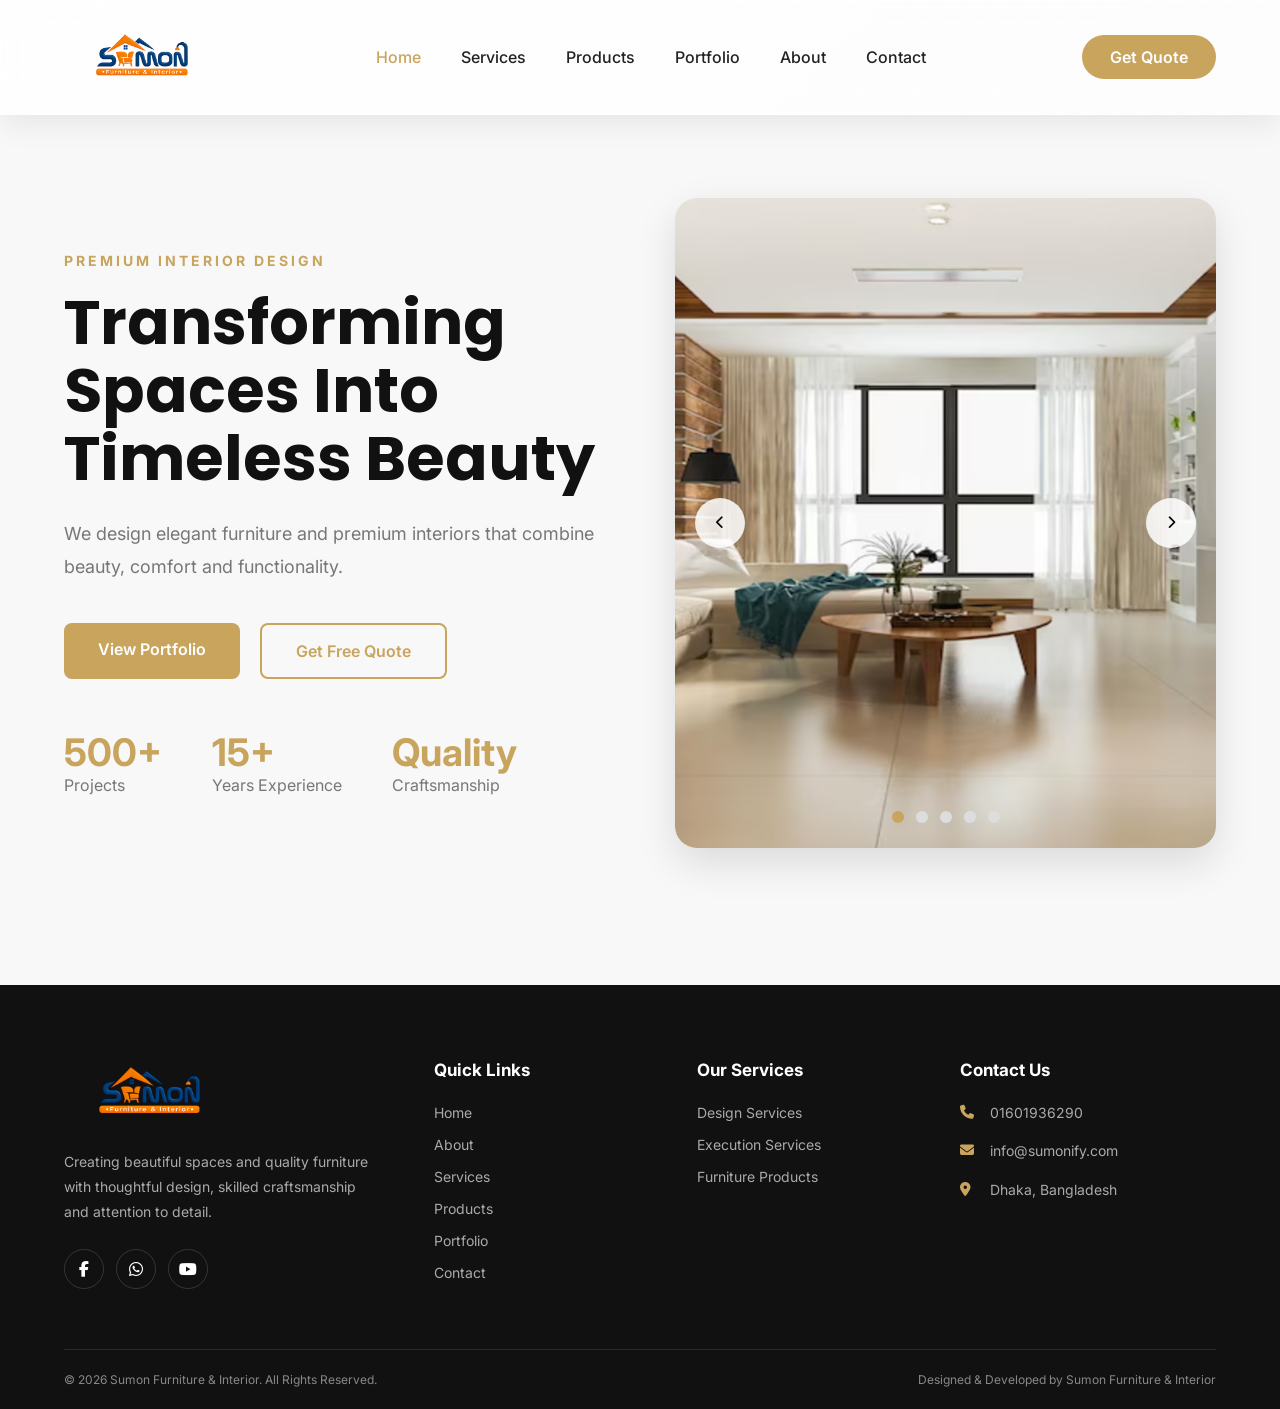
<file: index.html>
<!DOCTYPE html>
<html lang="en">

<head>
    <meta charset="UTF-8">
    <meta name="viewport" content="width=device-width, initial-scale=1.0">

    <title>Sumon Furniture & Interior</title>
    <link rel="icon" type="image/png" href="assets/images/logo/favicon.png">

    <meta name="description"
        content="Premium Furniture & Interior Design Company in Bangladesh. Home, Office, Kitchen, Wardrobe, Restaurant Interior & Custom Furniture.">

    <link rel="stylesheet" href="assets/css/style.css">

    <!-- Google Font -->
    <link
        href="https://fonts.googleapis.com/css2?family=Inter:wght@300;400;500;600;700&family=Poppins:wght@500;600;700;800&display=swap"
        rel="stylesheet">

    <!-- Font Awesome -->
    <link rel="stylesheet" href="https://cdnjs.cloudflare.com/ajax/libs/font-awesome/6.7.2/css/all.min.css">
</head>

<body>

    <!-- ==========================================
         HEADER
    =========================================== -->

    <header class="header">

        <div class="container">

            <div class="logo">
                <a href="index.html">
                    <img src="assets/images/logo/logo.png" alt="Sumon Furniture & Interior Logo">
                </a>
            </div>

            <nav class="navbar">

                <ul class="nav-links">

                    <li><a href="index.html" class="active">Home</a></li>
                    <li><a href="services.html">Services</a></li>
                    <li>
                        <a href="products.html">Products</a>
                    </li>
                    <li><a href="portfolio.html">Portfolio</a></li>
                    <li><a href="about.html">About</a></li>
                    <li><a href="contact.html">Contact</a></li>

                </ul>

            </nav>

            <a href="#" class="btn">
                Get Quote
            </a>

        </div>

    </header>

    <!-- ==========================================
     HERO SECTION
========================================== -->

    <section class="hero">

        <div class="container hero-container">

            <!-- LEFT CONTENT -->

            <div class="hero-left">

                <span class="hero-subtitle" id="hero-subtitle">
                    PREMIUM INTERIOR DESIGN
                </span>

                <h1 id="hero-title">
                    Transforming Spaces Into Timeless Beauty
                </h1>

                <p class="hero-text" id="hero-description">
                    We design elegant furniture and premium interiors that combine beauty,
                    comfort and functionality.
                </p>

                <div class="hero-btn">

                    <a href="portfolio.html" class="primary-btn">
                        View Portfolio
                    </a>

                    <a href="contact.html" class="secondary-btn">
                        Get Free Quote
                    </a>

                </div>

                <div class="hero-stats">

                    <div class="stat">
                        <h2>500+</h2>
                        <span>Projects</span>
                    </div>

                    <div class="stat">
                        <h2>15+</h2>
                        <span>Years Experience</span>
                    </div>

                    <div class="stat">
                        <h2>Quality</h2>
                        <span>Craftsmanship</span>
                    </div>

                </div>

            </div>

            <!-- RIGHT CONTENT -->
            <div class="hero-right">

                <div class="hero-slider">

                    <img id="hero-image-1" class="hero-image active" src="assets/images/hero/hero-1.jpg"
                        alt="Luxury Interior Design">

                    <img id="hero-image-2" class="hero-image" src="assets/images/hero/hero-2.jpg"
                        alt="Luxury Interior Design">

                    <button class="slider-btn prev" id="prevSlide">
                        <i class="fa-solid fa-chevron-left"></i>
                    </button>

                    <button class="slider-btn next" id="nextSlide">
                        <i class="fa-solid fa-chevron-right"></i>
                    </button>

                    <div class="slider-dots">

                        <span class="dot active"></span>
                        <span class="dot"></span>
                        <span class="dot"></span>
                        <span class="dot"></span>
                        <span class="dot"></span>

                    </div>

                </div>

            </div>
        </div>


    </section>
    <!-- ==========================================
     FOOTER
========================================== -->

    <footer class="footer">

        <div class="container">

            <div class="footer-grid">


                <!-- BRAND -->

                <div class="footer-about">

                    <a href="index.html" class="footer-logo">

                        <img src="assets/images/logo/logo.png" alt="Sumon Furniture & Interior">

                    </a>

                    <p>

                        Creating beautiful spaces and quality furniture
                        with thoughtful design, skilled craftsmanship
                        and attention to detail.

                    </p>

                    <div class="footer-social">

                        <a href="https://www.facebook.com/SumonFurnitureInterior" target="_blank" rel="noopener noreferrer" aria-label="Facebook">

                            <i class="fa-brands fa-facebook-f"></i>

                        </a>

                        <a href="https://wa.me/8801601936290" target="_blank" rel="noopener noreferrer" aria-label="WhatsApp">

                            <i class="fa-brands fa-whatsapp"></i>

                        </a>
                        <a href="https://www.youtube.com/@SumonFurnitureInterior" target="_blank"
                            rel="noopener noreferrer" aria-label="youtube">

                            <i class="fa-brands fa-youtube"></i>

                        </a>

                    </div>

                </div>


                <!-- QUICK LINKS -->

                <div class="footer-links">

                    <h3>
                        Quick Links
                    </h3>

                    <ul>

                        <li>
                            <a href="index.html">Home</a>
                        </li>

                        <li>
                            <a href="about.html">About</a>
                        </li>

                        <li>
                            <a href="services.html">Services</a>
                        </li>

                        <li>
                            <a href="products.html">Products</a>
                        </li>

                        <li>
                            <a href="portfolio.html">Portfolio</a>
                        </li>

                        <li>
                            <a href="contact.html">Contact</a>
                        </li>

                    </ul>

                </div>


                <!-- SERVICES -->

                <div class="footer-links">

                    <h3>
                        Our Services
                    </h3>

                    <ul>

                        <li>
                            <a href="design-services.html">
                                Design Services
                            </a>
                        </li>

                        <li>
                            <a href="execution-services.html">
                                Execution Services
                            </a>
                        </li>

                        <li>
                            <a href="products.html">
                                Furniture Products
                            </a>
                        </li>

                    </ul>

                </div>


                <!-- CONTACT -->

                <div class="footer-contact">

                    <h3>
                        Contact Us
                    </h3>

                    <p>

                        <i class="fa-solid fa-phone"></i>

                        01601936290

                    </p>

                    <p>

                        <i class="fa-solid fa-envelope"></i>

                        info@sumonify.com

                    </p>

                    <p>

                        <i class="fa-solid fa-location-dot"></i>

                        Dhaka, Bangladesh

                    </p>

                </div>

            </div>


            <!-- COPYRIGHT -->

            <div class="footer-bottom">

                <p>

                    © 2026 Sumon Furniture & Interior.
                    All Rights Reserved.

                </p>

                <p>

                    Designed & Developed by Sumon Furniture & Interior

                </p>

            </div>

        </div>

    </footer>

    <script src="assets/js/script.js"></script>

</body>

</html>
</file>
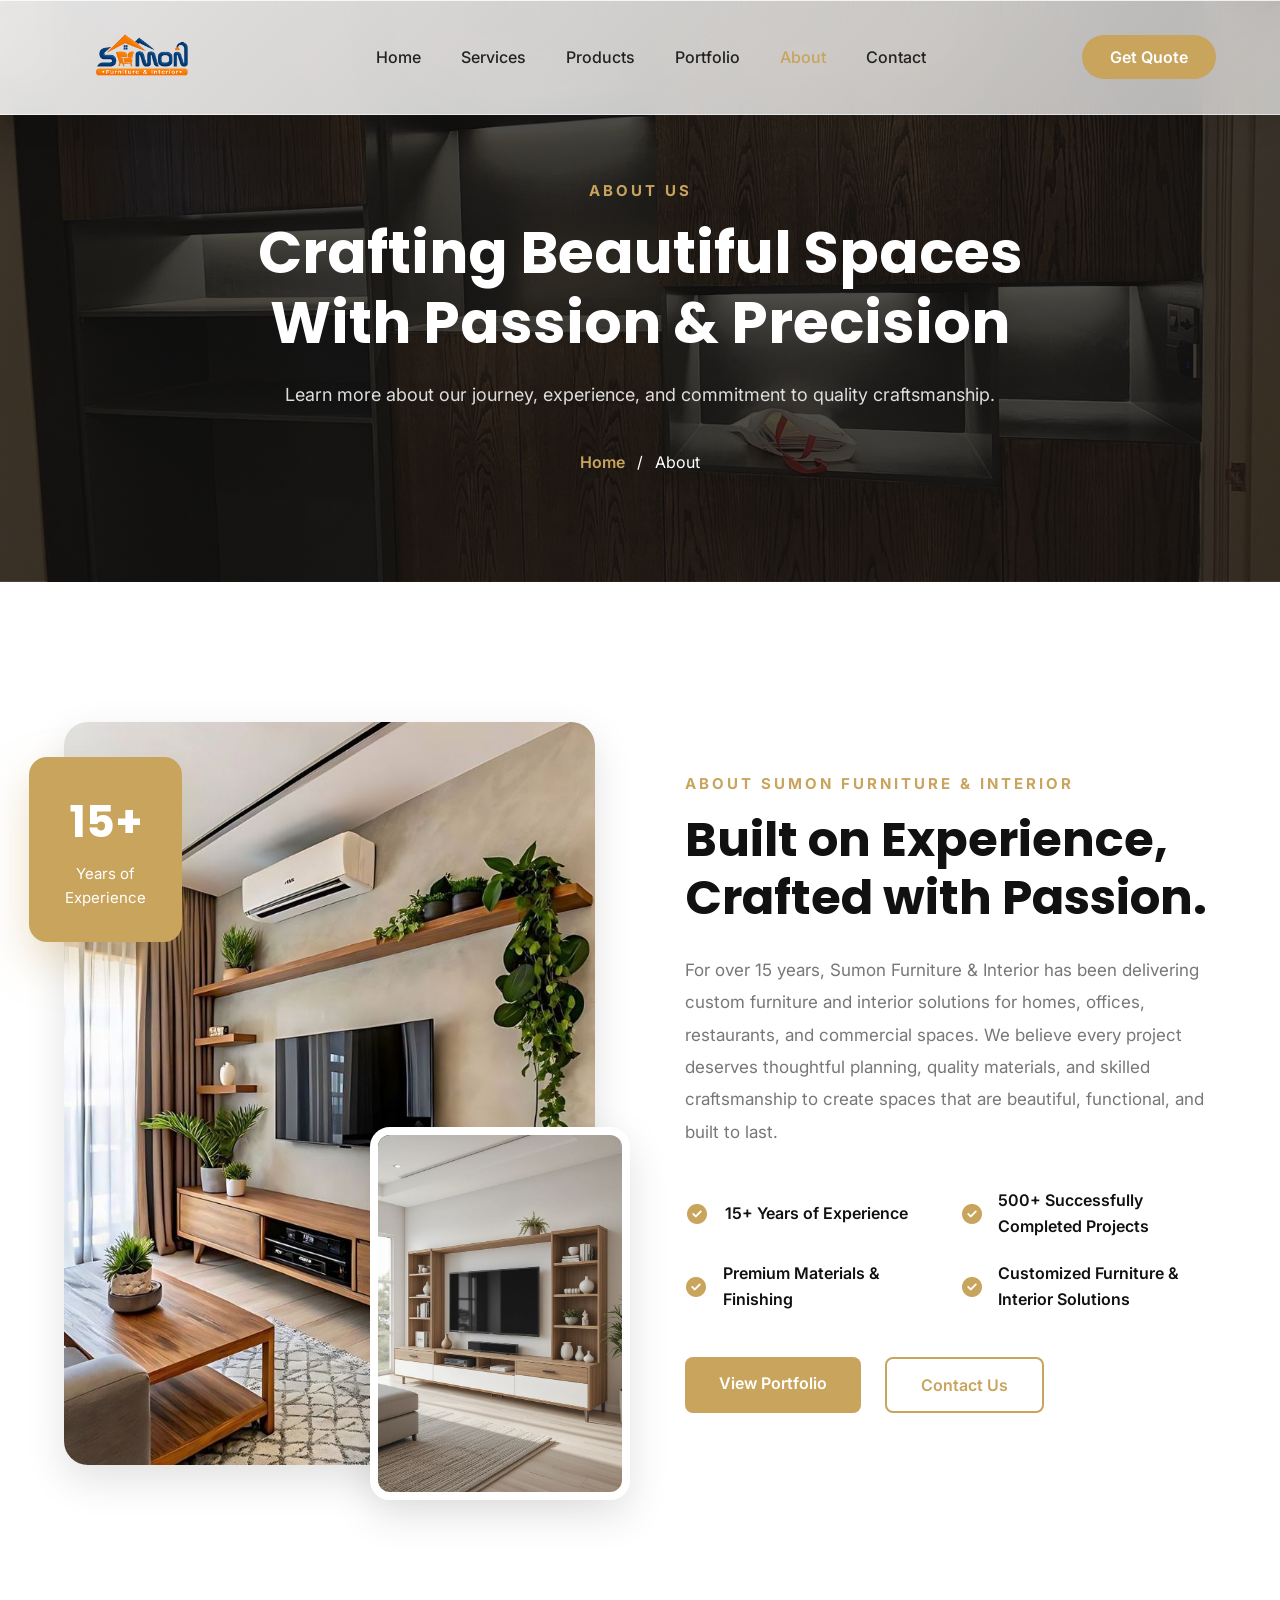
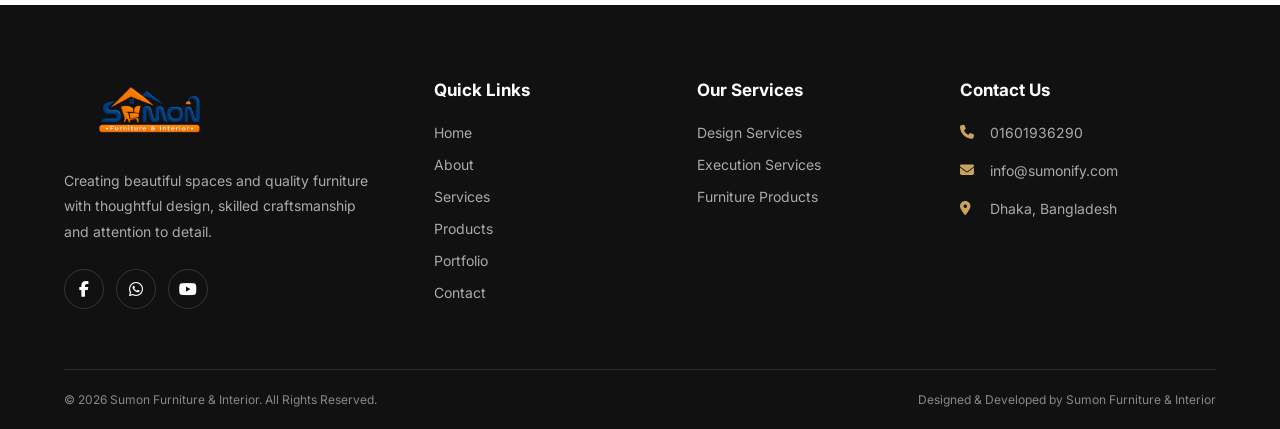
<file: about.html>
<!DOCTYPE html>
<html lang="en">

<head>

    <meta charset="UTF-8">

    <meta name="viewport" content="width=device-width, initial-scale=1.0">

    <title>About Us | Sumon Furniture & Interior</title>
    <link rel="icon" type="image/png" href="assets/images/logo/favicon.png">

    <meta name="description"
        content="Learn more about Sumon Furniture & Interior, our experience, craftsmanship, and commitment to delivering premium furniture and interior solutions in Bangladesh.">

    <link rel="stylesheet" href="assets/css/style.css">

    <!-- Google Font -->

    <link
        href="https://fonts.googleapis.com/css2?family=Inter:wght@300;400;500;600;700&family=Poppins:wght@500;600;700;800&display=swap"
        rel="stylesheet">

    <!-- Font Awesome -->

    <link rel="stylesheet" href="https://cdnjs.cloudflare.com/ajax/libs/font-awesome/6.7.2/css/all.min.css">

</head>

<body>

    <!-- ==========================================
         HEADER
    =========================================== -->

    <header class="header">

        <div class="container">

            <div class="logo">

                <a href="index.html">

                    <img src="assets/images/logo/logo.png" alt="Sumon Furniture & Interior Logo">

                </a>

            </div>

            <nav class="navbar">

                <ul class="nav-links">

                    <li><a href="index.html">Home</a></li>

                    <li><a href="services.html">Services</a></li>
                    <li>
                        <a href="products.html">Products</a>
                    </li>

                    <li><a href="portfolio.html">Portfolio</a></li>

                    <li><a href="about.html" class="active">About</a></li>

                    <li><a href="contact.html">Contact</a></li>

                </ul>

            </nav>

            <a href="contact.html" class="btn">

                Get Quote

            </a>

        </div>

    </header>

    <!-- ==========================================
         ABOUT BANNER
    =========================================== -->

    <section class="page-banner">

        <div class="container">

            <span class="page-subtitle">

                ABOUT US

            </span>

            <h1>

                Crafting Beautiful Spaces
                <br>
                With Passion & Precision

            </h1>

            <p>

                Learn more about our journey, experience,
                and commitment to quality craftsmanship.

            </p>

            <div class="breadcrumb">

                <a href="index.html">

                    Home

                </a>

                <span>/</span>

                <span>

                    About

                </span>

            </div>

        </div>

    </section>

    <!-- ==========================================
         ABOUT CONTENT
    =========================================== -->

    <section class="about-section">

        <div class="container about-container">

            <!-- LEFT -->

            <div class="about-left">

                <div class="about-images">

                    <img src="assets/images/about/about-1.jpg" alt="Interior Design" class="about-main-image">

                    <img src="assets/images/about/about-2.jpg" alt="Custom Furniture" class="about-small-image">

                    <div class="experience-card">

                        <h2>15+</h2>

                        <p>

                            Years of
                            <br>
                            Experience

                        </p>

                    </div>

                </div>

            </div>

            <!-- RIGHT -->

            <div class="about-right">

                <span class="section-subtitle">

                    ABOUT SUMON FURNITURE & INTERIOR

                </span>

                <h2>

                    Built on Experience,
                    Crafted with Passion.

                </h2>

                <p class="about-description">

                    For over 15 years, Sumon Furniture & Interior has been
                    delivering custom furniture and interior solutions for
                    homes, offices, restaurants, and commercial spaces.
                    We believe every project deserves thoughtful planning,
                    quality materials, and skilled craftsmanship to create
                    spaces that are beautiful, functional, and built to last.

                </p>

                <div class="about-features">

                    <div class="feature-item">

                        <i class="fa-solid fa-circle-check"></i>

                        <span>15+ Years of Experience</span>

                    </div>

                    <div class="feature-item">

                        <i class="fa-solid fa-circle-check"></i>

                        <span>500+ Successfully Completed Projects</span>

                    </div>

                    <div class="feature-item">

                        <i class="fa-solid fa-circle-check"></i>

                        <span>Premium Materials & Finishing</span>

                    </div>

                    <div class="feature-item">

                        <i class="fa-solid fa-circle-check"></i>

                        <span>Customized Furniture & Interior Solutions</span>

                    </div>

                </div>

                <div class="about-buttons">

                    <a href="portfolio.html" class="primary-btn">

                        View Portfolio

                    </a>

                    <a href="contact.html" class="secondary-btn">

                        Contact Us

                    </a>

                </div>

            </div>

        </div>

    </section>
    <!-- ==========================================
     FOOTER
========================================== -->

    <footer class="footer">

        <div class="container">

            <div class="footer-grid">


                <!-- BRAND -->

                <div class="footer-about">

                    <a href="index.html" class="footer-logo">

                        <img src="assets/images/logo/logo.png" alt="Sumon Furniture & Interior">

                    </a>

                    <p>

                        Creating beautiful spaces and quality furniture
                        with thoughtful design, skilled craftsmanship
                        and attention to detail.

                    </p>

                    <div class="footer-social">

                        <a href="https://www.facebook.com/SumonFurnitureInterior" target="_blank"
                            rel="noopener noreferrer" aria-label="Facebook">

                            <i class="fa-brands fa-facebook-f"></i>

                        </a>

                        <a href="https://wa.me/8801601936290" target="_blank" rel="noopener noreferrer"
                            aria-label="WhatsApp">

                            <i class="fa-brands fa-whatsapp"></i>

                        </a>
                        <a href="https://www.youtube.com/@SumonFurnitureInterior" target="_blank"
                            rel="noopener noreferrer" aria-label="youtube">

                            <i class="fa-brands fa-youtube"></i>

                        </a>


                    </div>

                </div>


                <!-- QUICK LINKS -->

                <div class="footer-links">

                    <h3>
                        Quick Links
                    </h3>

                    <ul>

                        <li>
                            <a href="index.html">Home</a>
                        </li>

                        <li>
                            <a href="about.html">About</a>
                        </li>

                        <li>
                            <a href="services.html">Services</a>
                        </li>

                        <li>
                            <a href="products.html">Products</a>
                        </li>

                        <li>
                            <a href="portfolio.html">Portfolio</a>
                        </li>

                        <li>
                            <a href="contact.html">Contact</a>
                        </li>

                    </ul>

                </div>


                <!-- SERVICES -->

                <div class="footer-links">

                    <h3>
                        Our Services
                    </h3>

                    <ul>

                        <li>
                            <a href="design-services.html">
                                Design Services
                            </a>
                        </li>

                        <li>
                            <a href="execution-services.html">
                                Execution Services
                            </a>
                        </li>

                        <li>
                            <a href="products.html">
                                Furniture Products
                            </a>
                        </li>

                    </ul>

                </div>


                <!-- CONTACT -->

                <div class="footer-contact">

                    <h3>
                        Contact Us
                    </h3>

                    <p>

                        <i class="fa-solid fa-phone"></i>

                        01601936290

                    </p>

                    <p>

                        <i class="fa-solid fa-envelope"></i>

                        info@sumonify.com

                    </p>

                    <p>

                        <i class="fa-solid fa-location-dot"></i>

                        Dhaka, Bangladesh

                    </p>

                </div>

            </div>


            <!-- COPYRIGHT -->

            <div class="footer-bottom">

                <p>

                    © 2026 Sumon Furniture & Interior.
                    All Rights Reserved.

                </p>

                <p>

                    Designed & Developed by Sumon Furniture & Interior

                </p>

            </div>

        </div>

    </footer>

    <script src="assets/js/script.js"></script>

</body>

</html>
</file>
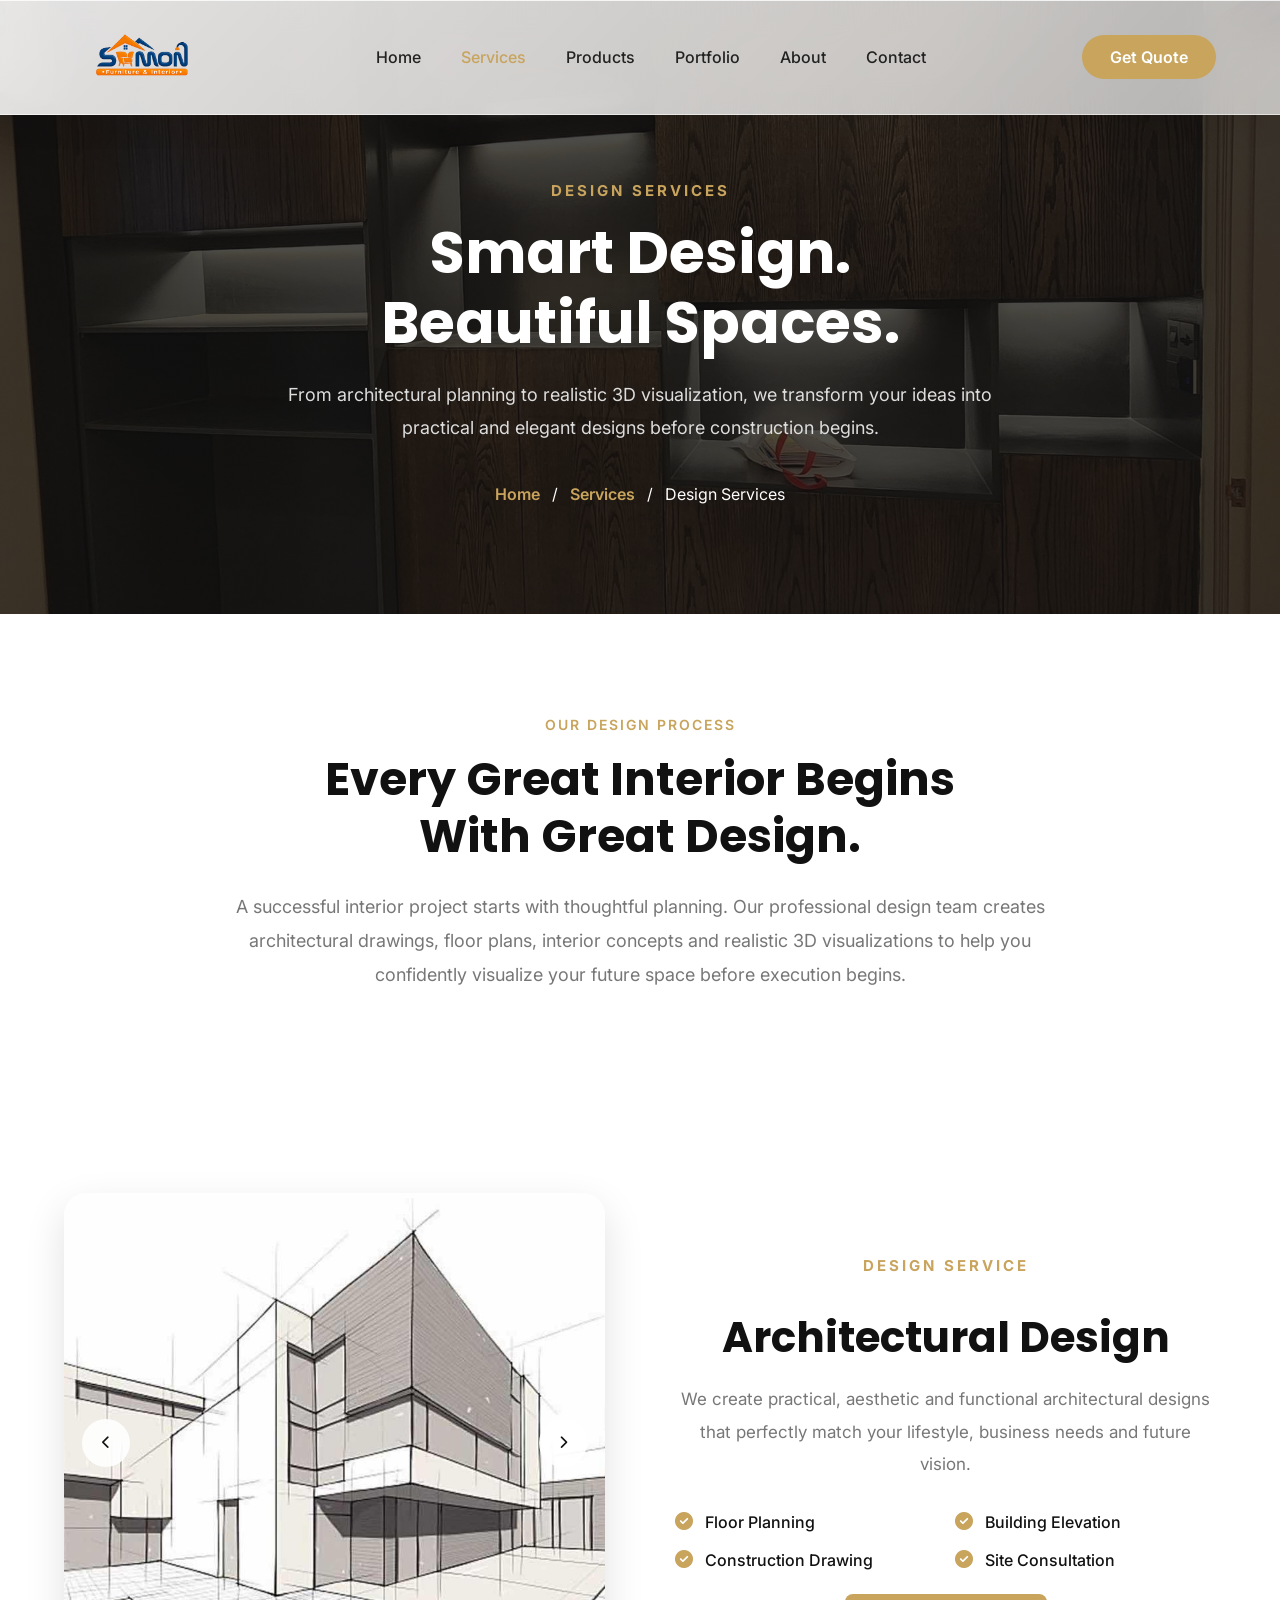
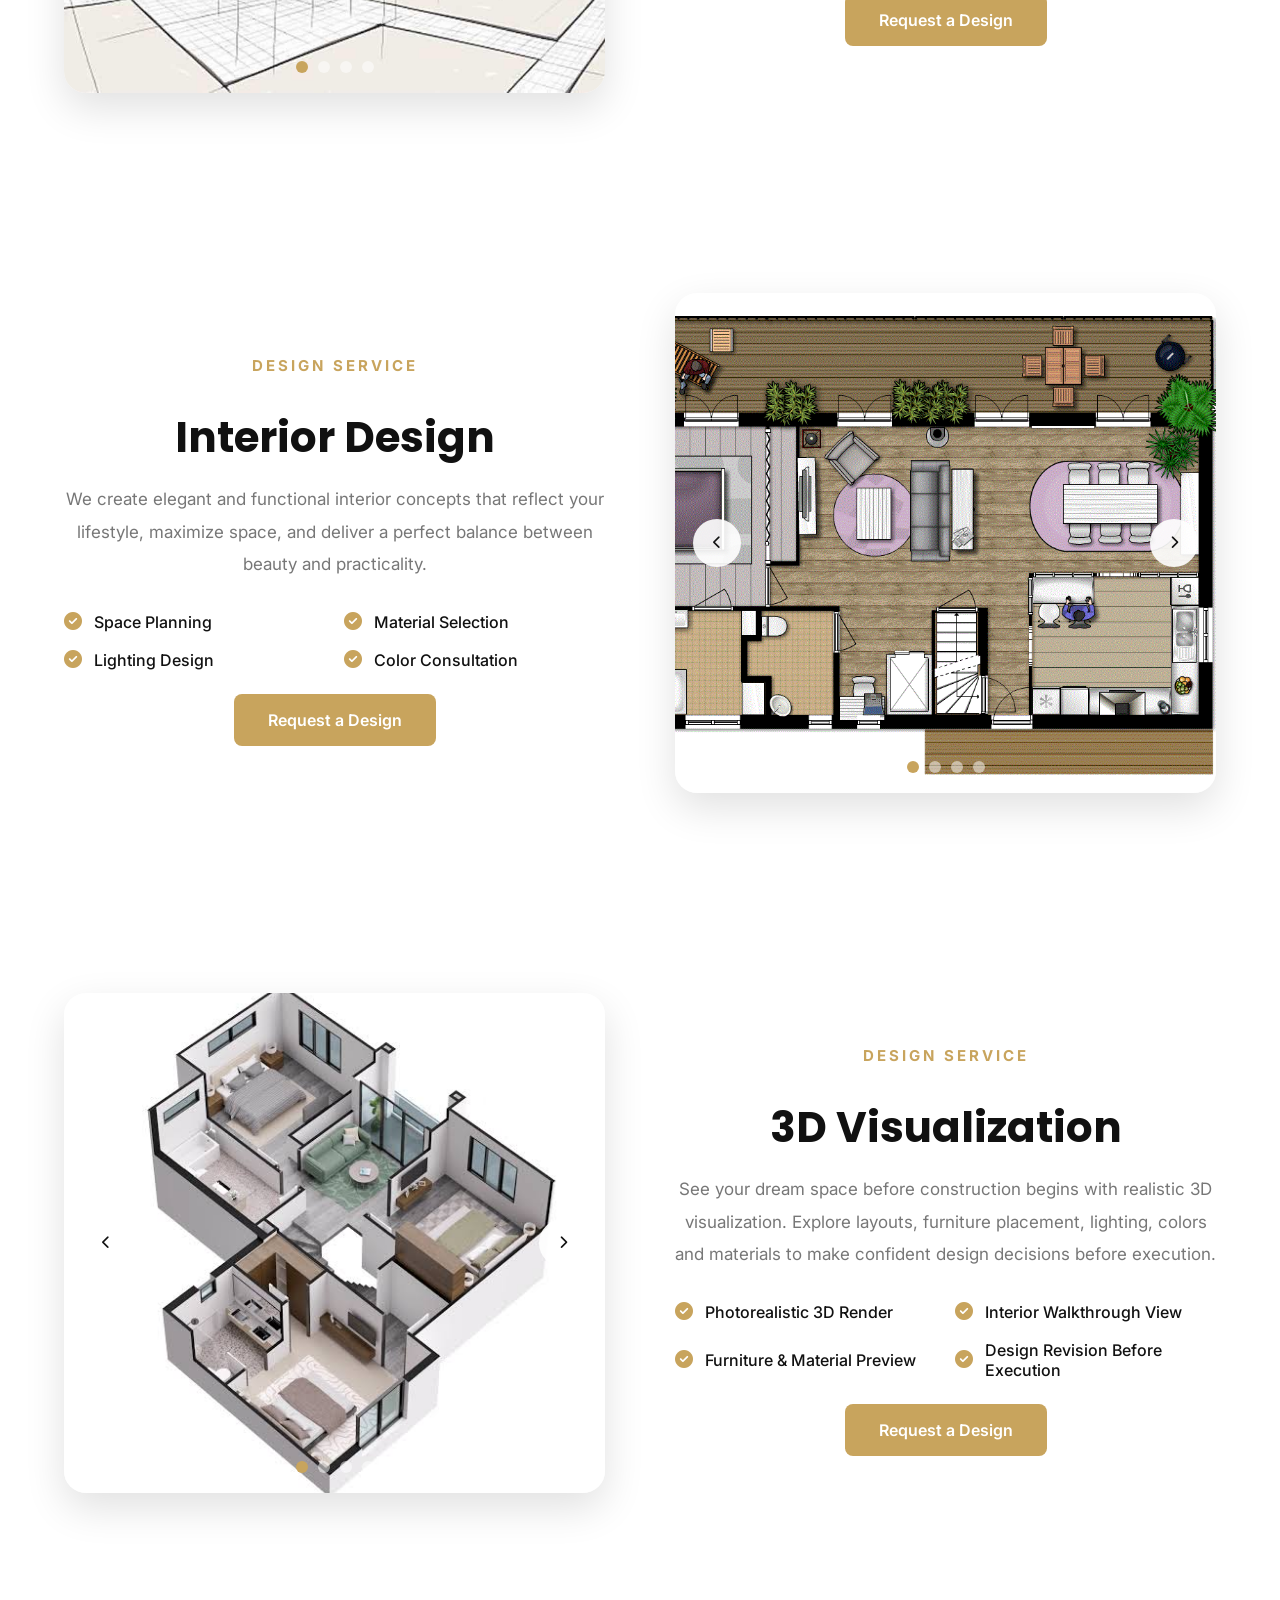
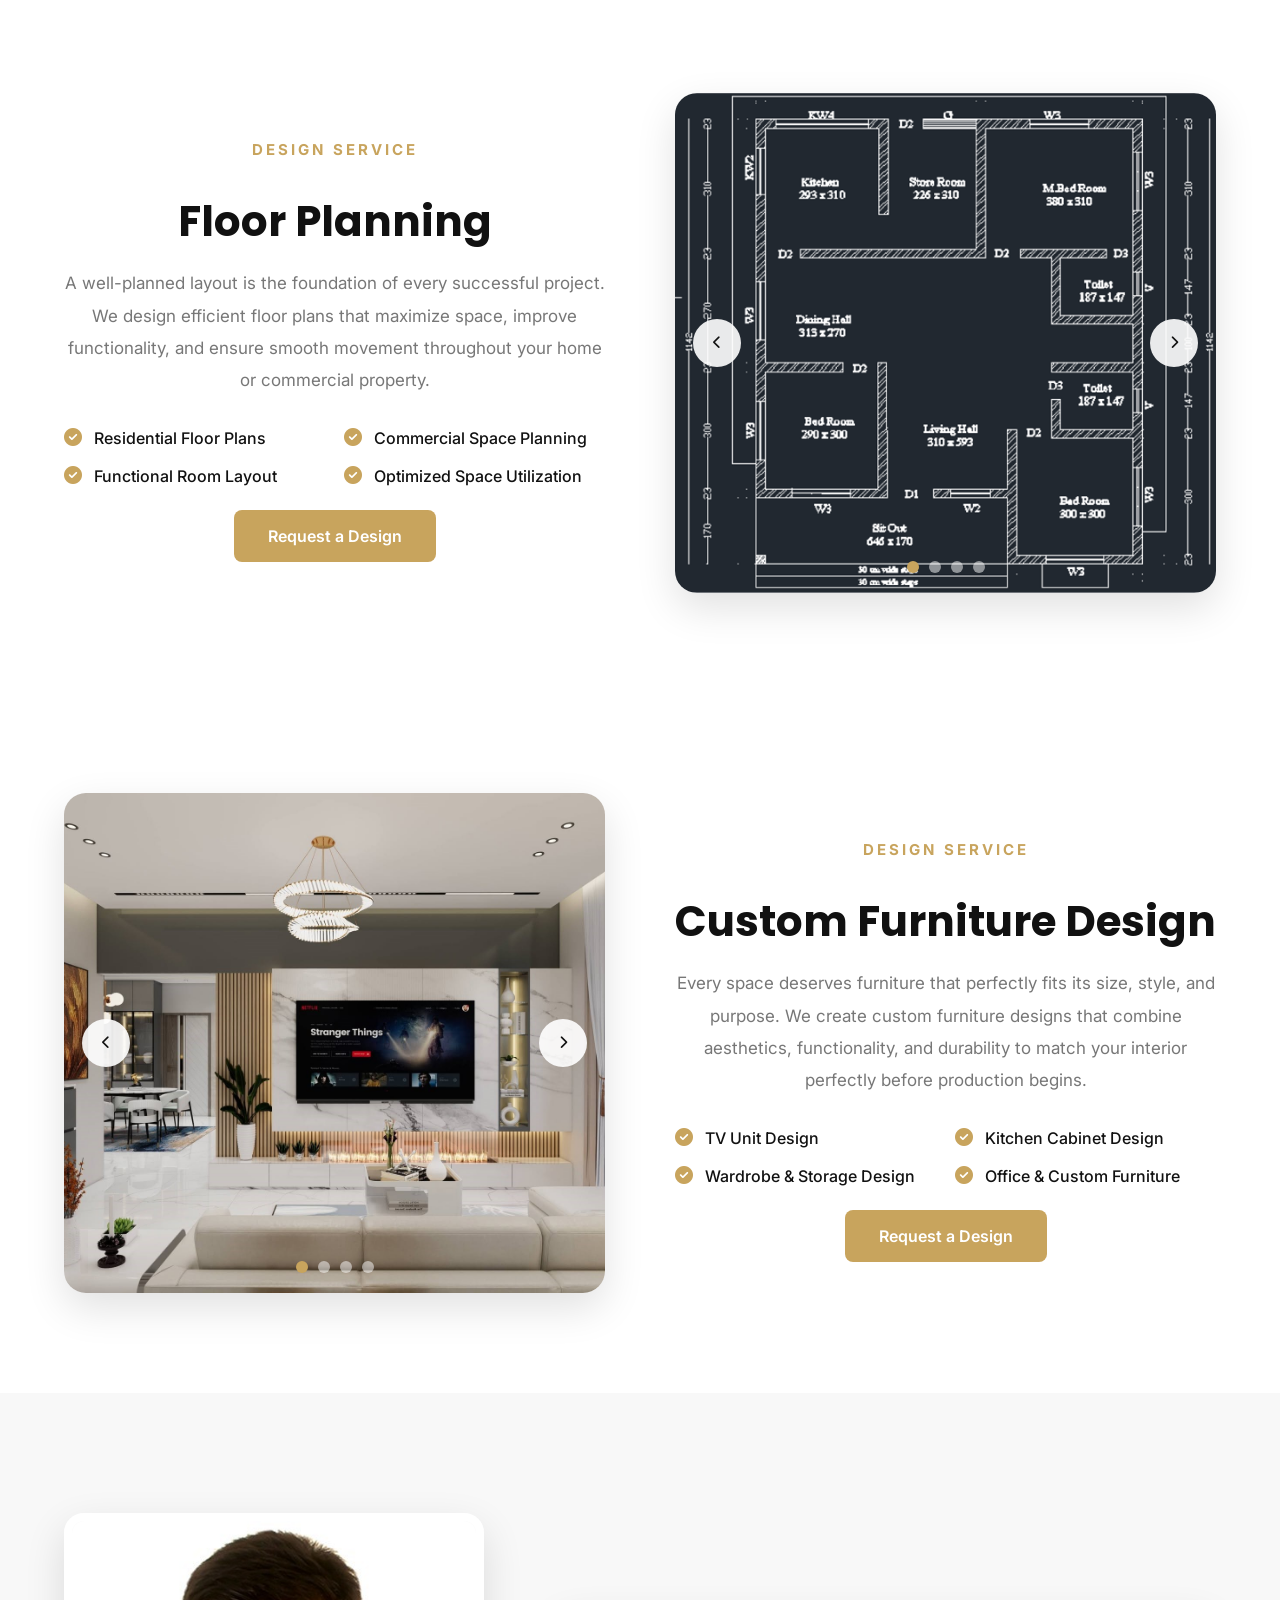
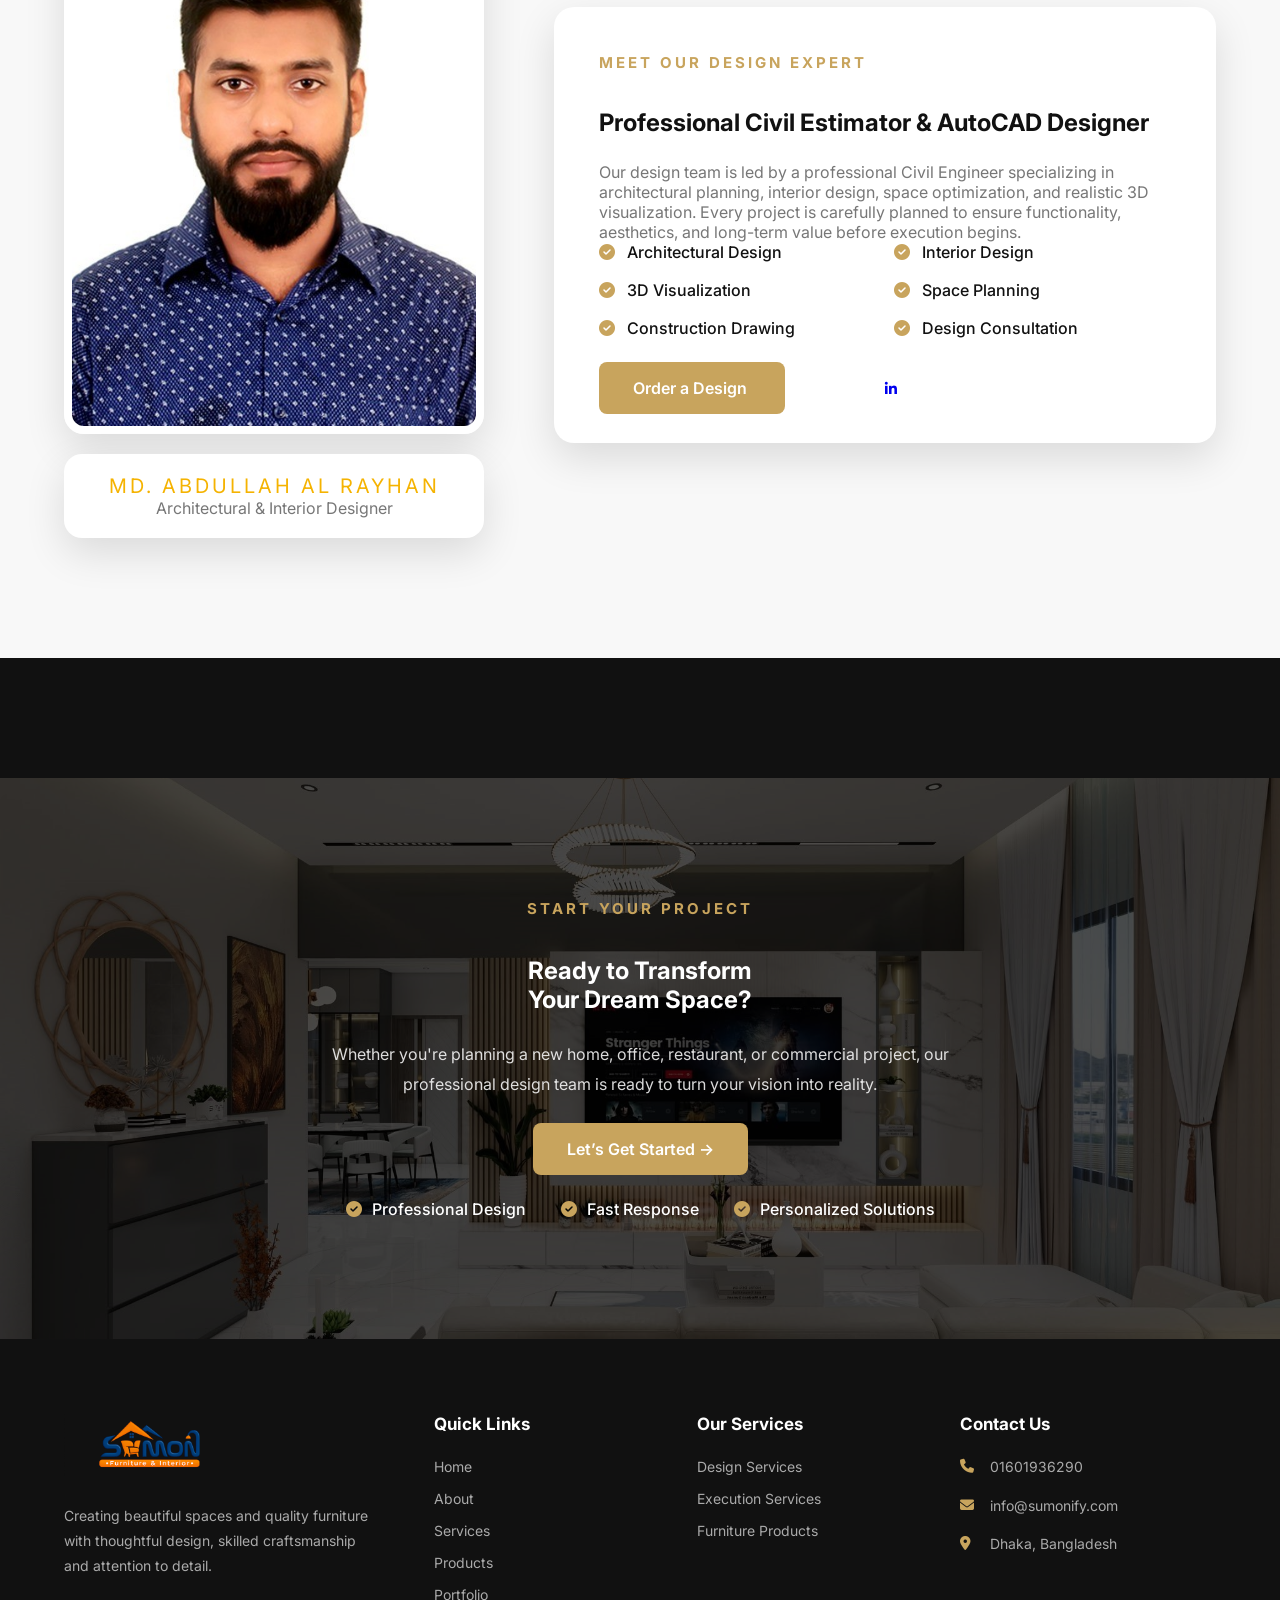
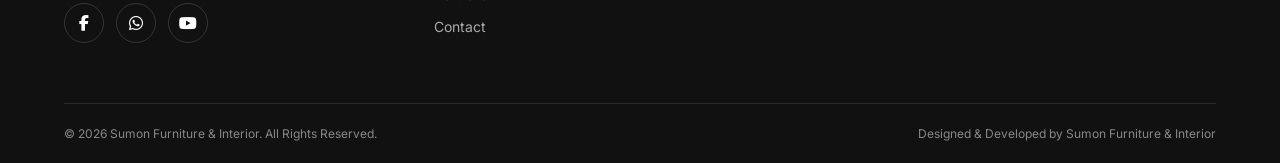
<file: design-services.html>
<!DOCTYPE html>
<html lang="en">

<head>

    <meta charset="UTF-8">

    <meta name="viewport" content="width=device-width, initial-scale=1.0">

    <title>Design Services | Sumon Furniture & Interior</title>
    <link rel="icon" type="image/png" href="assets/images/logo/favicon.png">

    <meta name="description"
        content="Professional Architectural Design, Interior Design, Floor Planning and 3D Visualization services by Sumon Furniture & Interior.">

    <link rel="stylesheet" href="assets/css/style.css">

    <!-- Google Font -->

    <link
        href="https://fonts.googleapis.com/css2?family=Inter:wght@300;400;500;600;700&family=Poppins:wght@500;600;700;800&display=swap"
        rel="stylesheet">

    <!-- Font Awesome -->

    <link rel="stylesheet" href="https://cdnjs.cloudflare.com/ajax/libs/font-awesome/6.7.2/css/all.min.css">

</head>

<body>

    <!-- ==========================================
         HEADER
    =========================================== -->

    <header class="header">

        <div class="container">

            <div class="logo">

                <a href="index.html">

                    <img src="assets/images/logo/logo.png" alt="Sumon Furniture & Interior Logo">

                </a>

            </div>

            <nav class="navbar">

                <ul class="nav-links">

                    <li><a href="index.html">Home</a></li>

                    <li><a href="services.html" class="active">Services</a></li>

                    <li>
                        <a href="products.html">Products</a>
                    </li>

                    <li><a href="portfolio.html">Portfolio</a></li>

                    <li><a href="about.html">About</a></li>

                    <li><a href="contact.html">Contact</a></li>

                </ul>

            </nav>

            <a href="contact.html" class="btn">

                Get Quote

            </a>

        </div>

    </header>

    <!-- ==========================================
         PAGE BANNER
    =========================================== -->

    <section class="page-banner">

        <div class="container">

            <span class="page-subtitle">

                DESIGN SERVICES

            </span>

            <h1>

                Smart Design.
                <br>
                Beautiful Spaces.

            </h1>

            <p>

                From architectural planning to realistic 3D visualization,
                we transform your ideas into practical and elegant designs
                before construction begins.

            </p>

            <div class="breadcrumb">

                <a href="index.html">

                    Home

                </a>

                <span>/</span>

                <a href="services.html">

                    Services

                </a>

                <span>/</span>

                <span>

                    Design Services

                </span>

            </div>

        </div>

    </section>

    <!-- ==========================================
         INTRO SECTION
    =========================================== -->

    <section class="design-intro">

        <div class="container">

            <span class="section-subtitle">

                OUR DESIGN PROCESS

            </span>

            <h2>

                Every Great Interior Begins
                <br>
                With Great Design.

            </h2>

            <p>

                A successful interior project starts with thoughtful planning.
                Our professional design team creates architectural drawings,
                floor plans, interior concepts and realistic 3D visualizations
                to help you confidently visualize your future space before
                execution begins.

            </p>

        </div>

    </section>

    <!-- ==========================================
     ARCHITECTURAL DESIGN
========================================== -->

    <section class="design-service">

        <div class="container service-container">

            <!-- IMAGE -->

            <div class="service-slider">

                <!-- IMAGES -->

                <div class="service-images">

                    <img src="assets/images/design-services/architectural-1.jpg" class="service-image active"
                        alt="Modern Architectural Design">

                    <img src="assets/images/design-services/architectural-2.jpg" class="service-image"
                        alt="Residential Architectural Design">

                    <img src="assets/images/design-services/architectural-3.jpg" class="service-image"
                        alt="Commercial Architectural Design">

                    <img src="assets/images/design-services/architectural-4.jpg" class="service-image"
                        alt="Luxury House Design">

                </div>

                <!-- ARROWS -->

                <button class="service-arrow prev">

                    <i class="fa-solid fa-chevron-left"></i>

                </button>

                <button class="service-arrow next">

                    <i class="fa-solid fa-chevron-right"></i>

                </button>

                <!-- DOTS (JavaScript Automatically Creates Them) -->

                <div class="service-dots"></div>

            </div>
            <!-- CONTENT -->

            <div class="service-content">

                <span class="section-subtitle">

                    DESIGN SERVICE

                </span>

                <h2>

                    Architectural Design

                </h2>

                <p>

                    We create practical, aesthetic and functional architectural
                    designs that perfectly match your lifestyle, business needs
                    and future vision.

                </p>

                <div class="service-features">

                    <div>

                        <i class="fa-solid fa-circle-check"></i>

                        Floor Planning

                    </div>

                    <div>

                        <i class="fa-solid fa-circle-check"></i>

                        Building Elevation

                    </div>

                    <div>

                        <i class="fa-solid fa-circle-check"></i>

                        Construction Drawing

                    </div>

                    <div>

                        <i class="fa-solid fa-circle-check"></i>

                        Site Consultation

                    </div>

                </div>

                <a href="contact.html" class="primary-btn">

                    Request a Design

                </a>

            </div>

        </div>

    </section>
    <!-- ==========================================
     INTERIOR DESIGN
========================================== -->

    <section class="design-service">

        <div class="container service-container">

            <!-- CONTENT -->

            <div class="service-content">

                <span class="section-subtitle">
                    DESIGN SERVICE
                </span>

                <h2>
                    Interior Design
                </h2>

                <p>
                    We create elegant and functional interior concepts that
                    reflect your lifestyle, maximize space, and deliver a
                    perfect balance between beauty and practicality.
                </p>

                <div class="service-features">

                    <div>
                        <i class="fa-solid fa-circle-check"></i>
                        Space Planning
                    </div>

                    <div>
                        <i class="fa-solid fa-circle-check"></i>
                        Material Selection
                    </div>

                    <div>
                        <i class="fa-solid fa-circle-check"></i>
                        Lighting Design
                    </div>

                    <div>
                        <i class="fa-solid fa-circle-check"></i>
                        Color Consultation
                    </div>

                </div>

                <a href="contact.html" class="primary-btn">
                    Request a Design
                </a>

            </div>

            <!-- IMAGE -->

            <div class="service-slider">

                <div class="service-images">

                    <img src="assets/images/design-services/interior-1.jpg" class="service-image active"
                        alt="Interior Design">

                    <img src="assets/images/design-services/interior-2.jpg" class="service-image" alt="Interior Design">

                    <img src="assets/images/design-services/interior-3.jpg" class="service-image" alt="Interior Design">

                    <img src="assets/images/design-services/interior-4.jpg" class="service-image" alt="Interior Design">

                </div>

                <button class="service-arrow prev">
                    <i class="fa-solid fa-chevron-left"></i>
                </button>

                <button class="service-arrow next">
                    <i class="fa-solid fa-chevron-right"></i>
                </button>

                <div class="service-dots"></div>

            </div>

        </div>

    </section>
    <!-- ==========================================
     3D VISUALIZATION
========================================== -->

    <section class="design-service">

        <div class="container service-container">

            <!-- IMAGE -->

            <div class="service-slider">

                <div class="service-images">

                    <img src="assets/images/design-services/3d-1.jpg" class="service-image active"
                        alt="3D Visualization">

                    <img src="assets/images/design-services/3d-2.jpg" class="service-image" alt="3D Visualization">

                    <img src="assets/images/design-services/3d-3.jpg" class="service-image" alt="3D Visualization">

                    <img src="assets/images/design-services/3d-4.jpg" class="service-image" alt="3D Visualization">

                </div>

                <button class="service-arrow prev">

                    <i class="fa-solid fa-chevron-left"></i>

                </button>

                <button class="service-arrow next">

                    <i class="fa-solid fa-chevron-right"></i>

                </button>

                <div class="service-dots"></div>

            </div>

            <!-- CONTENT -->

            <div class="service-content">

                <span class="section-subtitle">

                    DESIGN SERVICE

                </span>

                <h2>

                    3D Visualization

                </h2>

                <p>

                    See your dream space before construction begins with realistic
                    3D visualization. Explore layouts, furniture placement,
                    lighting, colors and materials to make confident design
                    decisions before execution.

                </p>

                <div class="service-features">

                    <div>

                        <i class="fa-solid fa-circle-check"></i>

                        Photorealistic 3D Render

                    </div>

                    <div>

                        <i class="fa-solid fa-circle-check"></i>

                        Interior Walkthrough View

                    </div>

                    <div>

                        <i class="fa-solid fa-circle-check"></i>

                        Furniture & Material Preview

                    </div>

                    <div>

                        <i class="fa-solid fa-circle-check"></i>

                        Design Revision Before Execution

                    </div>

                </div>

                <a href="contact.html" class="primary-btn">

                    Request a Design

                </a>

            </div>

        </div>

    </section>
    <!-- ==========================================
     FLOOR PLANNING
========================================== -->

    <section class="design-service">

        <div class="container service-container reverse">

            <!-- CONTENT -->

            <div class="service-content">

                <span class="section-subtitle">

                    DESIGN SERVICE

                </span>

                <h2>

                    Floor Planning

                </h2>

                <p>

                    A well-planned layout is the foundation of every successful
                    project. We design efficient floor plans that maximize space,
                    improve functionality, and ensure smooth movement throughout
                    your home or commercial property.

                </p>

                <div class="service-features">

                    <div>

                        <i class="fa-solid fa-circle-check"></i>

                        Residential Floor Plans

                    </div>

                    <div>

                        <i class="fa-solid fa-circle-check"></i>

                        Commercial Space Planning

                    </div>

                    <div>

                        <i class="fa-solid fa-circle-check"></i>

                        Functional Room Layout

                    </div>

                    <div>

                        <i class="fa-solid fa-circle-check"></i>

                        Optimized Space Utilization

                    </div>

                </div>

                <a href="contact.html" class="primary-btn">

                    Request a Design

                </a>

            </div>

            <!-- IMAGE -->

            <div class="service-slider">

                <div class="service-images">

                    <img src="assets/images/design-services/floor-1.jpg" class="service-image active"
                        alt="Floor Planning">

                    <img src="assets/images/design-services/floor-2.jpg" class="service-image" alt="Floor Planning">

                    <img src="assets/images/design-services/floor-3.jpg" class="service-image" alt="Floor Planning">

                    <img src="assets/images/design-services/floor-4.jpg" class="service-image" alt="Floor Planning">

                </div>

                <button class="service-arrow prev">

                    <i class="fa-solid fa-chevron-left"></i>

                </button>

                <button class="service-arrow next">

                    <i class="fa-solid fa-chevron-right"></i>

                </button>

                <div class="service-dots"></div>

            </div>

        </div>

    </section>
    <!-- ==========================================
     FURNITURE DESIGN
========================================== -->

    <section class="design-service">

        <div class="container service-container">

            <!-- IMAGE -->

            <div class="service-slider">

                <div class="service-images">

                    <img src="assets/images/design-services/furniture-1.jpg" class="service-image active"
                        alt="Furniture Design">

                    <img src="assets/images/design-services/furniture-2.jpg" class="service-image"
                        alt="Furniture Design">

                    <img src="assets/images/design-services/furniture-3.jpg" class="service-image"
                        alt="Furniture Design">

                    <img src="assets/images/design-services/furniture-4.jpg" class="service-image"
                        alt="Furniture Design">

                </div>

                <button class="service-arrow prev">

                    <i class="fa-solid fa-chevron-left"></i>

                </button>

                <button class="service-arrow next">

                    <i class="fa-solid fa-chevron-right"></i>

                </button>

                <div class="service-dots"></div>

            </div>

            <!-- CONTENT -->

            <div class="service-content">

                <span class="section-subtitle">

                    DESIGN SERVICE

                </span>

                <h2>

                    Custom Furniture Design

                </h2>

                <p>

                    Every space deserves furniture that perfectly fits its size,
                    style, and purpose. We create custom furniture designs that
                    combine aesthetics, functionality, and durability to match
                    your interior perfectly before production begins.

                </p>

                <div class="service-features">

                    <div>

                        <i class="fa-solid fa-circle-check"></i>

                        TV Unit Design

                    </div>

                    <div>

                        <i class="fa-solid fa-circle-check"></i>

                        Kitchen Cabinet Design

                    </div>

                    <div>

                        <i class="fa-solid fa-circle-check"></i>

                        Wardrobe & Storage Design

                    </div>

                    <div>

                        <i class="fa-solid fa-circle-check"></i>

                        Office & Custom Furniture

                    </div>

                </div>

                <a href="contact.html" class="primary-btn">

                    Request a Design

                </a>

            </div>

        </div>

    </section>
    <!-- ==========================================
     DESIGN ENGINEER
========================================== -->

    <section class="design-engineer">

        <div class="container engineer-container">

            <!-- IMAGE -->

            <div class="engineer-image">

                <img src="assets/images/design-services/engineer.jpg" alt="Professional Civil Engineer">


                <div class="engineer-badge">

                    <span>MD. ABDULLAH AL RAYHAN</span>


                    <p>Architectural & Interior Designer</p>

                </div>
            </div>

            <!-- CONTENT -->

            <div class="engineer-content">

                <span class="section-subtitle">

                    MEET OUR DESIGN EXPERT

                </span>

                <h2>

                    Professional Civil Estimator & AutoCAD Designer
                </h2>

                <p>

                    Our design team is led by a professional Civil Engineer
                    specializing in architectural planning, interior design,
                    space optimization, and realistic 3D visualization. Every
                    project is carefully planned to ensure functionality,
                    aesthetics, and long-term value before execution begins.

                </p>

                <div class="engineer-skills">

                    <div>

                        <i class="fa-solid fa-circle-check"></i>

                        Architectural Design

                    </div>

                    <div>

                        <i class="fa-solid fa-circle-check"></i>

                        Interior Design

                    </div>

                    <div>

                        <i class="fa-solid fa-circle-check"></i>

                        3D Visualization

                    </div>

                    <div>

                        <i class="fa-solid fa-circle-check"></i>

                        Space Planning

                    </div>

                    <div>

                        <i class="fa-solid fa-circle-check"></i>

                        Construction Drawing

                    </div>

                    <div>

                        <i class="fa-solid fa-circle-check"></i>

                        Design Consultation

                    </div>

                </div>

                <a href="contact.html" class="primary-btn">

                    Order a Design

                </a>
                <a href="#" aria-label="LinkedIn" class="engineer-social">

                    <i class="fa-brands fa-linkedin-in"></i>

                </a>


            </div>

        </div>

    </section>
    <!-- ==========================================
     CTA SECTION
========================================== -->

    <section class="design-cta">

        <div class="cta-overlay">

            <div class="container">

                <span class="section-subtitle">

                    START YOUR PROJECT

                </span>

                <h2>

                    Ready to Transform
                    <br>
                    Your Dream Space?

                </h2>

                <p>

                    Whether you're planning a new home, office, restaurant,
                    or commercial project, our professional design team is
                    ready to turn your vision into reality.

                </p>

                <a href="contact.html" class="primary-btn">

                    Let’s Get Started →

                </a>

                <div class="cta-features">

                    <div>

                        <i class="fa-solid fa-circle-check"></i>

                        Professional Design

                    </div>

                    <div>

                        <i class="fa-solid fa-circle-check"></i>

                        Fast Response

                    </div>

                    <div>

                        <i class="fa-solid fa-circle-check"></i>

                        Personalized Solutions

                    </div>

                </div>

            </div>

        </div>

    </section>
    <!-- ==========================================
     FOOTER
========================================== -->

    <footer class="footer">

        <div class="container">

            <div class="footer-grid">


                <!-- BRAND -->

                <div class="footer-about">

                    <a href="index.html" class="footer-logo">

                        <img src="assets/images/logo/logo.png" alt="Sumon Furniture & Interior">

                    </a>

                    <p>

                        Creating beautiful spaces and quality furniture
                        with thoughtful design, skilled craftsmanship
                        and attention to detail.

                    </p>

                    <div class="footer-social">
                        <a href="https://www.facebook.com/SumonFurnitureInterior" target="_blank"
                            rel="noopener noreferrer" aria-label="Facebook">

                            <i class="fa-brands fa-facebook-f"></i>

                        </a>

                        <a href="https://wa.me/8801601936290" target="_blank" rel="noopener noreferrer"
                            aria-label="WhatsApp">

                            <i class="fa-brands fa-whatsapp"></i>

                        </a>
                        <a href="https://www.youtube.com/@SumonFurnitureInterior" target="_blank"
                            rel="noopener noreferrer" aria-label="youtube">

                            <i class="fa-brands fa-youtube"></i>

                        </a>


                    </div>

                </div>


                <!-- QUICK LINKS -->

                <div class="footer-links">

                    <h3>
                        Quick Links
                    </h3>

                    <ul>

                        <li>
                            <a href="index.html">Home</a>
                        </li>

                        <li>
                            <a href="about.html">About</a>
                        </li>

                        <li>
                            <a href="services.html">Services</a>
                        </li>

                        <li>
                            <a href="products.html">Products</a>
                        </li>

                        <li>
                            <a href="portfolio.html">Portfolio</a>
                        </li>

                        <li>
                            <a href="contact.html">Contact</a>
                        </li>

                    </ul>

                </div>


                <!-- SERVICES -->

                <div class="footer-links">

                    <h3>
                        Our Services
                    </h3>

                    <ul>

                        <li>
                            <a href="design-services.html">
                                Design Services
                            </a>
                        </li>

                        <li>
                            <a href="execution-services.html">
                                Execution Services
                            </a>
                        </li>

                        <li>
                            <a href="products.html">
                                Furniture Products
                            </a>
                        </li>

                    </ul>

                </div>


                <!-- CONTACT -->

                <div class="footer-contact">

                    <h3>
                        Contact Us
                    </h3>

                    <p>

                        <i class="fa-solid fa-phone"></i>

                        01601936290

                    </p>

                    <p>

                        <i class="fa-solid fa-envelope"></i>

                        info@sumonify.com

                    </p>

                    <p>

                        <i class="fa-solid fa-location-dot"></i>

                        Dhaka, Bangladesh

                    </p>

                </div>

            </div>


            <!-- COPYRIGHT -->

            <div class="footer-bottom">

                <p>

                    © 2026 Sumon Furniture & Interior.
                    All Rights Reserved.

                </p>

                <p>

                    Designed & Developed by Sumon Furniture & Interior

                </p>

            </div>

        </div>

    </footer>

    <script src="assets/js/script.js"></script>

</body>

</html>
</file>
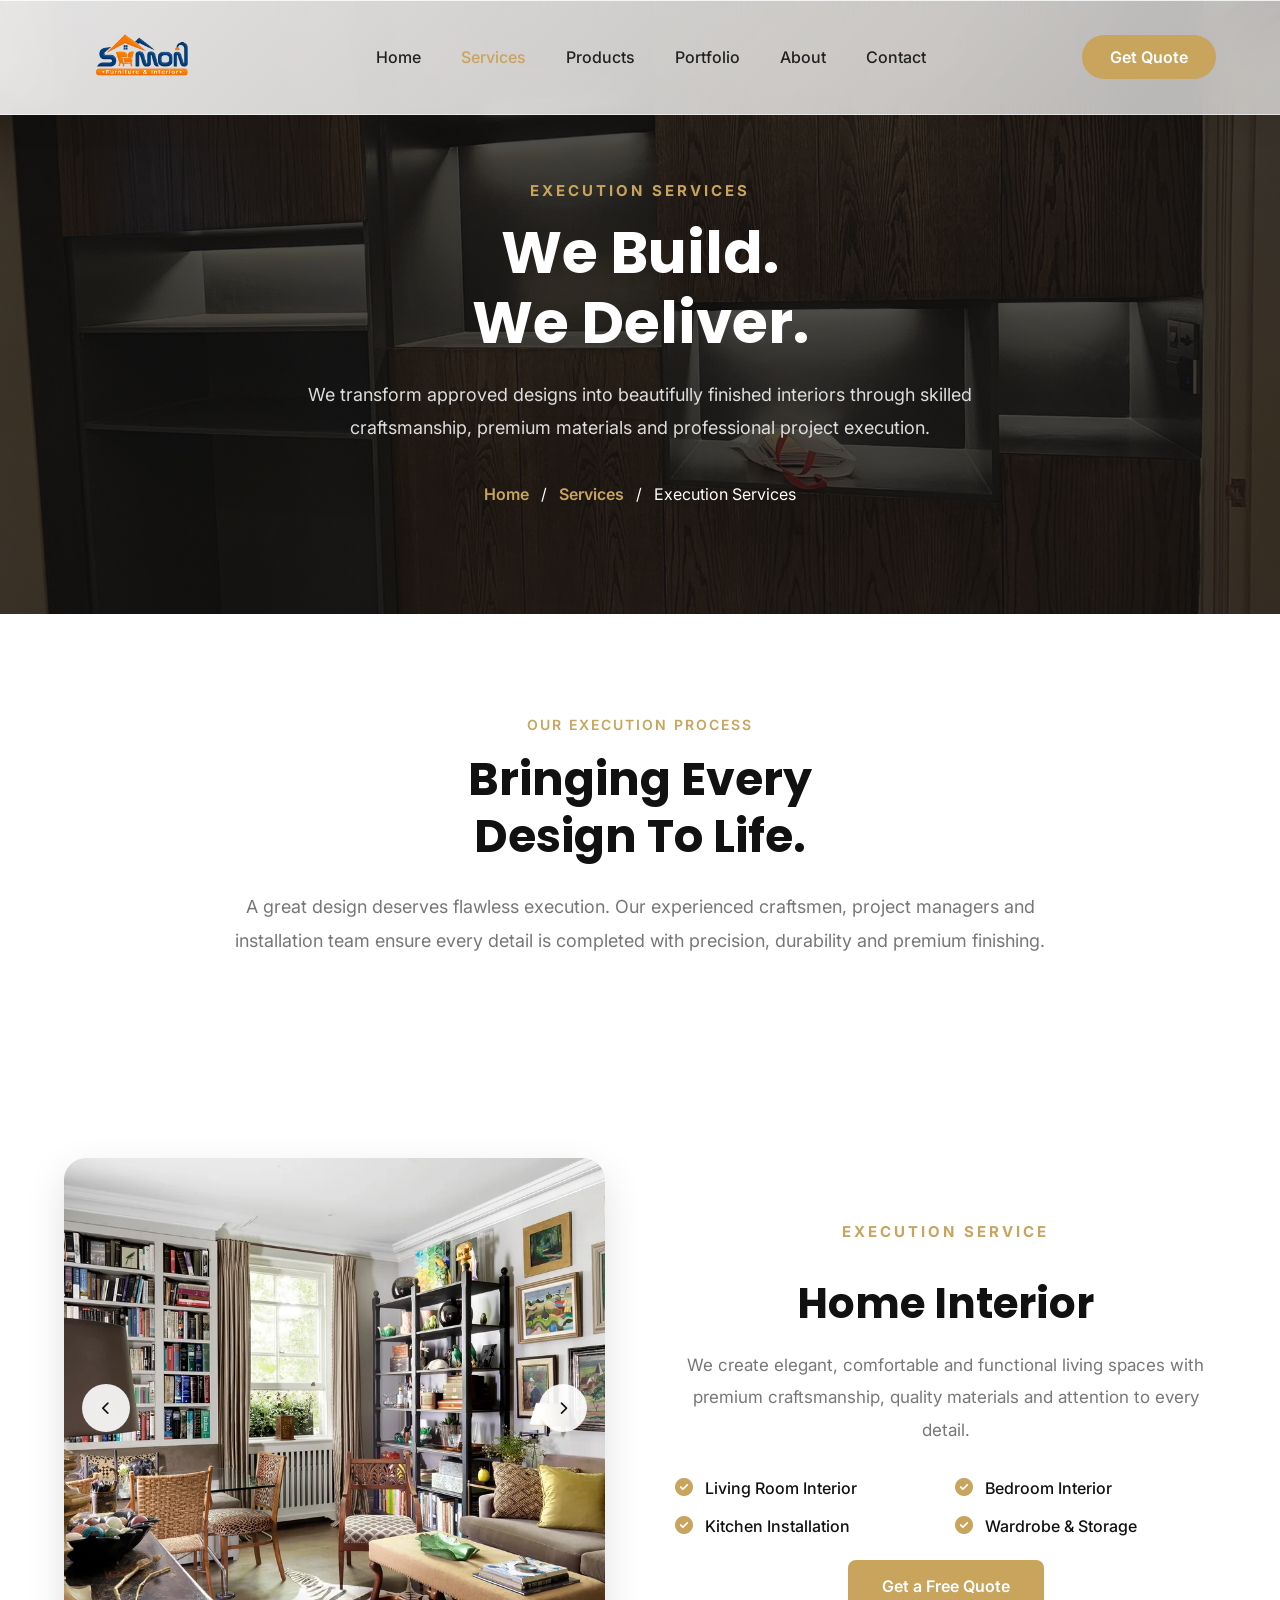
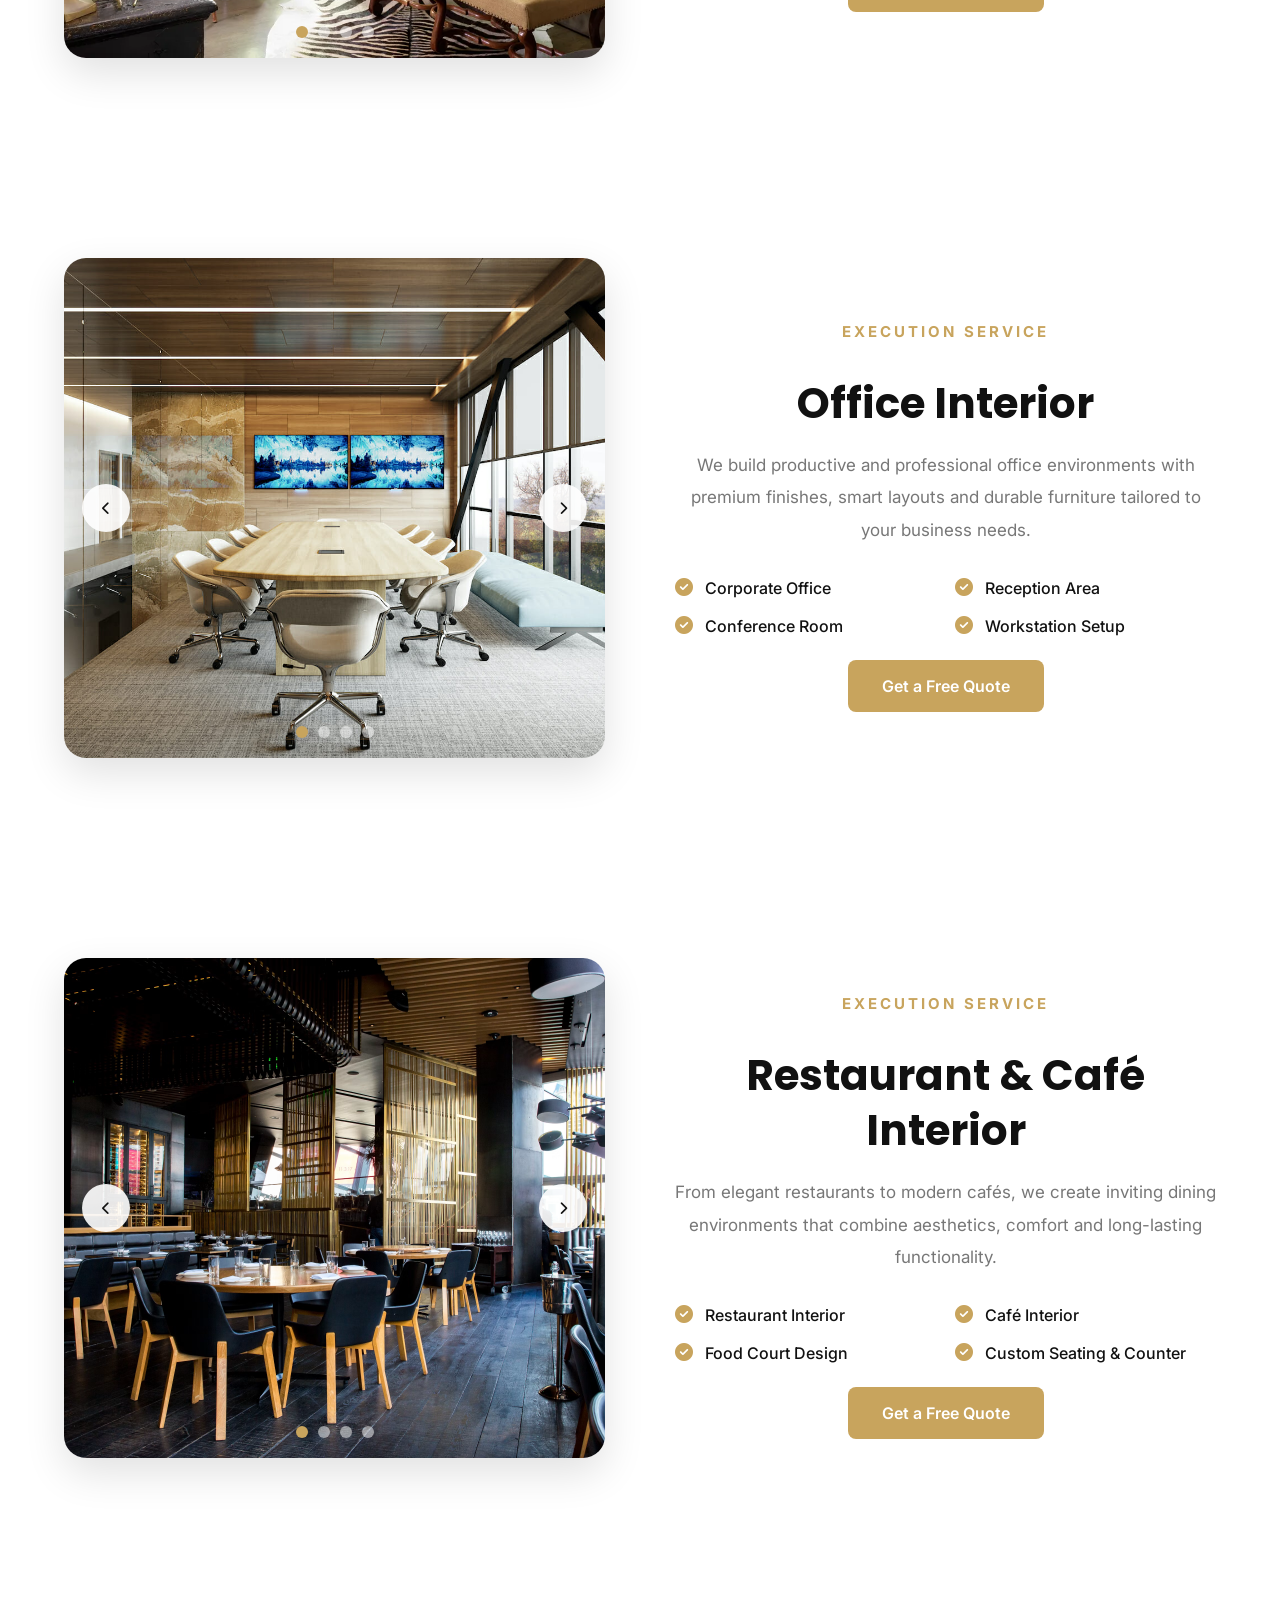
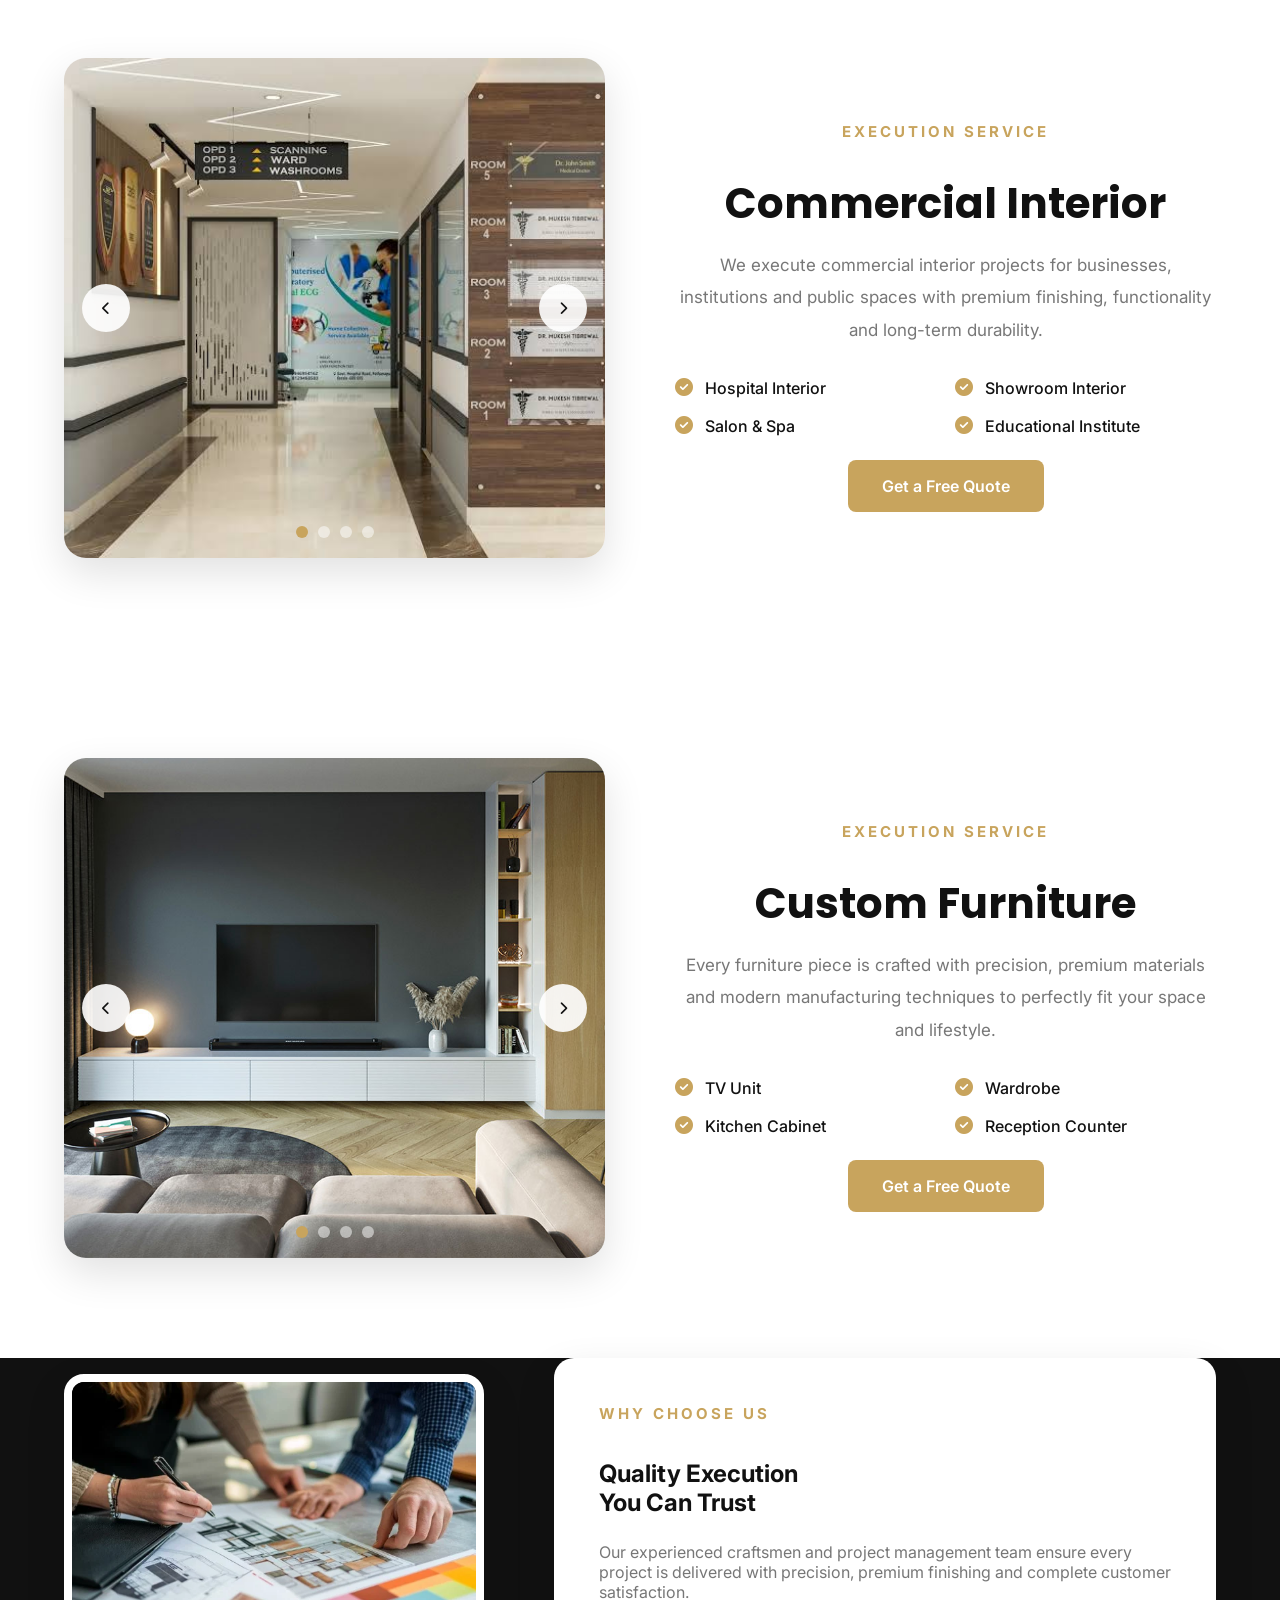
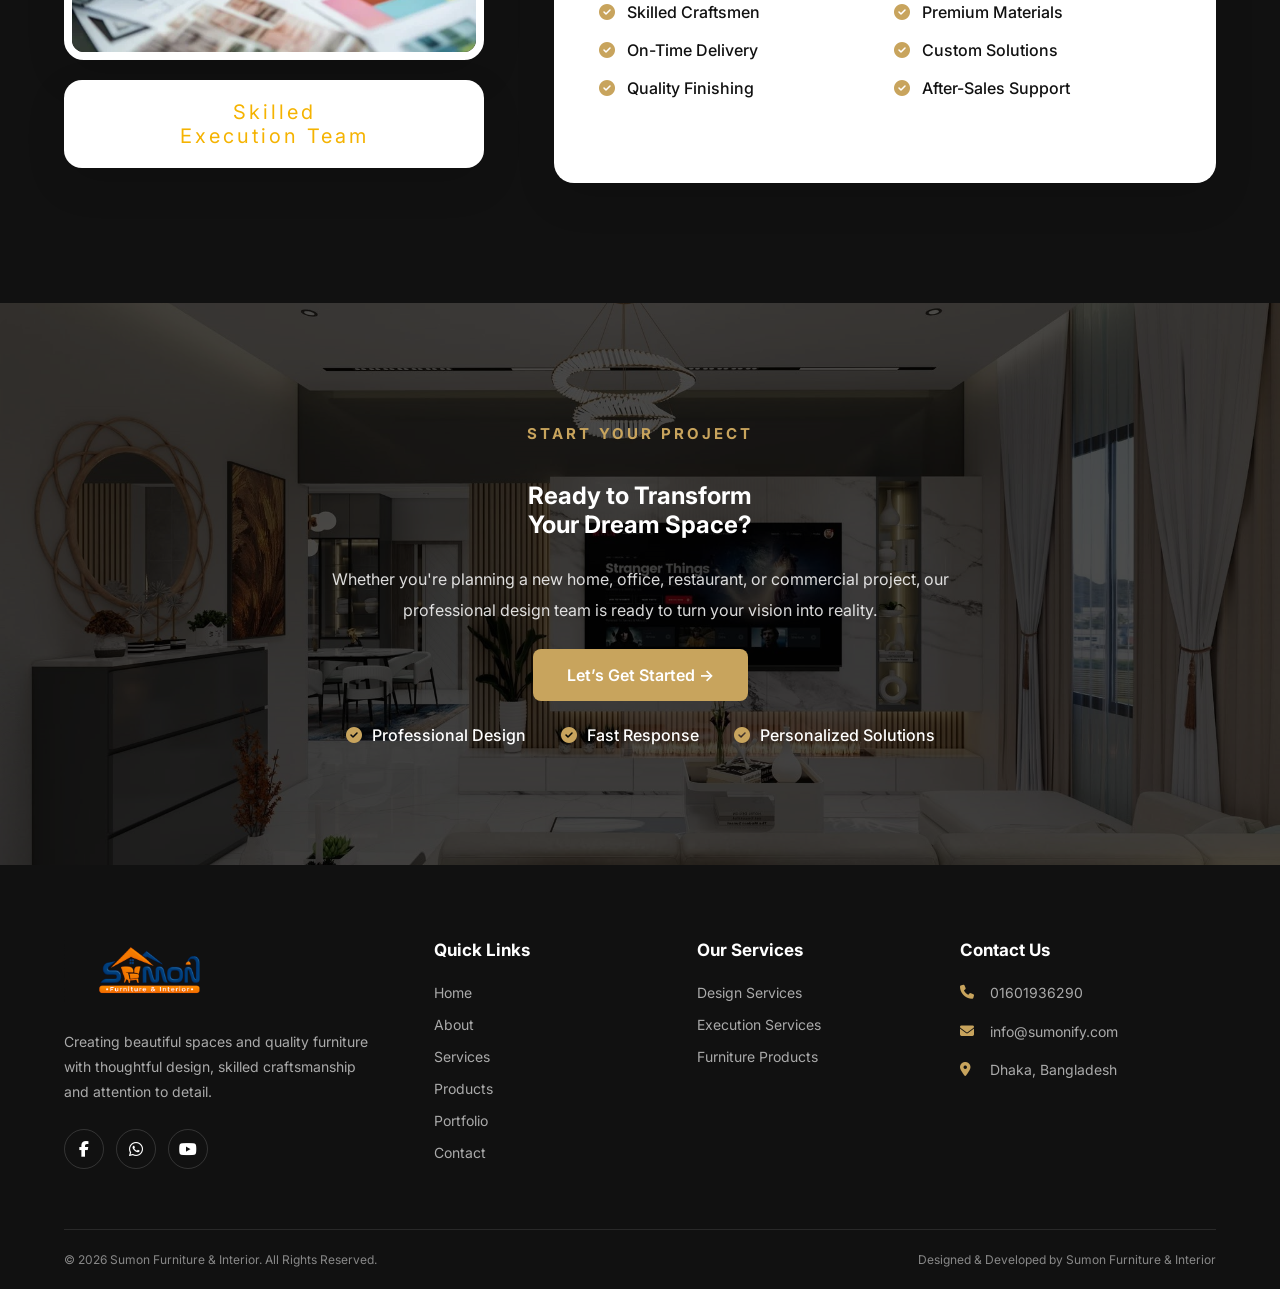
<file: execution-services.html>
<!DOCTYPE html>
<html lang="en">

<head>

    <meta charset="UTF-8">

    <meta name="viewport" content="width=device-width, initial-scale=1.0">

    <title>Execution Services | Sumon Furniture & Interior</title>
    <link rel="icon" type="image/png" href="assets/images/logo/favicon.png">

    <meta name="description"
        content="Professional interior execution, custom furniture manufacturing and complete interior solutions by Sumon Furniture & Interior.">

    <link rel="stylesheet" href="assets/css/style.css">

    <!-- Google Font -->

    <link
        href="https://fonts.googleapis.com/css2?family=Inter:wght@300;400;500;600;700&family=Poppins:wght@500;600;700;800&display=swap"
        rel="stylesheet">

    <!-- Font Awesome -->

    <link rel="stylesheet" href="https://cdnjs.cloudflare.com/ajax/libs/font-awesome/6.7.2/css/all.min.css">

</head>

<body>

    <!-- ==========================================
         HEADER
    =========================================== -->

    <header class="header">

        <div class="container">

            <div class="logo">

                <a href="index.html">

                    <img src="assets/images/logo/logo.png" alt="Sumon Furniture & Interior Logo">

                </a>

            </div>

            <nav class="navbar">

                <ul class="nav-links">

                    <li><a href="index.html">Home</a></li>

                    <li><a href="services.html" class="active">Services</a></li>

                    <li>
                        <a href="products.html">Products</a>
                    </li>

                    <li><a href="portfolio.html">Portfolio</a></li>

                    <li><a href="about.html">About</a></li>

                    <li><a href="contact.html">Contact</a></li>

                </ul>

            </nav>

            <a href="contact.html" class="btn">

                Get Quote

            </a>

        </div>

    </header>

    <!-- ==========================================
         PAGE BANNER
    =========================================== -->

    <section class="page-banner">

        <div class="container">

            <span class="page-subtitle">

                EXECUTION SERVICES

            </span>

            <h1>

                We Build.
                <br>
                We Deliver.

            </h1>

            <p>

                We transform approved designs into beautifully finished
                interiors through skilled craftsmanship, premium materials
                and professional project execution.

            </p>

            <div class="breadcrumb">

                <a href="index.html">Home</a>

                <span>/</span>

                <a href="services.html">Services</a>

                <span>/</span>

                <span>Execution Services</span>

            </div>

        </div>

    </section>

    <!-- ==========================================
         INTRO SECTION
    =========================================== -->

    <section class="design-intro">

        <div class="container">

            <span class="section-subtitle">

                OUR EXECUTION PROCESS

            </span>

            <h2>

                Bringing Every
                <br>
                Design To Life.

            </h2>

            <p>

                A great design deserves flawless execution. Our experienced
                craftsmen, project managers and installation team ensure every
                detail is completed with precision, durability and premium
                finishing.

            </p>

        </div>

    </section>

    <!-- ==========================================
         HOME INTERIOR
    =========================================== -->

    <section class="design-service">

        <div class="container service-container">

            <!-- IMAGE -->

            <div class="service-slider">

                <img src="assets/images/execution-services/home-1.jpg" class="service-image active" alt="Home Interior">

                <img src="assets/images/execution-services/home-2.jpg" class="service-image" alt="Home Interior">

                <img src="assets/images/execution-services/home-3.jpg" class="service-image" alt="Home Interior">

                <img src="assets/images/execution-services/home-4.jpg" class="service-image" alt="Home Interior">

                <button class="service-arrow prev">

                    <i class="fa-solid fa-chevron-left"></i>

                </button>

                <button class="service-arrow next">

                    <i class="fa-solid fa-chevron-right"></i>

                </button>

                <div class="service-dots"></div>

            </div>

            <!-- CONTENT -->

            <div class="service-content">

                <span class="section-subtitle">

                    EXECUTION SERVICE

                </span>

                <h2>

                    Home Interior

                </h2>

                <p>

                    We create elegant, comfortable and functional living
                    spaces with premium craftsmanship, quality materials
                    and attention to every detail.

                </p>

                <div class="service-features">

                    <div>

                        <i class="fa-solid fa-circle-check"></i>

                        Living Room Interior

                    </div>

                    <div>

                        <i class="fa-solid fa-circle-check"></i>

                        Bedroom Interior

                    </div>

                    <div>

                        <i class="fa-solid fa-circle-check"></i>

                        Kitchen Installation

                    </div>

                    <div>

                        <i class="fa-solid fa-circle-check"></i>

                        Wardrobe & Storage

                    </div>

                </div>

                <a href="contact.html" class="primary-btn">

                    Get a Free Quote

                </a>

            </div>

        </div>

    </section>

    <!-- ==========================================
     OFFICE INTERIOR
========================================== -->

    <section class="design-service">

        <div class="container service-container">

            <!-- IMAGE -->

            <div class="service-slider">

                <img src="assets/images/execution-services/office-1.jpg" class="service-image active"
                    alt="Office Interior">

                <img src="assets/images/execution-services/office-2.jpg" class="service-image" alt="Office Interior">

                <img src="assets/images/execution-services/office-3.jpg" class="service-image" alt="Office Interior">

                <img src="assets/images/execution-services/office-4.jpg" class="service-image" alt="Office Interior">

                <button class="service-arrow prev">

                    <i class="fa-solid fa-chevron-left"></i>

                </button>

                <button class="service-arrow next">

                    <i class="fa-solid fa-chevron-right"></i>

                </button>

                <div class="service-dots"></div>

            </div>

            <!-- CONTENT -->

            <div class="service-content">

                <span class="section-subtitle">

                    EXECUTION SERVICE

                </span>

                <h2>

                    Office Interior

                </h2>

                <p>

                    We build productive and professional office environments
                    with premium finishes, smart layouts and durable furniture
                    tailored to your business needs.

                </p>

                <div class="service-features">

                    <div>

                        <i class="fa-solid fa-circle-check"></i>

                        Corporate Office

                    </div>

                    <div>

                        <i class="fa-solid fa-circle-check"></i>

                        Reception Area

                    </div>

                    <div>

                        <i class="fa-solid fa-circle-check"></i>

                        Conference Room

                    </div>

                    <div>

                        <i class="fa-solid fa-circle-check"></i>

                        Workstation Setup

                    </div>

                </div>

                <a href="contact.html" class="primary-btn">

                    Get a Free Quote

                </a>

            </div>

        </div>

    </section>

    <!-- ==========================================
     RESTAURANT & CAFÉ INTERIOR
========================================== -->

    <section class="design-service">

        <div class="container service-container">

            <!-- IMAGE -->

            <div class="service-slider">

                <img src="assets/images/execution-services/restaurant-1.jpg" class="service-image active"
                    alt="Restaurant Interior">

                <img src="assets/images/execution-services/restaurant-2.jpg" class="service-image"
                    alt="Restaurant Interior">

                <img src="assets/images/execution-services/restaurant-3.jpg" class="service-image"
                    alt="Restaurant Interior">

                <img src="assets/images/execution-services/restaurant-4.jpg" class="service-image"
                    alt="Restaurant Interior">

                <button class="service-arrow prev">

                    <i class="fa-solid fa-chevron-left"></i>

                </button>

                <button class="service-arrow next">

                    <i class="fa-solid fa-chevron-right"></i>

                </button>

                <div class="service-dots"></div>

            </div>

            <!-- CONTENT -->

            <div class="service-content">

                <span class="section-subtitle">

                    EXECUTION SERVICE

                </span>

                <h2>

                    Restaurant & Café Interior

                </h2>

                <p>

                    From elegant restaurants to modern cafés, we create
                    inviting dining environments that combine aesthetics,
                    comfort and long-lasting functionality.

                </p>

                <div class="service-features">

                    <div>

                        <i class="fa-solid fa-circle-check"></i>

                        Restaurant Interior

                    </div>

                    <div>

                        <i class="fa-solid fa-circle-check"></i>

                        Café Interior

                    </div>

                    <div>

                        <i class="fa-solid fa-circle-check"></i>

                        Food Court Design

                    </div>

                    <div>

                        <i class="fa-solid fa-circle-check"></i>

                        Custom Seating & Counter

                    </div>

                </div>

                <a href="contact.html" class="primary-btn">

                    Get a Free Quote

                </a>

            </div>

        </div>

    </section>
    <!-- ==========================================
     COMMERCIAL INTERIOR
========================================== -->

    <section class="design-service">

        <div class="container service-container">

            <!-- IMAGE -->

            <div class="service-slider">

                <img src="assets/images/execution-services/commercial-1.jpg" class="service-image active"
                    alt="Commercial Interior">

                <img src="assets/images/execution-services/commercial-2.jpg" class="service-image"
                    alt="Commercial Interior">

                <img src="assets/images/execution-services/commercial-3.jpg" class="service-image"
                    alt="Commercial Interior">

                <img src="assets/images/execution-services/commercial-4.jpg" class="service-image"
                    alt="Commercial Interior">

                <button class="service-arrow prev">
                    <i class="fa-solid fa-chevron-left"></i>
                </button>

                <button class="service-arrow next">
                    <i class="fa-solid fa-chevron-right"></i>
                </button>

                <div class="service-dots"></div>

            </div>

            <!-- CONTENT -->

            <div class="service-content">

                <span class="section-subtitle">
                    EXECUTION SERVICE
                </span>

                <h2>
                    Commercial Interior
                </h2>

                <p>

                    We execute commercial interior projects for businesses,
                    institutions and public spaces with premium finishing,
                    functionality and long-term durability.

                </p>

                <div class="service-features">

                    <div>
                        <i class="fa-solid fa-circle-check"></i>
                        Hospital Interior
                    </div>

                    <div>
                        <i class="fa-solid fa-circle-check"></i>
                        Showroom Interior
                    </div>

                    <div>
                        <i class="fa-solid fa-circle-check"></i>
                        Salon & Spa
                    </div>

                    <div>
                        <i class="fa-solid fa-circle-check"></i>
                        Educational Institute
                    </div>

                </div>

                <a href="contact.html" class="primary-btn">
                    Get a Free Quote
                </a>

            </div>

        </div>

    </section>

    <!-- ==========================================
     CUSTOM FURNITURE
========================================== -->

    <section class="design-service">

        <div class="container service-container">

            <!-- IMAGE -->

            <div class="service-slider">

                <img src="assets/images/execution-services/furniture-1.jpg" class="service-image active"
                    alt="Custom Furniture">

                <img src="assets/images/execution-services/furniture-2.jpg" class="service-image"
                    alt="Custom Furniture">

                <img src="assets/images/execution-services/furniture-3.jpg" class="service-image"
                    alt="Custom Furniture">

                <img src="assets/images/execution-services/furniture-4.jpg" class="service-image"
                    alt="Custom Furniture">

                <button class="service-arrow prev">
                    <i class="fa-solid fa-chevron-left"></i>
                </button>

                <button class="service-arrow next">
                    <i class="fa-solid fa-chevron-right"></i>
                </button>

                <div class="service-dots"></div>

            </div>

            <!-- CONTENT -->

            <div class="service-content">

                <span class="section-subtitle">
                    EXECUTION SERVICE
                </span>

                <h2>
                    Custom Furniture
                </h2>

                <p>

                    Every furniture piece is crafted with precision,
                    premium materials and modern manufacturing techniques
                    to perfectly fit your space and lifestyle.

                </p>

                <div class="service-features">

                    <div>
                        <i class="fa-solid fa-circle-check"></i>
                        TV Unit
                    </div>

                    <div>
                        <i class="fa-solid fa-circle-check"></i>
                        Wardrobe
                    </div>

                    <div>
                        <i class="fa-solid fa-circle-check"></i>
                        Kitchen Cabinet
                    </div>

                    <div>
                        <i class="fa-solid fa-circle-check"></i>
                        Reception Counter
                    </div>

                </div>

                <a href="contact.html" class="primary-btn">
                    Get a Free Quote
                </a>

            </div>

        </div>

    </section>

    <!-- ==========================================
     WHY CHOOSE US
========================================== -->

    <section class="engineer-section">

        <div class="container engineer-container">

            <div class="engineer-image">

                <img src="assets/images/execution-services/team.jpg" alt="Execution Team">

                <div class="engineer-badge">

                    <span>

                        Skilled
                        <br>
                        Execution Team

                    </span>

                    <p>



                    </p>

                </div>

            </div>

            <div class="engineer-content">

                <span class="section-subtitle">

                    WHY CHOOSE US

                </span>

                <h2>

                    Quality Execution
                    <br>
                    You Can Trust

                </h2>

                <p>

                    Our experienced craftsmen and project management team
                    ensure every project is delivered with precision,
                    premium finishing and complete customer satisfaction.

                </p>

                <div class="engineer-skills">

                    <div>

                        <i class="fa-solid fa-circle-check"></i>

                        Skilled Craftsmen

                    </div>

                    <div>

                        <i class="fa-solid fa-circle-check"></i>

                        Premium Materials

                    </div>

                    <div>

                        <i class="fa-solid fa-circle-check"></i>

                        On-Time Delivery

                    </div>

                    <div>

                        <i class="fa-solid fa-circle-check"></i>

                        Custom Solutions

                    </div>

                    <div>

                        <i class="fa-solid fa-circle-check"></i>

                        Quality Finishing

                    </div>

                    <div>

                        <i class="fa-solid fa-circle-check"></i>

                        After-Sales Support

                    </div>

                </div>

            </div>

        </div>

    </section>
    <!-- ==========================================
     CTA SECTION
========================================== -->

    <section class="design-cta">

        <div class="cta-overlay">

            <div class="container">

                <span class="section-subtitle">

                    START YOUR PROJECT

                </span>

                <h2>

                    Ready to Transform
                    <br>
                    Your Dream Space?

                </h2>

                <p>

                    Whether you're planning a new home, office, restaurant,
                    or commercial project, our professional design team is
                    ready to turn your vision into reality.

                </p>

                <a href="contact.html" class="primary-btn">

                    Let’s Get Started →

                </a>

                <div class="cta-features">

                    <div>

                        <i class="fa-solid fa-circle-check"></i>

                        Professional Design

                    </div>

                    <div>

                        <i class="fa-solid fa-circle-check"></i>

                        Fast Response

                    </div>

                    <div>

                        <i class="fa-solid fa-circle-check"></i>

                        Personalized Solutions

                    </div>

                </div>

            </div>

        </div>

    </section>
    <!-- ==========================================
     FOOTER
========================================== -->

    <footer class="footer">

        <div class="container">

            <div class="footer-grid">


                <!-- BRAND -->

                <div class="footer-about">

                    <a href="index.html" class="footer-logo">

                        <img src="assets/images/logo/logo.png" alt="Sumon Furniture & Interior">

                    </a>

                    <p>

                        Creating beautiful spaces and quality furniture
                        with thoughtful design, skilled craftsmanship
                        and attention to detail.

                    </p>

                    <div class="footer-social">

                        <a href="https://www.facebook.com/SumonFurnitureInterior" target="_blank"
                            rel="noopener noreferrer" aria-label="Facebook">

                            <i class="fa-brands fa-facebook-f"></i>

                        </a>

                        <a href="https://wa.me/8801601936290" target="_blank" rel="noopener noreferrer"
                            aria-label="WhatsApp">

                            <i class="fa-brands fa-whatsapp"></i>

                        </a>
                        <a href="https://www.youtube.com/@SumonFurnitureInterior" target="_blank"
                            rel="noopener noreferrer" aria-label="youtube">

                            <i class="fa-brands fa-youtube"></i>

                        </a>


                    </div>

                </div>


                <!-- QUICK LINKS -->

                <div class="footer-links">

                    <h3>
                        Quick Links
                    </h3>

                    <ul>

                        <li>
                            <a href="index.html">Home</a>
                        </li>

                        <li>
                            <a href="about.html">About</a>
                        </li>

                        <li>
                            <a href="services.html">Services</a>
                        </li>

                        <li>
                            <a href="products.html">Products</a>
                        </li>

                        <li>
                            <a href="portfolio.html">Portfolio</a>
                        </li>

                        <li>
                            <a href="contact.html">Contact</a>
                        </li>

                    </ul>

                </div>


                <!-- SERVICES -->

                <div class="footer-links">

                    <h3>
                        Our Services
                    </h3>

                    <ul>

                        <li>
                            <a href="design-services.html">
                                Design Services
                            </a>
                        </li>

                        <li>
                            <a href="execution-services.html">
                                Execution Services
                            </a>
                        </li>

                        <li>
                            <a href="products.html">
                                Furniture Products
                            </a>
                        </li>

                    </ul>

                </div>


                <!-- CONTACT -->

                <div class="footer-contact">

                    <h3>
                        Contact Us
                    </h3>

                    <p>

                        <i class="fa-solid fa-phone"></i>

                        01601936290

                    </p>

                    <p>

                        <i class="fa-solid fa-envelope"></i>

                        info@sumonify.com

                    </p>

                    <p>

                        <i class="fa-solid fa-location-dot"></i>

                        Dhaka, Bangladesh

                    </p>

                </div>

            </div>


            <!-- COPYRIGHT -->

            <div class="footer-bottom">

                <p>

                    © 2026 Sumon Furniture & Interior.
                    All Rights Reserved.

                </p>

                <p>

                    Designed & Developed by Sumon Furniture & Interior

                </p>

            </div>

        </div>

    </footer>
    <script src="assets/js/script.js"></script>

</body>

</html>
</file>
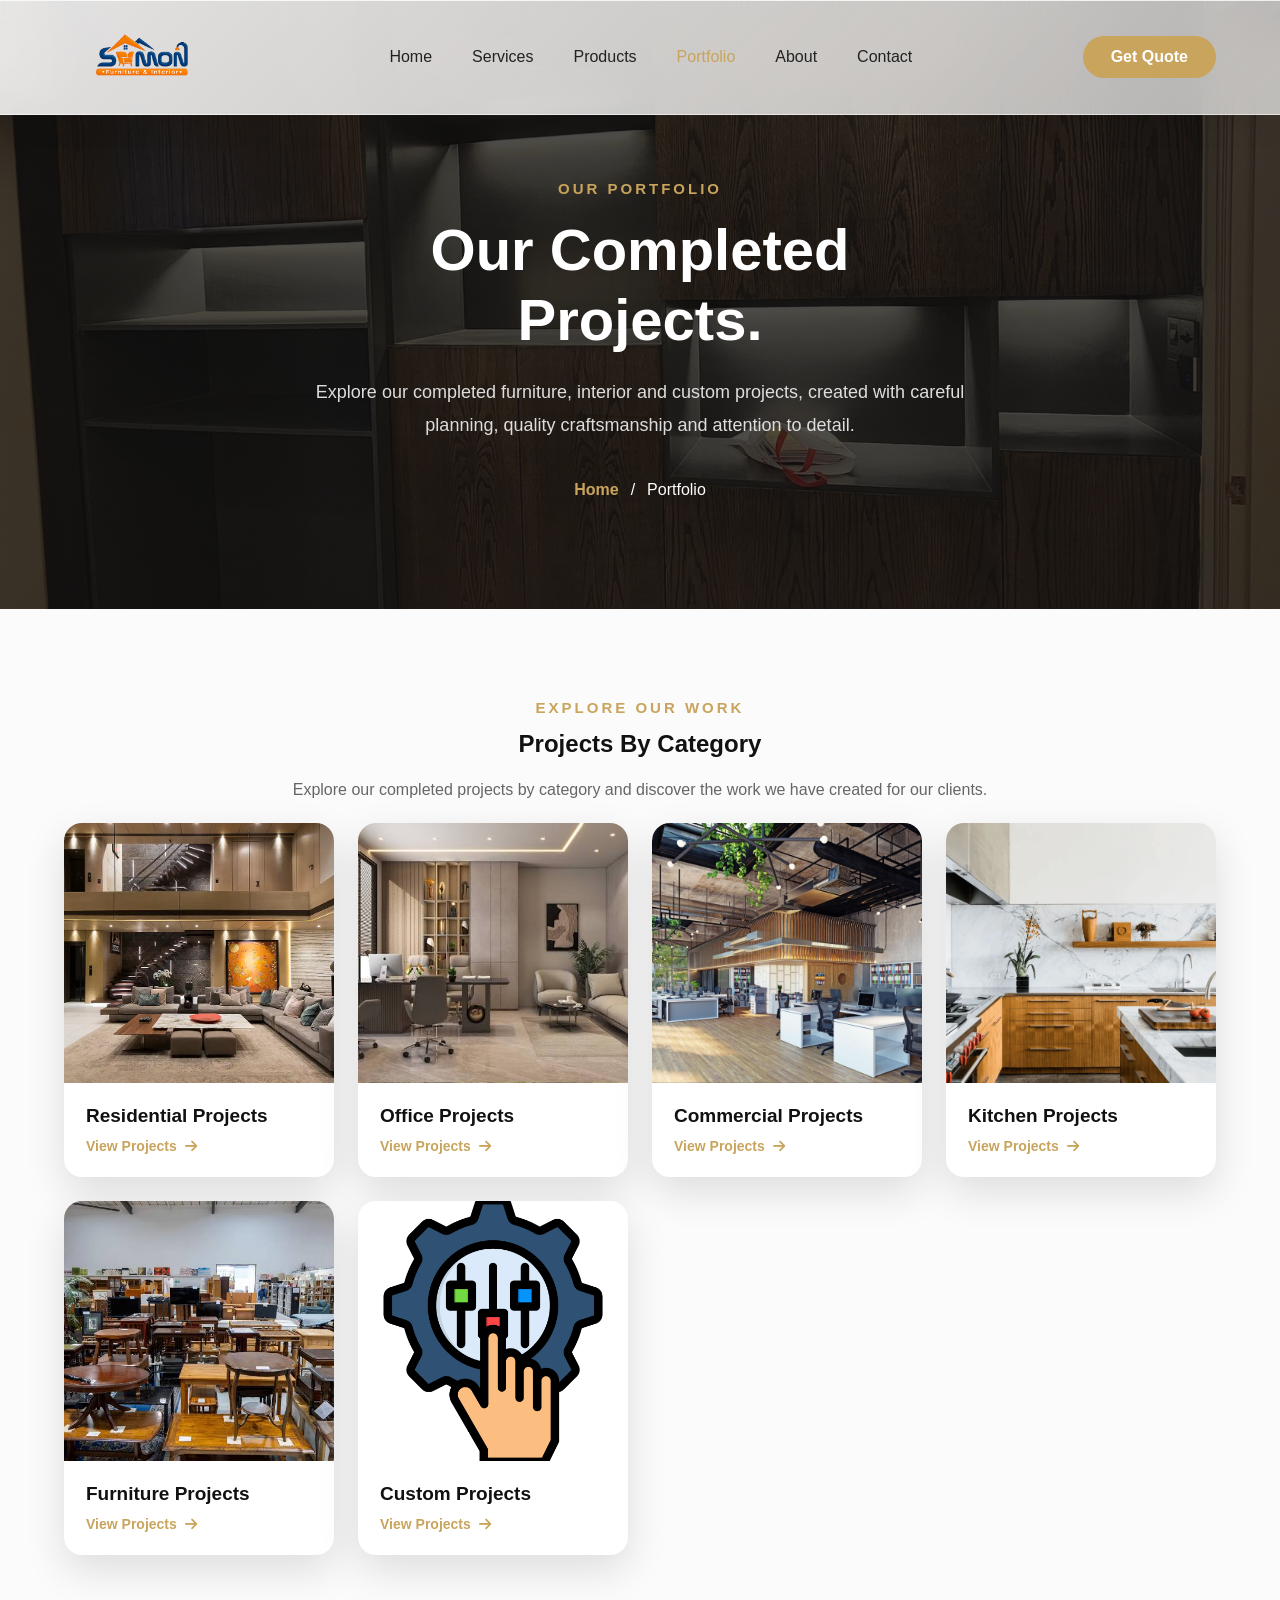
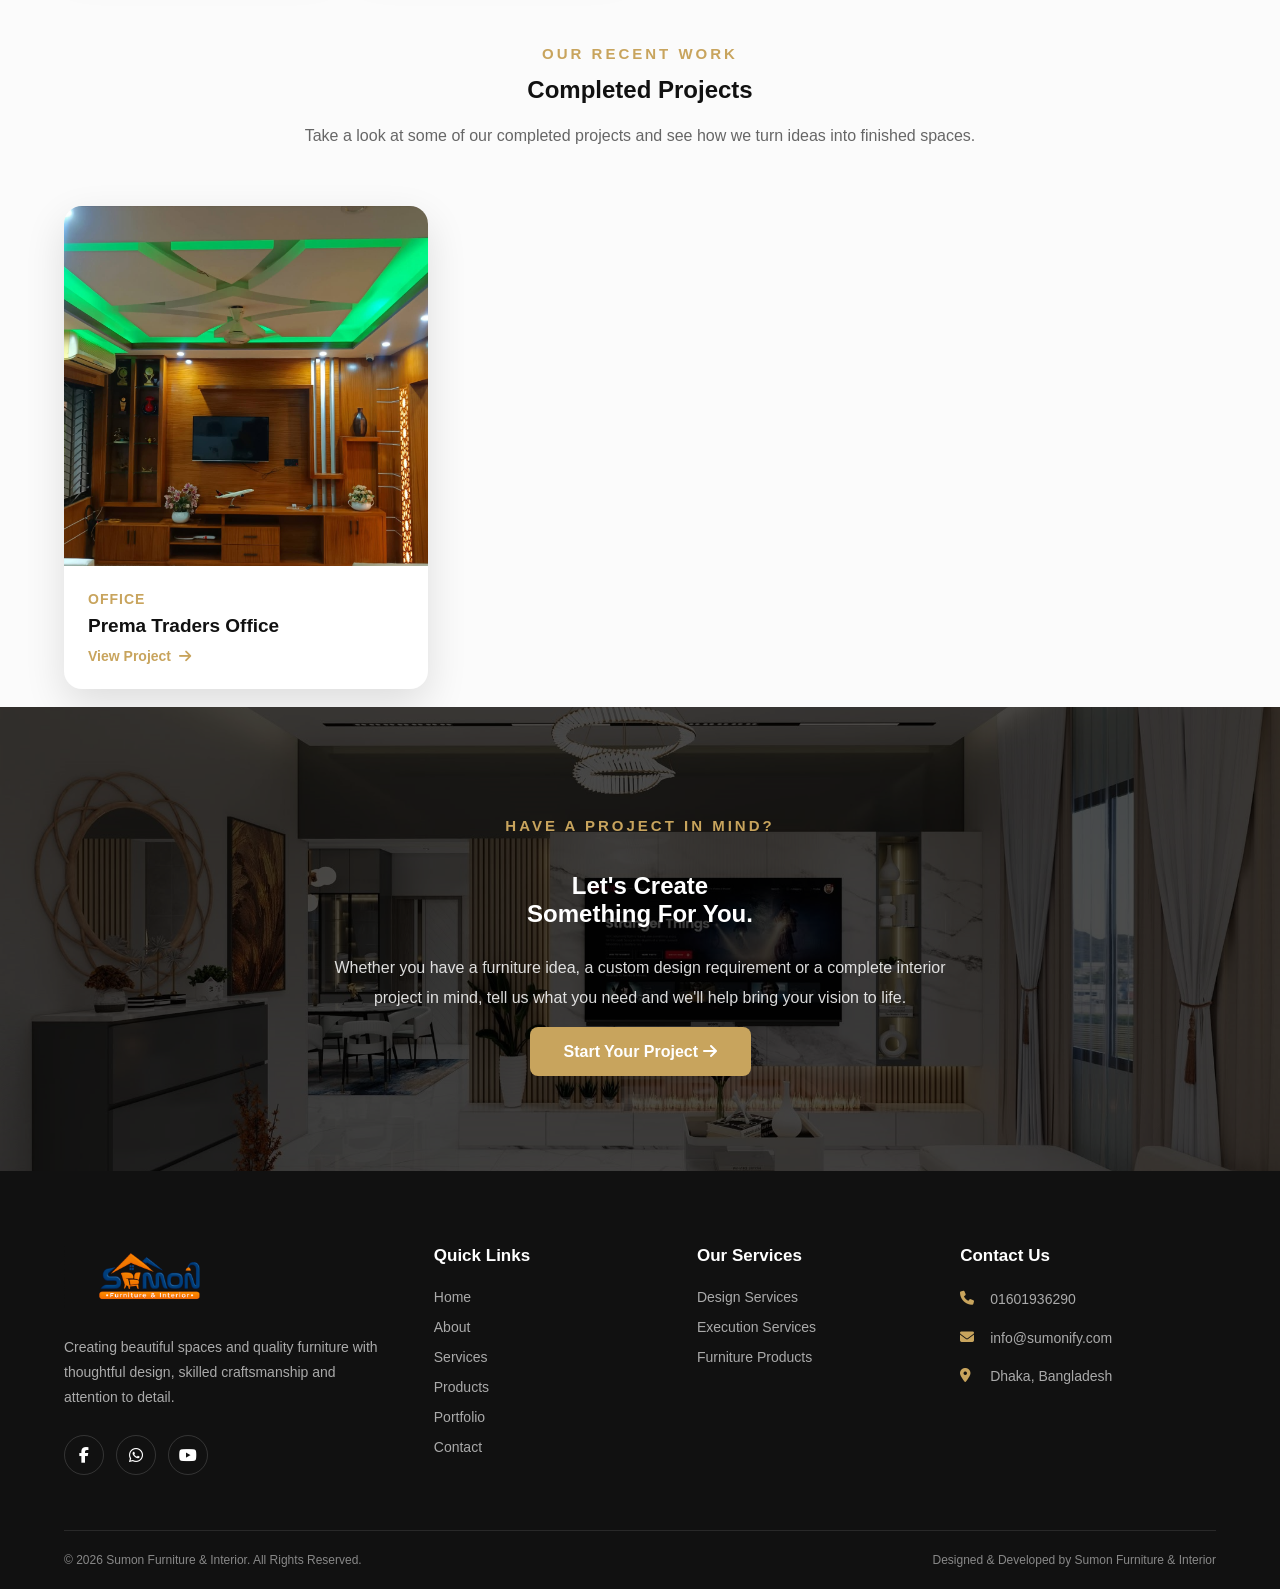
<file: portfolio.html>
<!DOCTYPE html>
<html lang="en">

<head>

    <meta charset="UTF-8">

    <meta name="viewport" content="width=device-width, initial-scale=1.0">

    <title>Portfolio | Sumon Furniture & Interior</title>

    <link rel="icon" type="image/png" href="assets/images/logo/logo.png">
    <link rel="icon" type="image/png" href="assets/images/logo/favicon.png">

    <!-- Main CSS -->
    <link rel="stylesheet" href="assets/css/style.css">

    <!-- Font Awesome -->
    <link rel="stylesheet" href="https://cdnjs.cloudflare.com/ajax/libs/font-awesome/6.5.2/css/all.min.css">

</head>


<body>
    <!-- ==========================================
         HEADER
    =========================================== -->

    <header class="header">

        <div class="container">

            <div class="logo">

                <a href="index.html">

                    <img src="assets/images/logo/logo.png" alt="Sumon Furniture & Interior Logo">

                </a>

            </div>

            <nav class="navbar">

                <ul class="nav-links">

                    <li><a href="index.html">Home</a></li>

                    <li><a href="services.html">Services</a></li>

                    <li>
                        <a href="products.html">Products</a>
                    </li>

                    <li><a href="portfolio.html" class="active">Portfolio</a></li>

                    <li><a href="about.html">About</a></li>

                    <li><a href="contact.html">Contact</a></li>

                </ul>

            </nav>

            <a href="contact.html" class="btn">

                Get Quote

            </a>

        </div>

    </header>



    <!-- ==========================================
         PORTFOLIO BANNER
    =========================================== -->

    <section class="page-banner">

        <div class="container">

            <span class="page-subtitle">

                OUR PORTFOLIO

            </span>

            <h1>

                Our Completed
                <br>
                Projects.

            </h1>

            <p>

                Explore our completed furniture, interior and custom
                projects, created with careful planning, quality
                craftsmanship and attention to detail.

            </p>

            <div class="breadcrumb">

                <a href="index.html">Home</a>

                <span>/</span>

                <span>Portfolio</span>

            </div>

        </div>

    </section>
    <!-- ==========================================
         PORTFOLIO CATEGORY
    =========================================== -->
    <section class="portfolio-categories">

        <div class="container">

            <div class="section-heading">

                <span class="section-subtitle">
                    EXPLORE OUR WORK
                </span>

                <h2>
                    Projects By Category
                </h2>

                <p>
                    Explore our completed projects by category
                    and discover the work we have created for our clients.
                </p>

            </div> <br>


            <div class="category-grid">

                <!-- RESIDENTIAL -->

                <a href="portfolio.html?category=Residential#projects" class="category-card">

                    <div class="category-image">

                        <img src="assets/images/portfolio/categories/residential.jpg" alt="Residential Projects">

                    </div>

                    <div class="category-content">

                        <h3>
                            Residential Projects
                        </h3>

                        <span>
                            View Projects
                            <i class="fa-solid fa-arrow-right"></i>
                        </span>

                    </div>

                </a>


                <!-- OFFICE -->

                <a href="portfolio.html?category=Office#projects" class="category-card">

                    <div class="category-image">

                        <img src="assets/images/portfolio/categories/office.jpg" alt="Office Projects">

                    </div>

                    <div class="category-content">

                        <h3>
                            Office Projects
                        </h3>

                        <span>
                            View Projects
                            <i class="fa-solid fa-arrow-right"></i>
                        </span>

                    </div>

                </a>


                <!-- COMMERCIAL -->

                <a href="portfolio.html?category=Commercial#projects" class="category-card">

                    <div class="category-image">

                        <img src="assets/images/portfolio/categories/commercial.jpg" alt="Commercial Projects">

                    </div>

                    <div class="category-content">

                        <h3>
                            Commercial Projects
                        </h3>

                        <span>
                            View Projects
                            <i class="fa-solid fa-arrow-right"></i>
                        </span>

                    </div>

                </a>


                <!-- KITCHEN -->

                <a href="portfolio.html?category=Kitchen#projects" class="category-card">

                    <div class="category-image">

                        <img src="assets/images/portfolio/categories/kitchen.jpg" alt="Kitchen Projects">

                    </div>

                    <div class="category-content">

                        <h3>
                            Kitchen Projects
                        </h3>

                        <span>
                            View Projects
                            <i class="fa-solid fa-arrow-right"></i>
                        </span>

                    </div>

                </a>


                <!-- FURNITURE -->

                <a href="portfolio.html?category=Furniture#projects" class="category-card">

                    <div class="category-image">

                        <img src="assets/images/portfolio/categories/furniture.jpg" alt="Furniture Projects">

                    </div>

                    <div class="category-content">

                        <h3>
                            Furniture Projects
                        </h3>

                        <span>
                            View Projects
                            <i class="fa-solid fa-arrow-right"></i>
                        </span>

                    </div>

                </a>


                <!-- CUSTOM -->

                <a href="portfolio.html?category=Custom#projects" class="category-card">

                    <div class="category-image">

                        <img src="assets/images/portfolio/categories/custom.jpg" alt="Custom Projects">

                    </div>

                    <div class="category-content">

                        <h3>
                            Custom Projects
                        </h3>

                        <span>
                            View Projects
                            <i class="fa-solid fa-arrow-right"></i>
                        </span>

                    </div>

                </a>

            </div>

    </section>
    <!-- ==========================================
     PROJECT SHOWCASE
========================================== -->

    <section class="portfolio-projects" id="projects">

        <div class="container">

            <div class="section-heading">

                <span class="section-subtitle">
                    OUR RECENT WORK
                </span>

                <h2>
                    Completed Projects
                </h2>

                <p>
                    Take a look at some of our completed projects
                    and see how we turn ideas into finished spaces.
                </p>

            </div>


            <!-- PROJECT CARDS WILL LOAD FROM JSON -->

            <div class="portfolio-grid" id="portfolio-grid">

                <!-- JavaScript will insert project cards here -->

            </div>


        </div> <br>


        <!-- ==========================================
     CUSTOM  CTA
========================================== -->

        <section class="design-cta product-cta">

            <div class="cta-overlay">

                <div class="container">

                    <span class="section-subtitle">
                        HAVE A PROJECT IN MIND?
                    </span>

                    <h2>
                        Let's Create
                        <br>
                        Something For You.
                    </h2>

                    <p>
                        Whether you have a furniture idea, a custom design
                        requirement or a complete interior project in mind,
                        tell us what you need and we'll help bring your vision to life.
                    </p>

                    <a href="contact.html" class="primary-btn">

                        Start Your Project

                        <i class="fa-solid fa-arrow-right"></i>

                    </a>

                </div>

            </div>

        </section>
        <!-- ==========================================
     FOOTER
========================================== -->

        <footer class="footer">

            <div class="container">

                <div class="footer-grid">


                    <!-- BRAND -->

                    <div class="footer-about">

                        <a href="index.html" class="footer-logo">

                            <img src="assets/images/logo/logo.png" alt="Sumon Furniture & Interior">

                        </a>

                        <p>

                            Creating beautiful spaces and quality furniture
                            with thoughtful design, skilled craftsmanship
                            and attention to detail.

                        </p>

                        <div class="footer-social">

                            <a href="https://www.facebook.com/SumonFurnitureInterior" target="_blank"
                                rel="noopener noreferrer" aria-label="Facebook">

                                <i class="fa-brands fa-facebook-f"></i>

                            </a>

                            <a href="https://wa.me/8801601936290" target="_blank" rel="noopener noreferrer"
                                aria-label="WhatsApp">

                                <i class="fa-brands fa-whatsapp"></i>

                            </a>
                            <a href="https://www.youtube.com/@SumonFurnitureInterior" target="_blank"
                                rel="noopener noreferrer" aria-label="youtube">

                                <i class="fa-brands fa-youtube"></i>

                            </a>


                        </div>

                    </div>


                    <!-- QUICK LINKS -->

                    <div class="footer-links">

                        <h3>
                            Quick Links
                        </h3>

                        <ul>

                            <li>
                                <a href="index.html">Home</a>
                            </li>

                            <li>
                                <a href="about.html">About</a>
                            </li>

                            <li>
                                <a href="services.html">Services</a>
                            </li>

                            <li>
                                <a href="products.html">Products</a>
                            </li>

                            <li>
                                <a href="portfolio.html">Portfolio</a>
                            </li>

                            <li>
                                <a href="contact.html">Contact</a>
                            </li>

                        </ul>

                    </div>


                    <!-- SERVICES -->

                    <div class="footer-links">

                        <h3>
                            Our Services
                        </h3>

                        <ul>

                            <li>
                                <a href="design-services.html">
                                    Design Services
                                </a>
                            </li>

                            <li>
                                <a href="execution-services.html">
                                    Execution Services
                                </a>
                            </li>

                            <li>
                                <a href="products.html">
                                    Furniture Products
                                </a>
                            </li>

                        </ul>

                    </div>


                    <!-- CONTACT -->

                    <div class="footer-contact">

                        <h3>
                            Contact Us
                        </h3>

                        <p>

                            <i class="fa-solid fa-phone"></i>

                            01601936290

                        </p>

                        <p>

                            <i class="fa-solid fa-envelope"></i>

                            info@sumonify.com

                        </p>

                        <p>

                            <i class="fa-solid fa-location-dot"></i>

                            Dhaka, Bangladesh

                        </p>

                    </div>

                </div>


                <!-- COPYRIGHT -->

                <div class="footer-bottom">

                    <p>

                        © 2026 Sumon Furniture & Interior.
                        All Rights Reserved.

                    </p>

                    <p>

                        Designed & Developed by Sumon Furniture & Interior

                    </p>

                </div>

            </div>

        </footer>

    </section>
    <!-- Main JS -->
    <script src="assets/js/script.js"></script>
    <script src="assets/js/portfolio.js"></script>

</body>

</html>
</file>
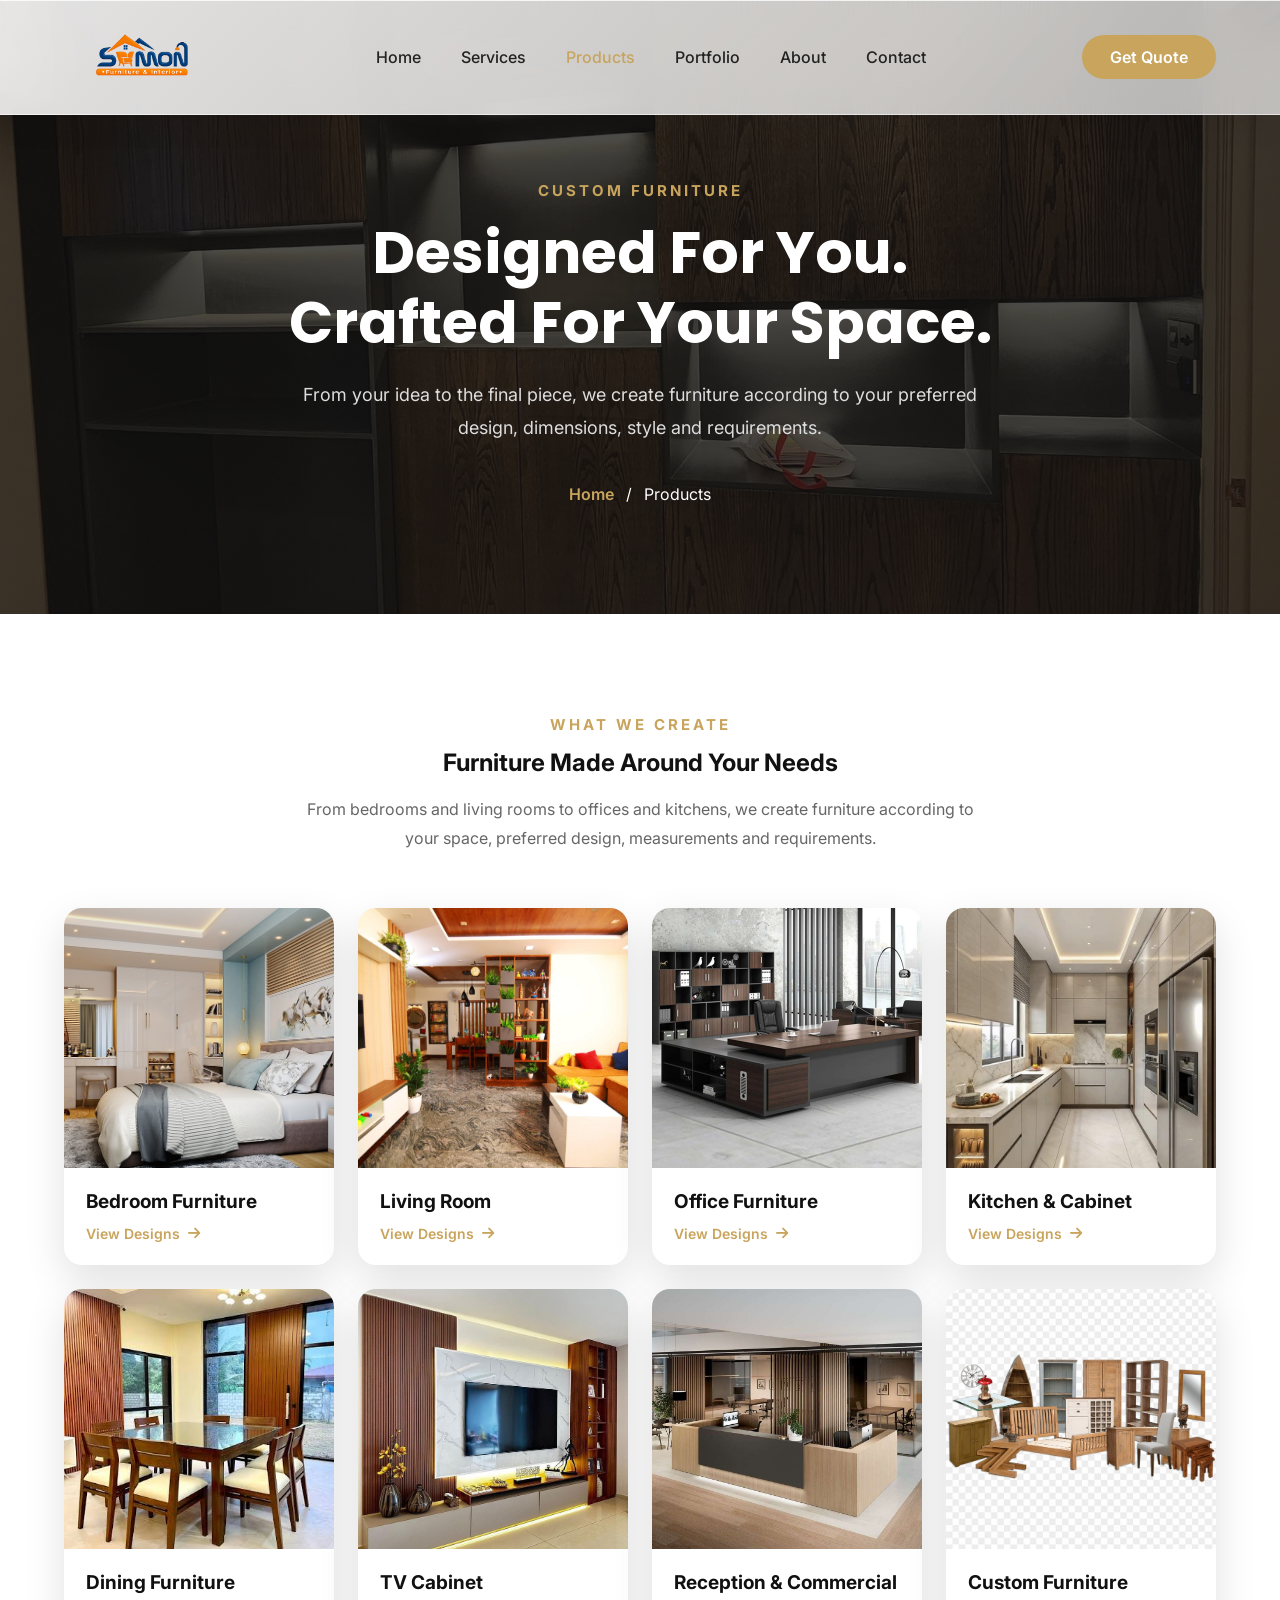
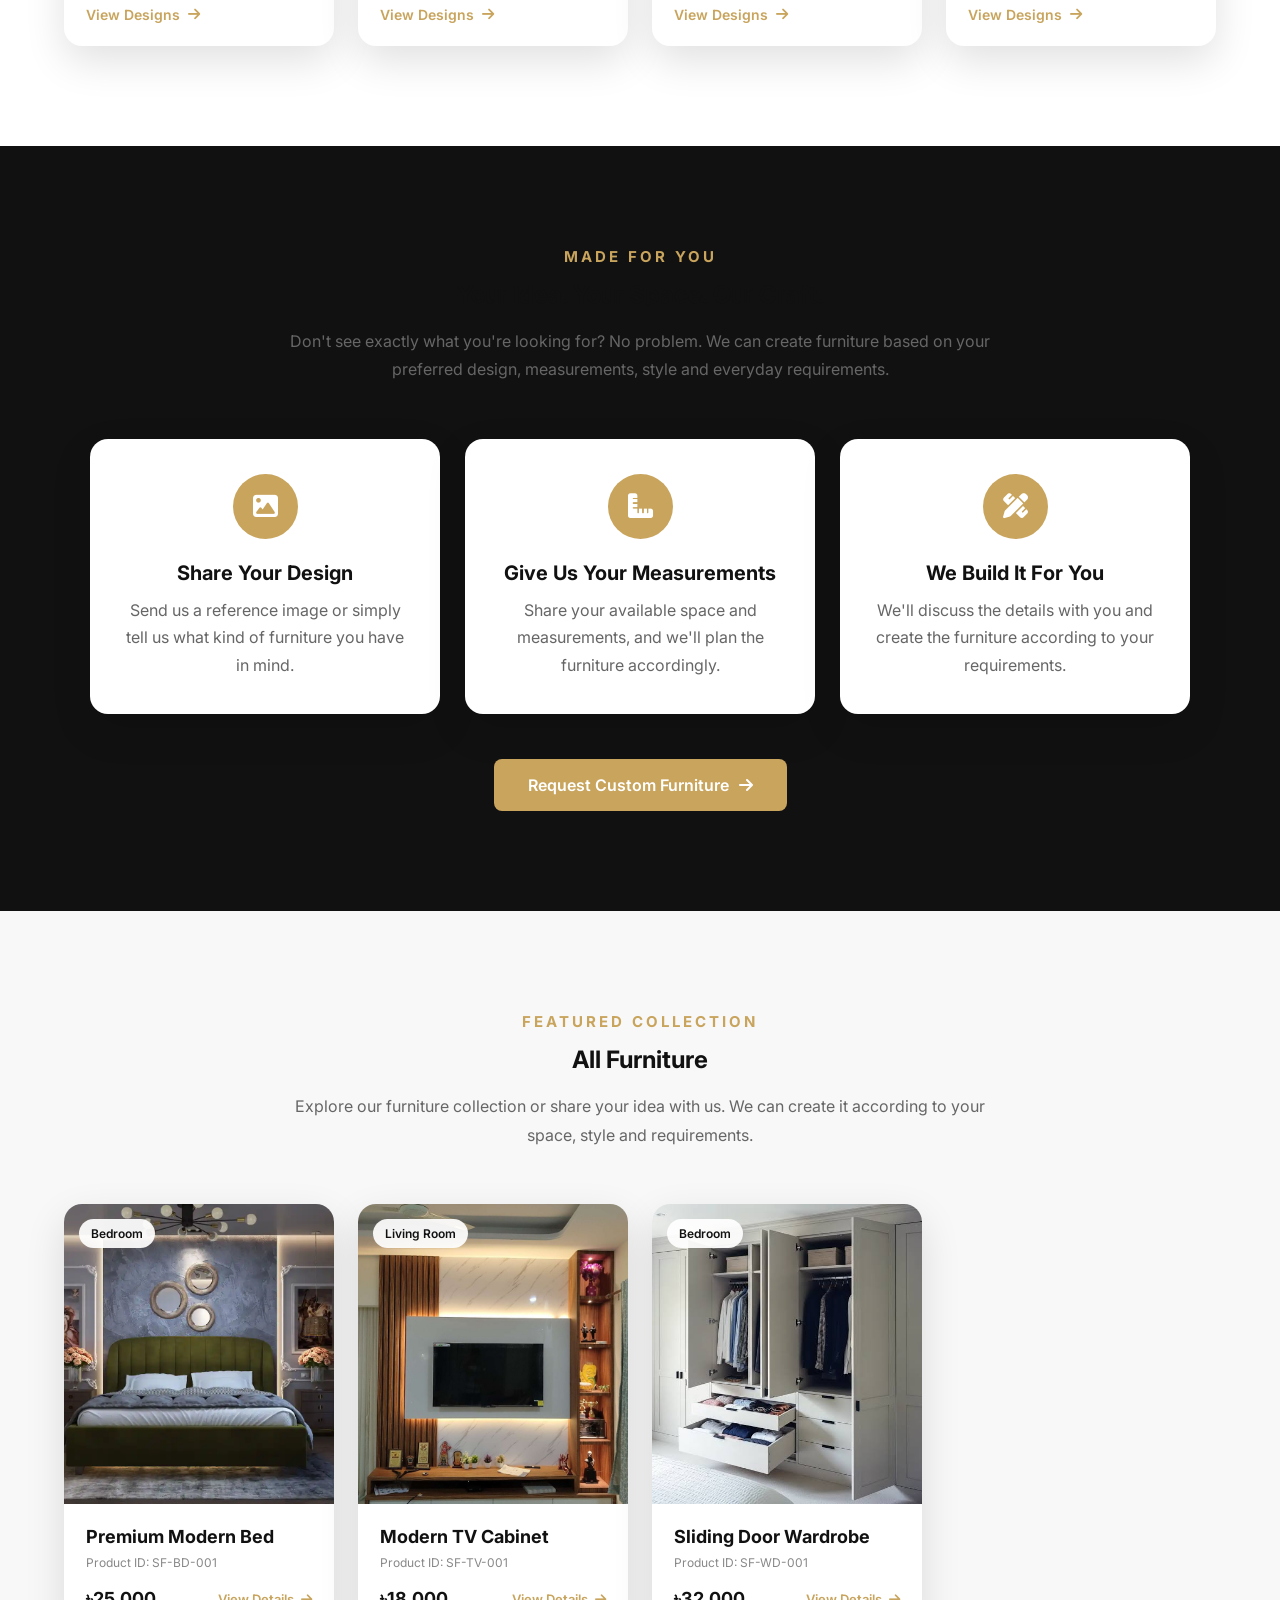
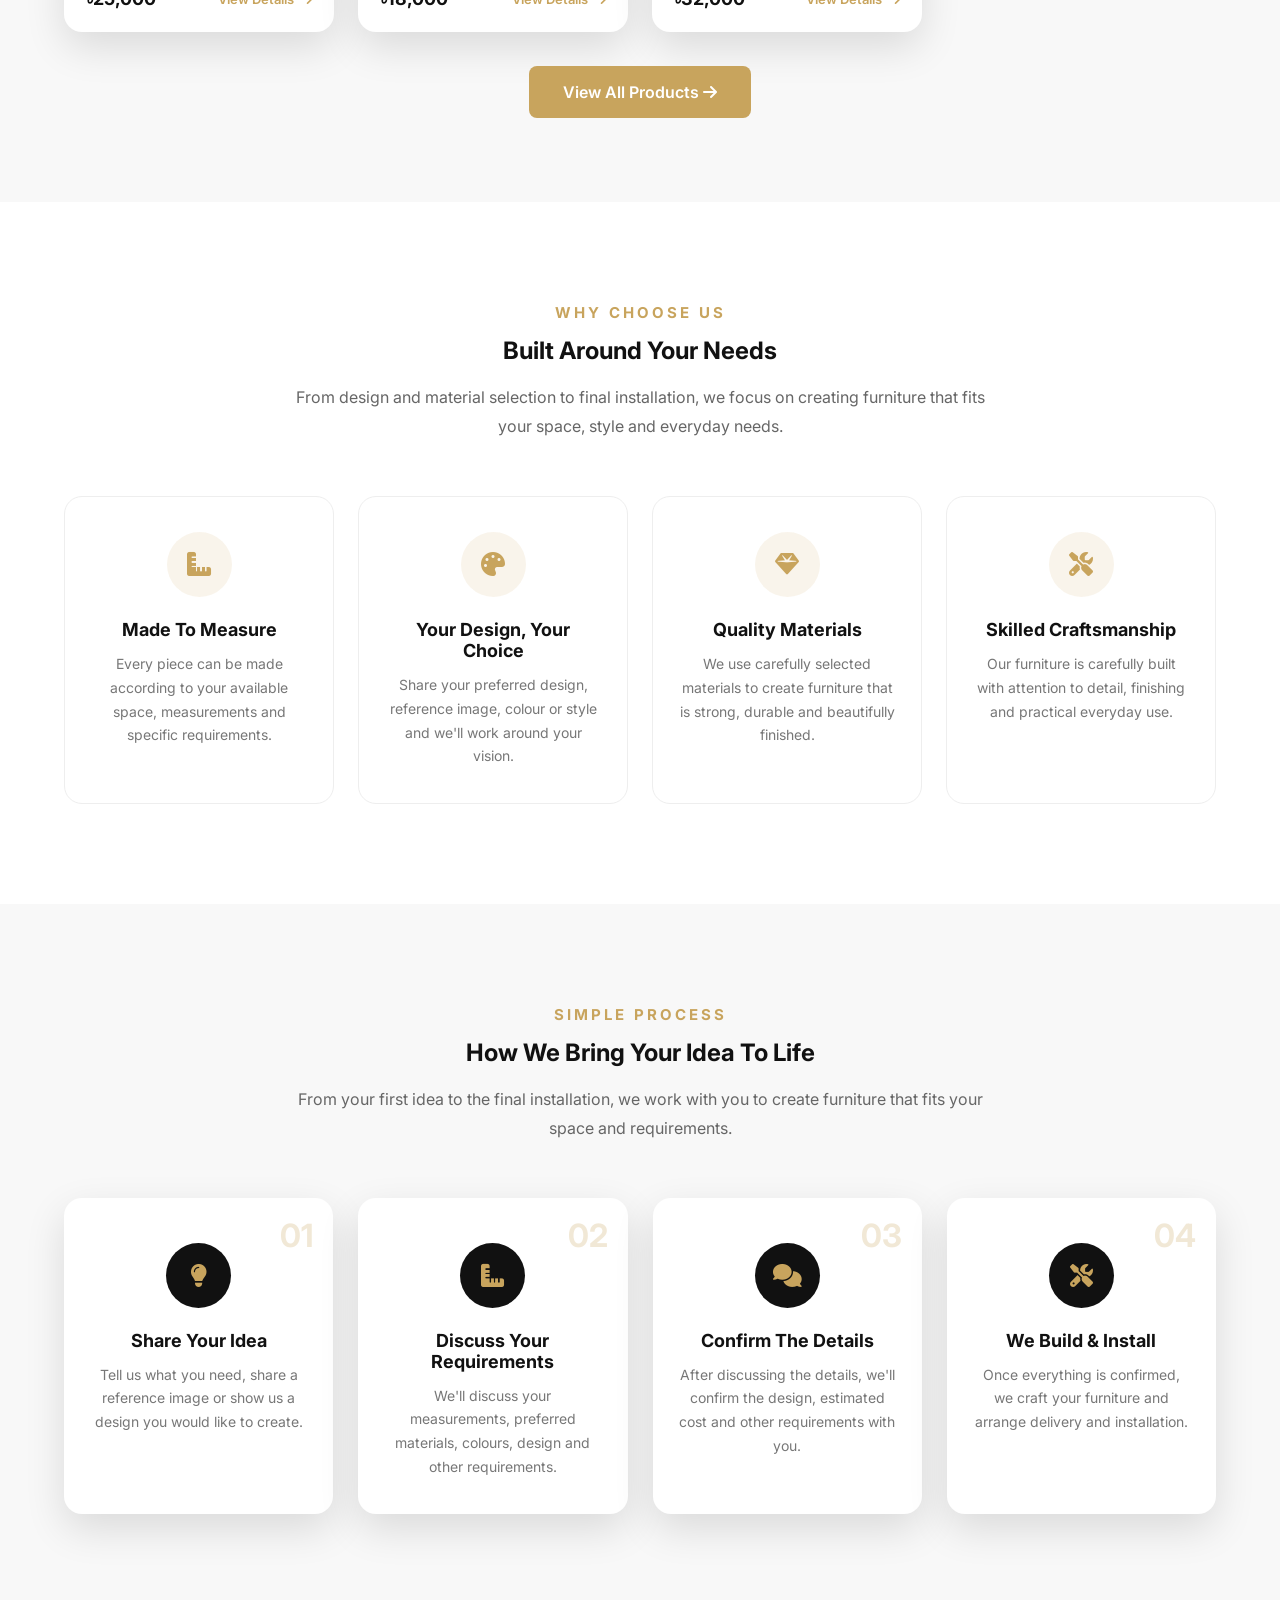
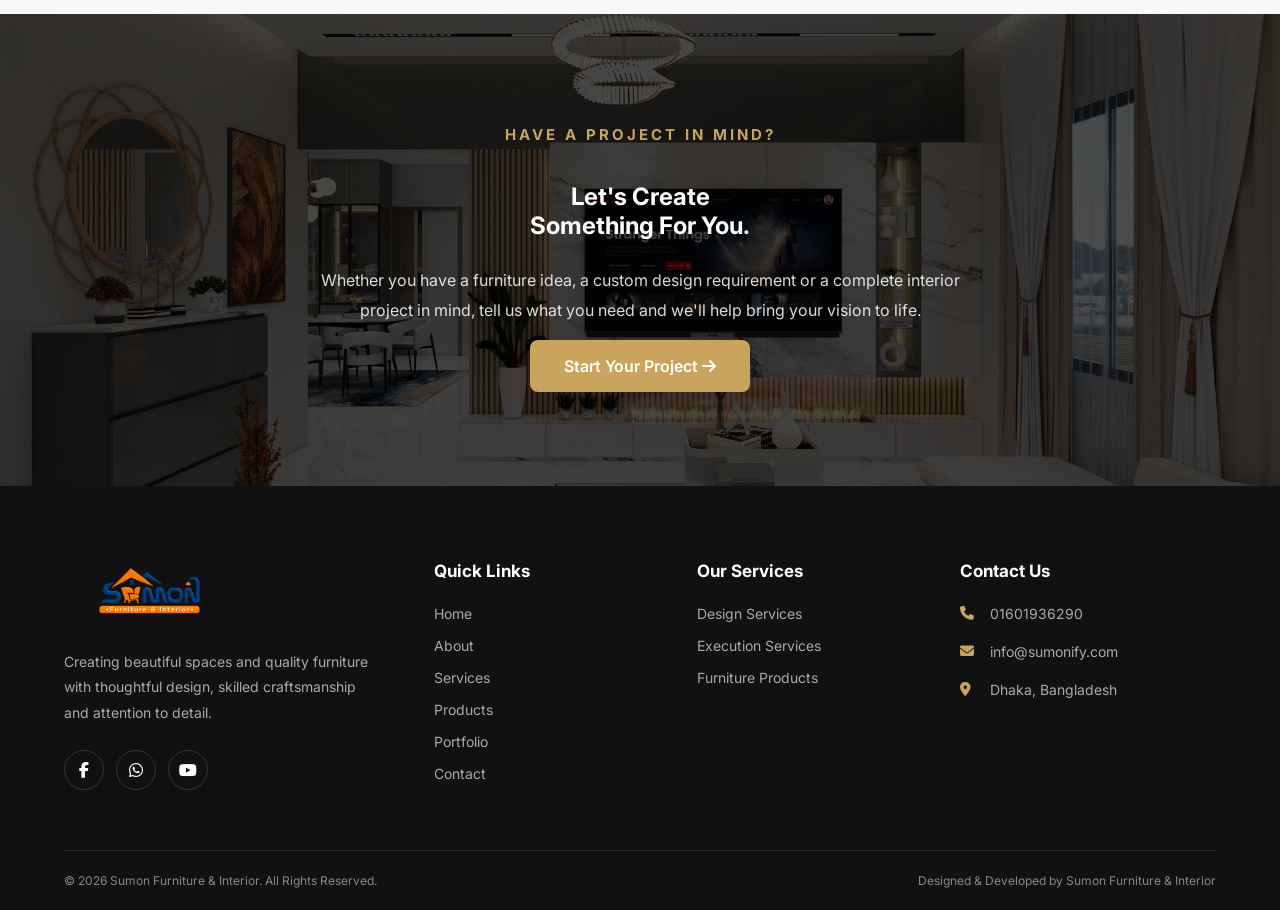
<file: products.html>
<!DOCTYPE html>
<html lang="en">

<head>

    <meta charset="UTF-8">

    <meta name="viewport" content="width=device-width, initial-scale=1.0">

    <title>Furniture Products | Sumon Furniture & Interior</title>
    <link rel="icon" type="image/png" href="assets/images/logo/favicon.png">

    <meta name="description"
        content="Explore our collection of custom furniture for bedrooms, living rooms, offices and more.">

    <link rel="stylesheet" href="assets/css/style.css">

    <link
        href="https://fonts.googleapis.com/css2?family=Inter:wght@300;400;500;600;700&family=Poppins:wght@500;600;700;800&display=swap"
        rel="stylesheet">

    <link rel="stylesheet" href="https://cdnjs.cloudflare.com/ajax/libs/font-awesome/6.7.2/css/all.min.css">

</head>

<body>

    <!-- ==========================================
         HEADER
    =========================================== -->

    <header class="header">

        <div class="container">

            <div class="logo">

                <a href="index.html">

                    <img src="assets/images/logo/logo.png" alt="Sumon Furniture & Interior Logo">

                </a>

            </div>

            <nav class="navbar">

                <ul class="nav-links">

                    <li>
                        <a href="index.html">Home</a>
                    </li>

                    <li>
                        <a href="services.html">Services</a>
                    </li>

                    <li>
                        <a href="products.html" class="active">Products</a>
                    </li>

                    <li>
                        <a href="portfolio.html">Portfolio</a>
                    </li>

                    <li>
                        <a href="about.html">About</a>
                    </li>

                    <li>
                        <a href="contact.html">Contact</a>
                    </li>

                </ul>

            </nav>

            <a href="contact.html" class="btn">

                Get Quote

            </a>

        </div>

    </header>

    <!-- ==========================================
     PAGE BANNER
========================================== -->

    <section class="page-banner">

        <div class="container">

            <span class="page-subtitle">

                CUSTOM FURNITURE

            </span>

            <h1>

                Designed For You.
                <br>
                Crafted For Your Space.

            </h1>

            <p>

                From your idea to the final piece, we create furniture
                according to your preferred design, dimensions, style
                and requirements.

            </p>

            <div class="breadcrumb">

                <a href="index.html">

                    Home

                </a>

                <span>/</span>

                <span>

                    Products

                </span>

            </div>

        </div>

    </section>
    <!-- ==========================================
     PRODUCT CATEGORIES
========================================== -->

    <section class="product-categories">

        <div class="container">

            <div class="section-heading">

                <span class="section-subtitle">
                    WHAT WE CREATE
                </span>

                <h2>
                    Furniture Made Around Your Needs
                </h2>

                <p>
                    From bedrooms and living rooms to offices and kitchens,
                    we create furniture according to your space, preferred
                    design, measurements and requirements.
                </p>

            </div>


            <div class="category-grid">

                <!-- BEDROOM -->

                <a href="products.html?category=Bedroom#products" class="category-card">
                    <div class="category-image">

                        <img src="assets/images/products/categories/bedroom.jpg" alt="Bedroom Furniture">

                    </div>

                    <div class="category-content">

                        <h3>
                            Bedroom Furniture
                        </h3>

                        <span>
                            View Designs
                            <i class="fa-solid fa-arrow-right"></i>
                        </span>

                    </div>

                </a>


                <!-- LIVING ROOM -->

                <a href="products.html?category=Living%20Room#products" class="category-card">
                    <div class="category-image">

                        <img src="assets/images/products/categories/living-room.jpg" alt="Living Room Furniture">

                    </div>

                    <div class="category-content">

                        <h3>
                            Living Room
                        </h3>

                        <span>
                            View Designs
                            <i class="fa-solid fa-arrow-right"></i>
                        </span>

                    </div>

                </a>


                <!-- OFFICE -->

                <a href="products.html?category=Office#products" class="category-card">

                    <div class="category-image">

                        <img src="assets/images/products/categories/office.jpg" alt="Office Furniture">

                    </div>

                    <div class="category-content">

                        <h3>
                            Office Furniture
                        </h3>

                        <span>
                            View Designs
                            <i class="fa-solid fa-arrow-right"></i>
                        </span>

                    </div>

                </a>


                <!-- KITCHEN -->

                <a href="products.html?category=Kitchen%20%26%20Cabinet#products" class="category-card">
                    <div class="category-image">

                        <img src="assets/images/products/categories/kitchen.jpg" alt="Kitchen Furniture">

                    </div>

                    <div class="category-content">

                        <h3>
                            Kitchen & Cabinet
                        </h3>

                        <span>
                            View Designs
                            <i class="fa-solid fa-arrow-right"></i>
                        </span>

                    </div>

                </a>


                <!-- DINING -->

                <a href="products.html?category=Dining#products" class="category-card">

                    <div class="category-image">

                        <img src="assets/images/products/categories/dining.jpg" alt="Dining Furniture">

                    </div>

                    <div class="category-content">

                        <h3>
                            Dining Furniture
                        </h3>

                        <span>
                            View Designs
                            <i class="fa-solid fa-arrow-right"></i>
                        </span>

                    </div>

                </a>


                <!-- TV CABINET -->

                <a href="products.html?category=TV%20Cabinet#products" class="category-card">

                    <div class="category-image">

                        <img src="assets/images/products/categories/tv-cabinet.jpg" alt="TV Cabinet">

                    </div>

                    <div class="category-content">

                        <h3>
                            TV Cabinet
                        </h3>

                        <span>
                            View Designs
                            <i class="fa-solid fa-arrow-right"></i>
                        </span>

                    </div>

                </a>


                <!-- RECEPTION -->

                <a href="products.html?category=Reception%20%26%20Commercial#products" class="category-card">

                    <div class="category-image">

                        <img src="assets/images/products/categories/reception.jpg" alt="Reception Furniture">

                    </div>

                    <div class="category-content">

                        <h3>
                            Reception & Commercial
                        </h3>

                        <span>
                            View Designs
                            <i class="fa-solid fa-arrow-right"></i>
                        </span>

                    </div>

                </a>


                <!-- CUSTOM -->

                <a href="products.html?category=Custom%20Furniture#products" class="category-card">

                    <div class="category-image">

                        <img src="assets/images/products/categories/custom-furniture.jpg" alt="Custom Furniture">

                    </div>

                    <div class="category-content">

                        <h3>
                            Custom Furniture
                        </h3>

                        <span>
                            View Designs
                            <i class="fa-solid fa-arrow-right"></i>
                        </span>

                    </div>

                </a>

            </div>

        </div>

    </section>
    <!-- ==========================================
     CUSTOM FURNITURE
========================================== -->

    <section class="custom-furniture-intro">

        <div class="container">

            <div class="section-heading">

                <span class="section-subtitle">
                    MADE FOR YOU
                </span>

                <h2>
                    Your Idea. Your Space. Our Craft.
                </h2>

                <p>
                    Don't see exactly what you're looking for?
                    No problem. We can create furniture based on
                    your preferred design, measurements, style and
                    everyday requirements.
                </p>

            </div>


            <div class="custom-furniture-grid">


                <!-- STEP 01 -->

                <div class="custom-furniture-card">

                    <div class="custom-furniture-icon">

                        <i class="fa-solid fa-image"></i>

                    </div>

                    <h3>
                        Share Your Design
                    </h3>

                    <p>
                        Send us a reference image or simply tell us
                        what kind of furniture you have in mind.
                    </p>

                </div>


                <!-- STEP 02 -->

                <div class="custom-furniture-card">

                    <div class="custom-furniture-icon">

                        <i class="fa-solid fa-ruler-combined"></i>

                    </div>

                    <h3>
                        Give Us Your Measurements
                    </h3>

                    <p>
                        Share your available space and measurements,
                        and we'll plan the furniture accordingly.
                    </p>

                </div>


                <!-- STEP 03 -->

                <div class="custom-furniture-card">

                    <div class="custom-furniture-icon">

                        <i class="fa-solid fa-pen-ruler"></i>

                    </div>

                    <h3>
                        We Build It For You
                    </h3>

                    <p>
                        We'll discuss the details with you and create
                        the furniture according to your requirements.
                    </p>

                </div>


            </div>


            <div class="custom-furniture-action">

                <a href="contact.html" class="primary-btn">

                    Request Custom Furniture

                    <i class="fa-solid fa-arrow-right"></i>

                </a>

            </div>

        </div>

    </section>
    <!-- ==========================================
     FEATURED PRODUCTS
========================================== -->

    <section class="featured-products" id="products">

        <div class="container">

            <div class="section-heading">

                <span class="section-subtitle">
                    FEATURED COLLECTION
                </span>

                <h2 id="product-section-title">
                    All Furniture
                </h2>

                <p id="product-section-description">
                    Explore our furniture collection or share your idea with us.
                    We can create it according to your space, style and requirements.
                </p>

            </div>


            <div class="product-grid">

            </div>


            <!-- VIEW ALL PRODUCTS -->

            <div class="products-view-all">

                <a href="#" class="primary-btn">

                    View All Products

                    <i class="fa-solid fa-arrow-right"></i>

                </a>

            </div>

        </div>

    </section>
    <!-- ==========================================
     WHY CHOOSE US
========================================== -->
    <section class="product-benefits">

        <div class="container">

            <div class="section-heading">

                <span class="section-subtitle">
                    WHY CHOOSE US
                </span>

                <h2>
                    Built Around Your Needs
                </h2>

                <p>
                    From design and material selection to final installation,
                    we focus on creating furniture that fits your space,
                    style and everyday needs.
                </p>

            </div>


            <div class="benefits-grid">


                <!-- BENEFIT 01 -->

                <div class="benefit-card">

                    <div class="benefit-icon">

                        <i class="fa-solid fa-ruler-combined"></i>

                    </div>

                    <h3>
                        Made To Measure
                    </h3>

                    <p>
                        Every piece can be made according to your available
                        space, measurements and specific requirements.
                    </p>

                </div>


                <!-- BENEFIT 02 -->

                <div class="benefit-card">

                    <div class="benefit-icon">

                        <i class="fa-solid fa-palette"></i>

                    </div>

                    <h3>
                        Your Design, Your Choice
                    </h3>

                    <p>
                        Share your preferred design, reference image,
                        colour or style and we'll work around your vision.
                    </p>

                </div>


                <!-- BENEFIT 03 -->

                <div class="benefit-card">

                    <div class="benefit-icon">

                        <i class="fa-solid fa-gem"></i>

                    </div>

                    <h3>
                        Quality Materials
                    </h3>

                    <p>
                        We use carefully selected materials to create
                        furniture that is strong, durable and beautifully finished.
                    </p>

                </div>


                <!-- BENEFIT 04 -->

                <div class="benefit-card">

                    <div class="benefit-icon">

                        <i class="fa-solid fa-screwdriver-wrench"></i>

                    </div>

                    <h3>
                        Skilled Craftsmanship
                    </h3>

                    <p>
                        Our furniture is carefully built with attention
                        to detail, finishing and practical everyday use.
                    </p>

                </div>


            </div>

        </div>

    </section>
    <!-- ==========================================
     HOW TO ORDER
========================================== -->
    <section class="order-process">

        <div class="container">

            <div class="section-heading">

                <span class="section-subtitle">
                    SIMPLE PROCESS
                </span>

                <h2>
                    How We Bring Your Idea To Life
                </h2>

                <p>
                    From your first idea to the final installation,
                    we work with you to create furniture that fits
                    your space and requirements.
                </p>

            </div>


            <div class="process-grid">


                <!-- STEP 01 -->

                <div class="process-card">

                    <span class="process-number">
                        01
                    </span>

                    <div class="process-icon">

                        <i class="fa-solid fa-lightbulb"></i>

                    </div>

                    <h3>
                        Share Your Idea
                    </h3>

                    <p>
                        Tell us what you need, share a reference image
                        or show us a design you would like to create.
                    </p>

                </div>


                <!-- STEP 02 -->

                <div class="process-card">

                    <span class="process-number">
                        02
                    </span>

                    <div class="process-icon">

                        <i class="fa-solid fa-ruler-combined"></i>

                    </div>

                    <h3>
                        Discuss Your Requirements
                    </h3>

                    <p>
                        We'll discuss your measurements, preferred
                        materials, colours, design and other requirements.
                    </p>

                </div>


                <!-- STEP 03 -->

                <div class="process-card">

                    <span class="process-number">
                        03
                    </span>

                    <div class="process-icon">

                        <i class="fa-solid fa-comments"></i>

                    </div>

                    <h3>
                        Confirm The Details
                    </h3>

                    <p>
                        After discussing the details, we'll confirm
                        the design, estimated cost and other requirements
                        with you.
                    </p>

                </div>


                <!-- STEP 04 -->

                <div class="process-card">

                    <span class="process-number">
                        04
                    </span>

                    <div class="process-icon">

                        <i class="fa-solid fa-screwdriver-wrench"></i>

                    </div>

                    <h3>
                        We Build & Install
                    </h3>

                    <p>
                        Once everything is confirmed, we craft your
                        furniture and arrange delivery and installation.
                    </p>

                </div>


            </div>

        </div>

    </section>
    <!-- ==========================================
     CUSTOM  CTA
========================================== -->

    <section class="design-cta product-cta">

        <div class="cta-overlay">

            <div class="container">

                <span class="section-subtitle">
                    HAVE A PROJECT IN MIND?
                </span>

                <h2>
                    Let's Create
                    <br>
                    Something For You.
                </h2>

                <p>
                    Whether you have a furniture idea, a custom design
                    requirement or a complete interior project in mind,
                    tell us what you need and we'll help bring your vision to life.
                </p>

                <a href="contact.html" class="primary-btn">

                    Start Your Project

                    <i class="fa-solid fa-arrow-right"></i>

                </a>

            </div>

        </div>

    </section>
    <!-- ==========================================
     FOOTER
========================================== -->

    <footer class="footer">

        <div class="container">

            <div class="footer-grid">


                <!-- BRAND -->

                <div class="footer-about">

                    <a href="index.html" class="footer-logo">

                        <img src="assets/images/logo/logo.png" alt="Sumon Furniture & Interior">

                    </a>

                    <p>

                        Creating beautiful spaces and quality furniture
                        with thoughtful design, skilled craftsmanship
                        and attention to detail.

                    </p>

                    <div class="footer-social">

                        <a href="https://www.facebook.com/SumonFurnitureInterior" target="_blank"
                            rel="noopener noreferrer" aria-label="Facebook">

                            <i class="fa-brands fa-facebook-f"></i>

                        </a>

                        <a href="https://wa.me/8801601936290" target="_blank" rel="noopener noreferrer"
                            aria-label="WhatsApp">

                            <i class="fa-brands fa-whatsapp"></i>

                        </a>
                        <a href="https://www.youtube.com/@SumonFurnitureInterior" target="_blank"
                            rel="noopener noreferrer" aria-label="youtube">

                            <i class="fa-brands fa-youtube"></i>

                        </a>


                    </div>

                </div>


                <!-- QUICK LINKS -->

                <div class="footer-links">

                    <h3>
                        Quick Links
                    </h3>

                    <ul>

                        <li>
                            <a href="index.html">Home</a>
                        </li>

                        <li>
                            <a href="about.html">About</a>
                        </li>

                        <li>
                            <a href="services.html">Services</a>
                        </li>

                        <li>
                            <a href="products.html">Products</a>
                        </li>

                        <li>
                            <a href="portfolio.html">Portfolio</a>
                        </li>

                        <li>
                            <a href="contact.html">Contact</a>
                        </li>

                    </ul>

                </div>


                <!-- SERVICES -->

                <div class="footer-links">

                    <h3>
                        Our Services
                    </h3>

                    <ul>

                        <li>
                            <a href="design-services.html">
                                Design Services
                            </a>
                        </li>

                        <li>
                            <a href="execution-services.html">
                                Execution Services
                            </a>
                        </li>

                        <li>
                            <a href="products.html">
                                Furniture Products
                            </a>
                        </li>

                    </ul>

                </div>


                <!-- CONTACT -->

                <div class="footer-contact">

                    <h3>
                        Contact Us
                    </h3>

                    <p>

                        <i class="fa-solid fa-phone"></i>

                        01601936290

                    </p>

                    <p>

                        <i class="fa-solid fa-envelope"></i>

                        info@sumonify.com

                    </p>

                    <p>

                        <i class="fa-solid fa-location-dot"></i>

                        Dhaka, Bangladesh

                    </p>

                </div>

            </div>


            <!-- COPYRIGHT -->

            <div class="footer-bottom">

                <p>

                    © 2026 Sumon Furniture & Interior.
                    All Rights Reserved.

                </p>

                <p>

                    Designed & Developed by Sumon Furniture & Interior

                </p>

            </div>

        </div>

    </footer>

    <!-- ==========================================
     JAVASCRIPT
========================================== -->

    <script src="assets/js/script.js"></script>

</body>

</html>
</file>
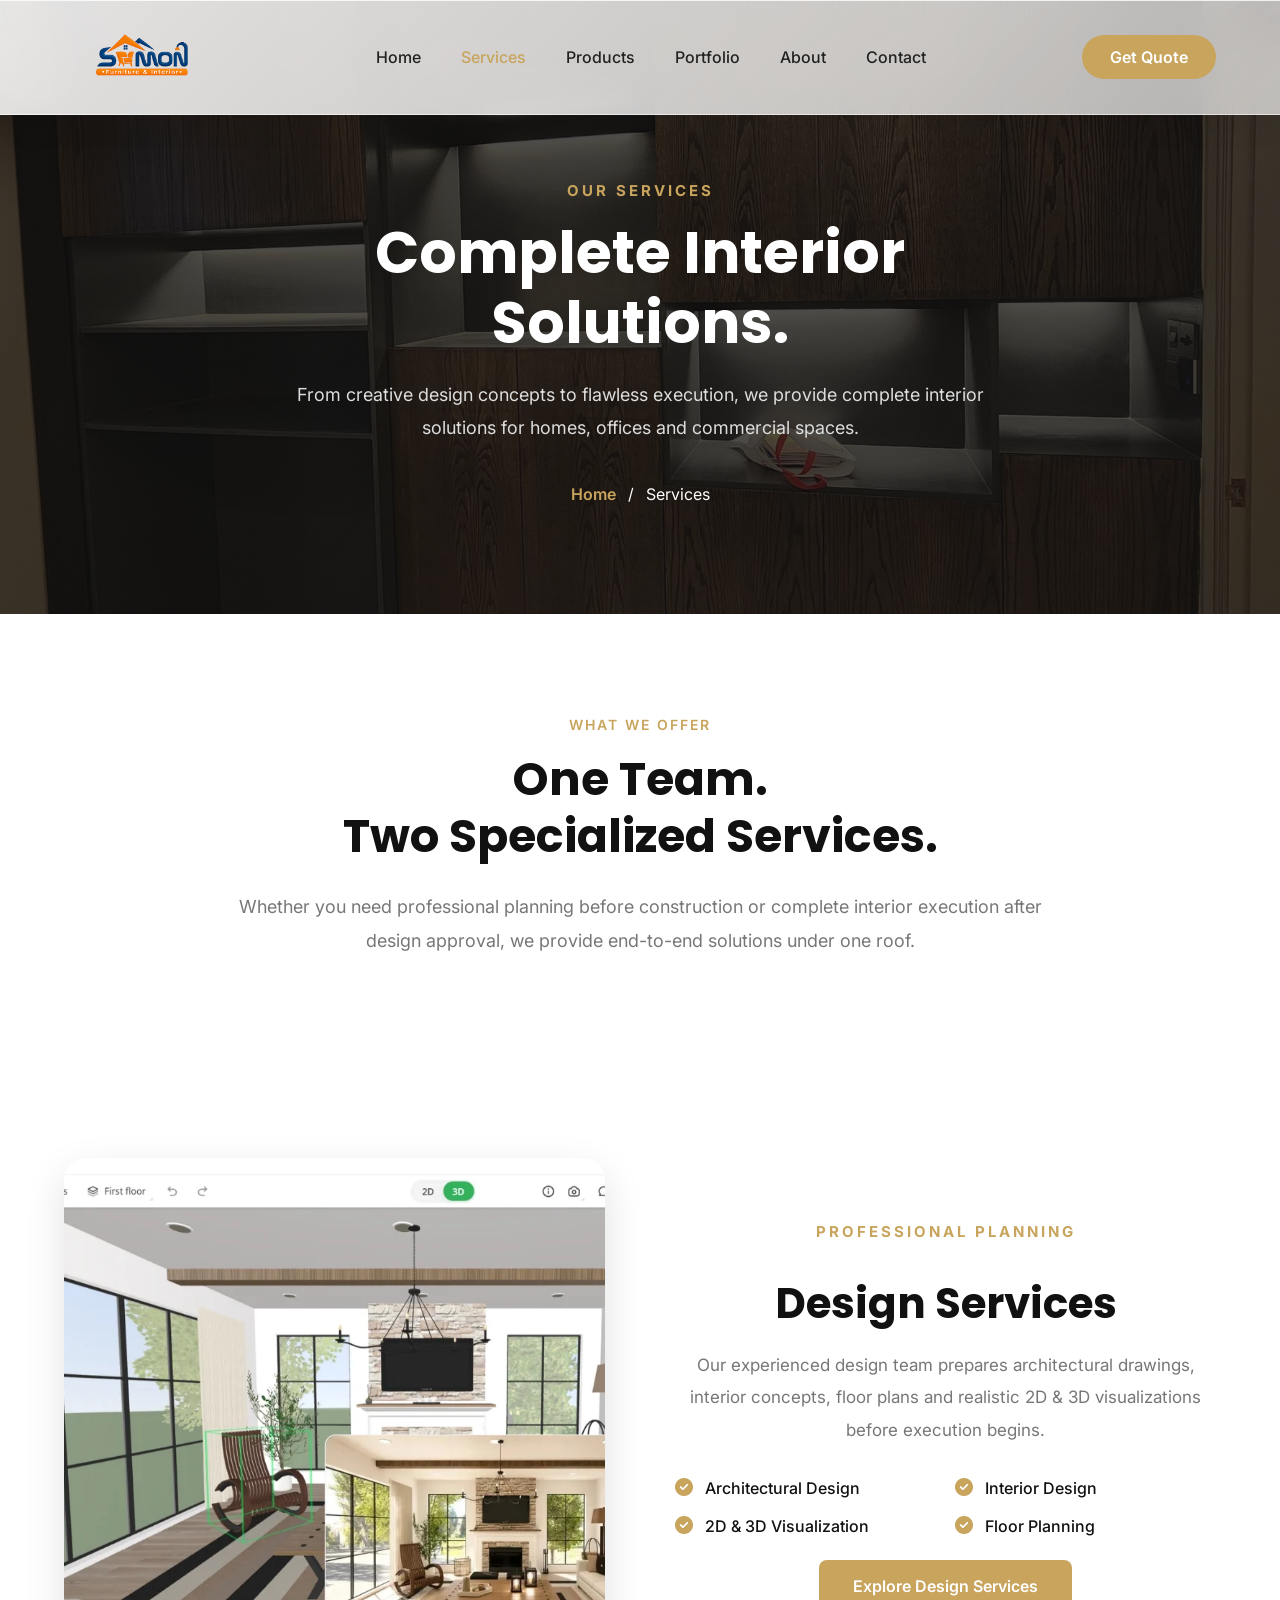
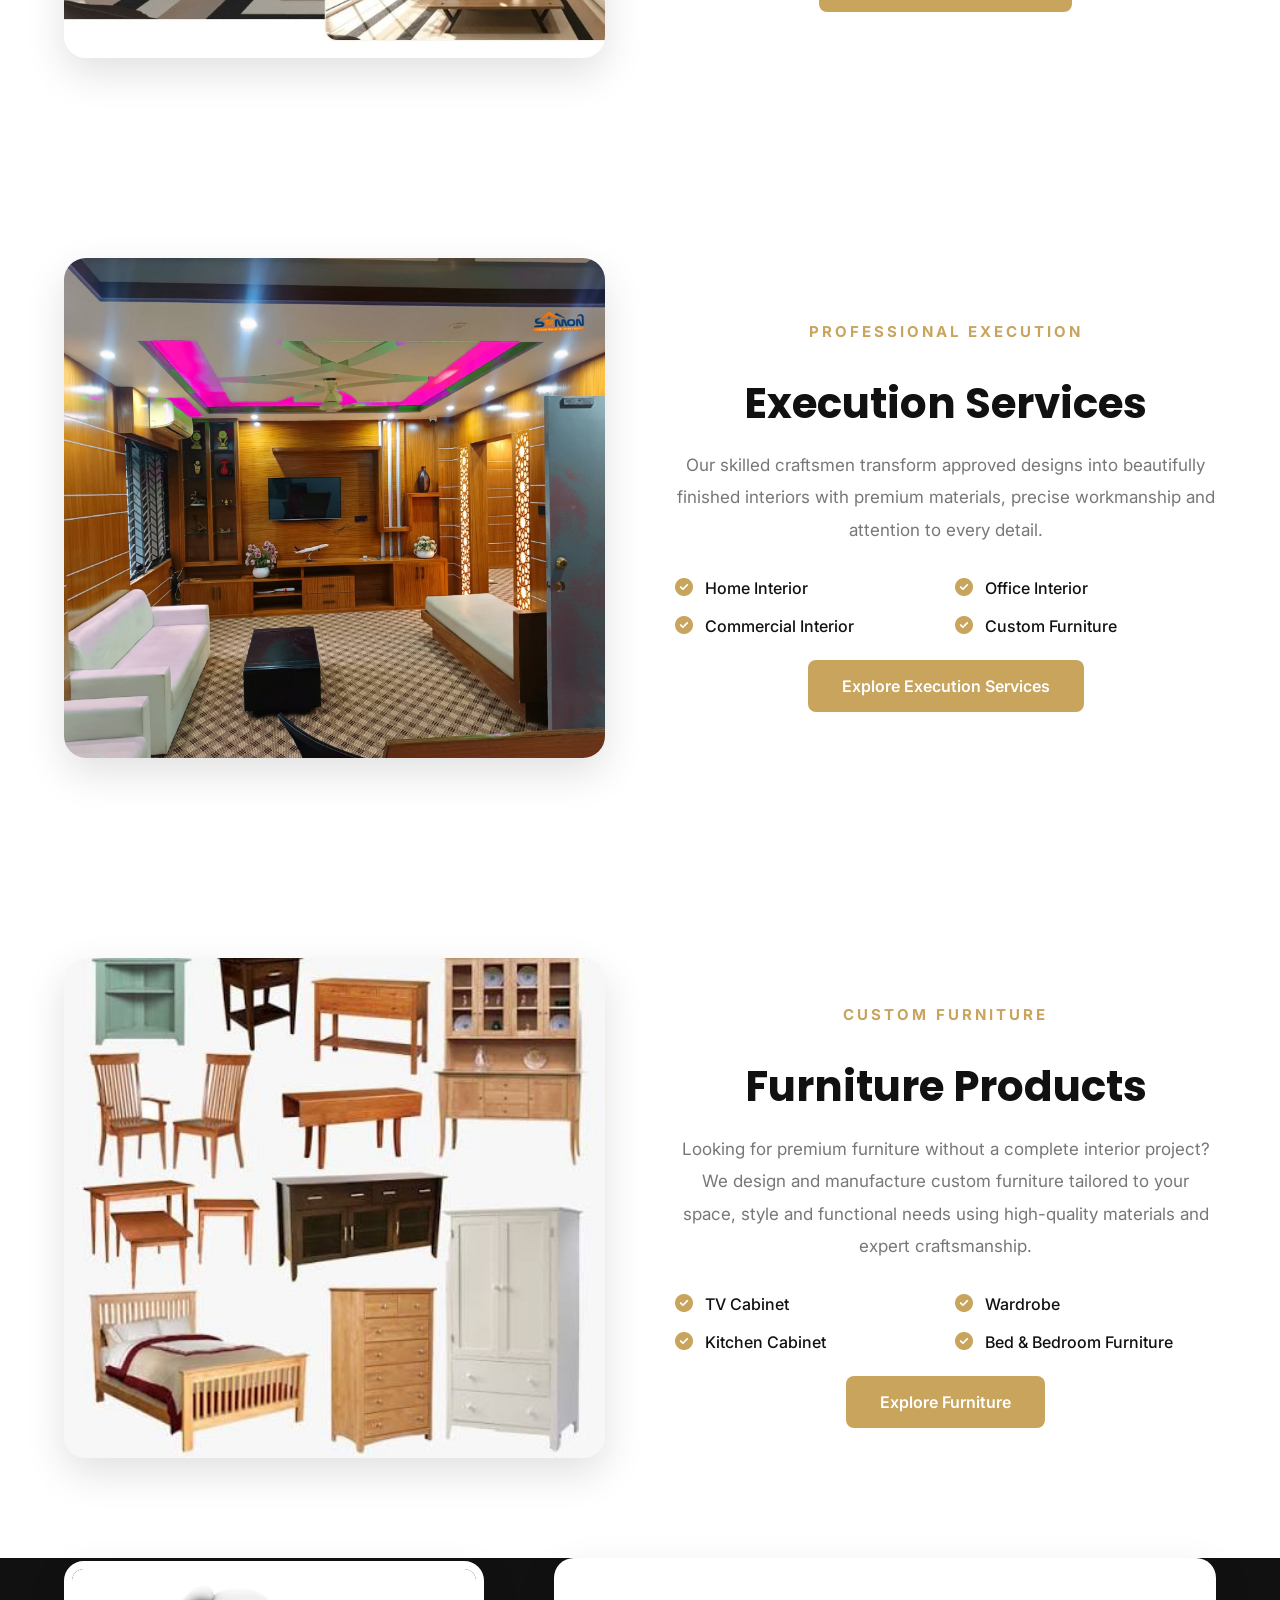
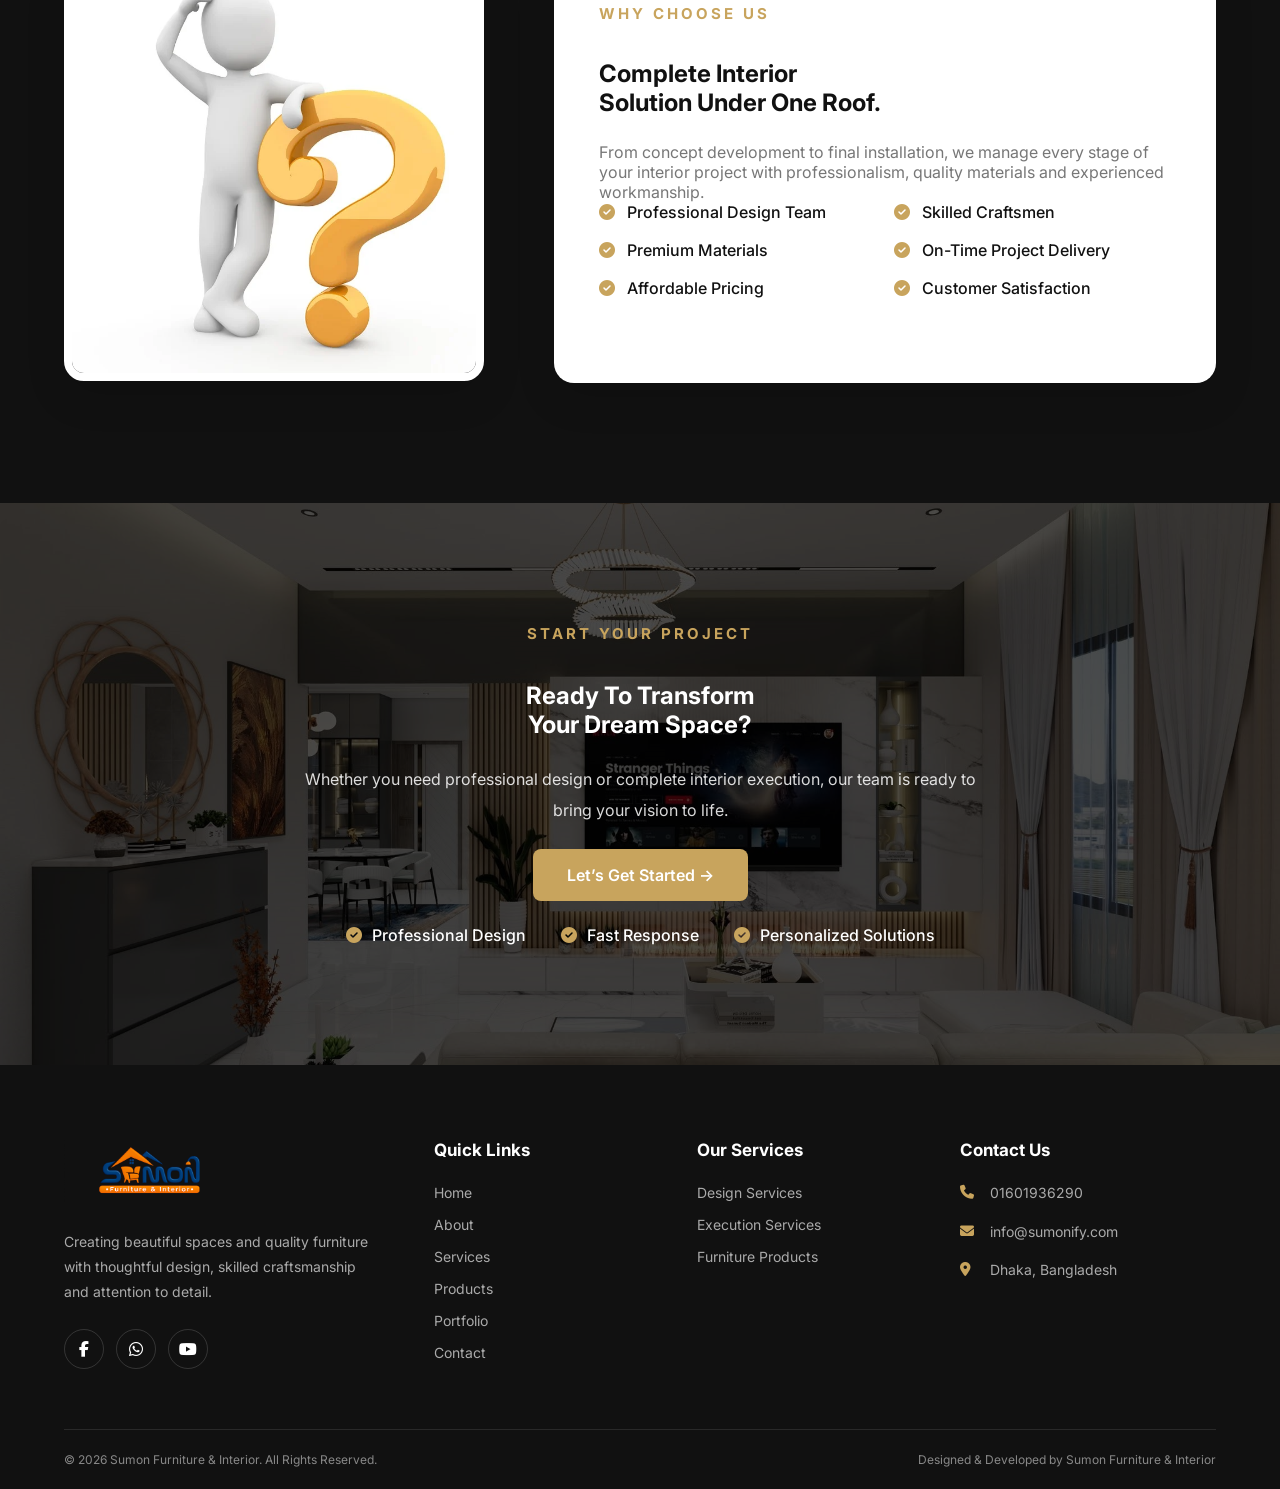
<file: services.html>
<!DOCTYPE html>
<html lang="en">

<head>

    <meta charset="UTF-8">

    <meta name="viewport" content="width=device-width, initial-scale=1.0">

    <title>Our Services | Sumon Furniture & Interior</title>
    <link rel="icon" type="image/png" href="assets/images/logo/favicon.png">

    <meta name="description"
        content="Professional Design Services and Interior Execution Services by Sumon Furniture & Interior.">

    <link rel="stylesheet" href="assets/css/style.css">

    <link
        href="https://fonts.googleapis.com/css2?family=Inter:wght@300;400;500;600;700&family=Poppins:wght@500;600;700;800&display=swap"
        rel="stylesheet">

    <link rel="stylesheet" href="https://cdnjs.cloudflare.com/ajax/libs/font-awesome/6.7.2/css/all.min.css">

</head>

<body>

    <!-- ==========================================
         HEADER
    =========================================== -->

    <header class="header">

        <div class="container">

            <div class="logo">

                <a href="index.html">

                    <img src="assets/images/logo/logo.png" alt="Sumon Furniture & Interior Logo">

                </a>

            </div>

            <nav class="navbar">

                <ul class="nav-links">

                    <li><a href="index.html">Home</a></li>

                    <li><a href="services.html" class="active">Services</a></li>

                    <li>
                        <a href="products.html">Products</a>
                    </li>

                    <li><a href="portfolio.html">Portfolio</a></li>

                    <li><a href="about.html">About</a></li>

                    <li><a href="contact.html">Contact</a></li>

                </ul>

            </nav>

            <a href="contact.html" class="btn">

                Get Quote

            </a>

        </div>

    </header>

    <!-- ==========================================
         PAGE BANNER
    =========================================== -->

    <section class="page-banner">

        <div class="container">

            <span class="page-subtitle">

                OUR SERVICES

            </span>

            <h1>

                Complete Interior
                <br>
                Solutions.

            </h1>

            <p>

                From creative design concepts to flawless execution,
                we provide complete interior solutions for homes,
                offices and commercial spaces.

            </p>

            <div class="breadcrumb">

                <a href="index.html">Home</a>

                <span>/</span>

                <span>Services</span>

            </div>

        </div>

    </section>

    <!-- ==========================================
         INTRO
    =========================================== -->

    <section class="design-intro">

        <div class="container">

            <span class="section-subtitle">

                WHAT WE OFFER

            </span>

            <h2>

                One Team.
                <br>
                Two Specialized Services.

            </h2>

            <p>

                Whether you need professional planning before construction
                or complete interior execution after design approval,
                we provide end-to-end solutions under one roof.

            </p>

        </div>

    </section>

    <!-- ==========================================
         DESIGN SERVICES
    =========================================== -->

    <section class="design-service">

        <div class="container service-container">

            <div class="service-slider">

                <img src="assets/images/services/design-service.jpg" class="service-image active" alt="Design Services">

            </div>

            <div class="service-content">

                <span class="section-subtitle">

                    PROFESSIONAL PLANNING

                </span>

                <h2>

                    Design Services

                </h2>

                <p>

                    Our experienced design team prepares architectural
                    drawings, interior concepts, floor plans and realistic
                    2D & 3D visualizations before execution begins.

                </p>

                <div class="service-features">

                    <div>

                        <i class="fa-solid fa-circle-check"></i>

                        Architectural Design

                    </div>

                    <div>

                        <i class="fa-solid fa-circle-check"></i>

                        Interior Design

                    </div>

                    <div>

                        <i class="fa-solid fa-circle-check"></i>

                        2D & 3D Visualization

                    </div>

                    <div>

                        <i class="fa-solid fa-circle-check"></i>

                        Floor Planning

                    </div>

                </div>

                <a href="design-services.html" class="primary-btn">

                    Explore Design Services

                </a>

            </div>

        </div>

    </section>
    <!-- ==========================================
     EXECUTION SERVICES
========================================== -->

    <section class="design-service">

        <div class="container service-container">

            <div class="service-slider">

                <img src="assets/images/services/execution-service.jpg" class="service-image active"
                    alt="Execution Services">

            </div>

            <div class="service-content">

                <span class="section-subtitle">

                    PROFESSIONAL EXECUTION

                </span>

                <h2>

                    Execution Services

                </h2>

                <p>

                    Our skilled craftsmen transform approved designs into
                    beautifully finished interiors with premium materials,
                    precise workmanship and attention to every detail.

                </p>

                <div class="service-features">

                    <div>

                        <i class="fa-solid fa-circle-check"></i>

                        Home Interior

                    </div>

                    <div>

                        <i class="fa-solid fa-circle-check"></i>

                        Office Interior

                    </div>

                    <div>

                        <i class="fa-solid fa-circle-check"></i>

                        Commercial Interior

                    </div>

                    <div>

                        <i class="fa-solid fa-circle-check"></i>

                        Custom Furniture

                    </div>

                </div>

                <a href="execution-services.html" class="primary-btn">

                    Explore Execution Services

                </a>

            </div>

        </div>

    </section>
    <!-- ==========================================
     FURNITURE PRODUCTS
========================================== -->

    <section class="design-service">

        <div class="container service-container">

            <!-- IMAGE -->

            <div class="service-slider">

                <img src="assets/images/services/furniture-products.jpg" class="service-image active"
                    alt="Furniture Products">

            </div>

            <!-- CONTENT -->

            <div class="service-content">

                <span class="section-subtitle">

                    CUSTOM FURNITURE

                </span>

                <h2>

                    Furniture Products

                </h2>

                <p>

                    Looking for premium furniture without a complete interior project?
                    We design and manufacture custom furniture tailored to your space,
                    style and functional needs using high-quality materials and expert craftsmanship.

                </p>

                <div class="service-features">

                    <div>

                        <i class="fa-solid fa-circle-check"></i>

                        TV Cabinet

                    </div>

                    <div>

                        <i class="fa-solid fa-circle-check"></i>

                        Wardrobe

                    </div>

                    <div>

                        <i class="fa-solid fa-circle-check"></i>

                        Kitchen Cabinet

                    </div>

                    <div>

                        <i class="fa-solid fa-circle-check"></i>

                        Bed & Bedroom Furniture

                    </div>

                </div>

                <a href="products.html" class="primary-btn">

                    Explore Furniture

                </a>

            </div>

        </div>

    </section>
    <!-- ==========================================
     WHY CHOOSE US
========================================== -->

    <section class="engineer-section">

        <div class="container engineer-container">

            <div class="engineer-image">

                <img src="assets/images/services/why-choose-us.jpg" alt="Why Choose Us">

            </div>

            <div class="engineer-content">

                <span class="section-subtitle">

                    WHY CHOOSE US

                </span>

                <h2>

                    Complete Interior
                    <br>
                    Solution Under One Roof.

                </h2>

                <p>

                    From concept development to final installation,
                    we manage every stage of your interior project with
                    professionalism, quality materials and experienced workmanship.

                </p>

                <div class="engineer-skills">

                    <div>

                        <i class="fa-solid fa-circle-check"></i>

                        Professional Design Team

                    </div>

                    <div>

                        <i class="fa-solid fa-circle-check"></i>

                        Skilled Craftsmen

                    </div>

                    <div>

                        <i class="fa-solid fa-circle-check"></i>

                        Premium Materials

                    </div>

                    <div>

                        <i class="fa-solid fa-circle-check"></i>

                        On-Time Project Delivery

                    </div>

                    <div>

                        <i class="fa-solid fa-circle-check"></i>

                        Affordable Pricing

                    </div>

                    <div>

                        <i class="fa-solid fa-circle-check"></i>

                        Customer Satisfaction

                    </div>

                </div>

            </div>

        </div>

    </section>

    <!-- ==========================================
     CTA SECTION
========================================== -->

    <section class="design-cta">

        <div class="cta-overlay">

            <div class="container">

                <span class="section-subtitle">

                    START YOUR PROJECT

                </span>

                <h2>

                    Ready To Transform
                    <br>
                    Your Dream Space?

                </h2>

                <p>

                    Whether you need professional design or complete
                    interior execution, our team is ready to bring your
                    vision to life.

                </p>

                <a href="contact.html" class="primary-btn">

                    Let’s Get Started →

                </a>

                <div class="cta-features">

                    <div>

                        <i class="fa-solid fa-circle-check"></i>

                        Professional Design

                    </div>

                    <div>

                        <i class="fa-solid fa-circle-check"></i>

                        Fast Response

                    </div>

                    <div>

                        <i class="fa-solid fa-circle-check"></i>

                        Personalized Solutions

                    </div>

                </div>

            </div>

        </div>

    </section>
    <!-- ==========================================
     FOOTER
========================================== -->

    <footer class="footer">

        <div class="container">

            <div class="footer-grid">


                <!-- BRAND -->

                <div class="footer-about">

                    <a href="index.html" class="footer-logo">

                        <img src="assets/images/logo/logo.png" alt="Sumon Furniture & Interior">

                    </a>

                    <p>

                        Creating beautiful spaces and quality furniture
                        with thoughtful design, skilled craftsmanship
                        and attention to detail.

                    </p>

                    <div class="footer-social">

                        <a href="https://www.facebook.com/SumonFurnitureInterior" target="_blank"
                            rel="noopener noreferrer" aria-label="Facebook">

                            <i class="fa-brands fa-facebook-f"></i>

                        </a>

                        <a href="https://wa.me/8801601936290" target="_blank" rel="noopener noreferrer"
                            aria-label="WhatsApp">

                            <i class="fa-brands fa-whatsapp"></i>

                        </a>
                        <a href="https://www.youtube.com/@SumonFurnitureInterior" target="_blank"
                            rel="noopener noreferrer" aria-label="youtube">

                            <i class="fa-brands fa-youtube"></i>

                        </a>

                    </div>

                </div>


                <!-- QUICK LINKS -->

                <div class="footer-links">

                    <h3>
                        Quick Links
                    </h3>

                    <ul>

                        <li>
                            <a href="index.html">Home</a>
                        </li>

                        <li>
                            <a href="about.html">About</a>
                        </li>

                        <li>
                            <a href="services.html">Services</a>
                        </li>

                        <li>
                            <a href="products.html">Products</a>
                        </li>

                        <li>
                            <a href="portfolio.html">Portfolio</a>
                        </li>

                        <li>
                            <a href="contact.html">Contact</a>
                        </li>

                    </ul>

                </div>


                <!-- SERVICES -->

                <div class="footer-links">

                    <h3>
                        Our Services
                    </h3>

                    <ul>

                        <li>
                            <a href="design-services.html">
                                Design Services
                            </a>
                        </li>

                        <li>
                            <a href="execution-services.html">
                                Execution Services
                            </a>
                        </li>

                        <li>
                            <a href="products.html">
                                Furniture Products
                            </a>
                        </li>

                    </ul>

                </div>


                <!-- CONTACT -->

                <div class="footer-contact">

                    <h3>
                        Contact Us
                    </h3>

                    <p>

                        <i class="fa-solid fa-phone"></i>

                        01601936290

                    </p>

                    <p>

                        <i class="fa-solid fa-envelope"></i>

                        info@sumonify.com

                    </p>

                    <p>

                        <i class="fa-solid fa-location-dot"></i>

                        Dhaka, Bangladesh

                    </p>

                </div>

            </div>


            <!-- COPYRIGHT -->

            <div class="footer-bottom">

                <p>

                    © 2026 Sumon Furniture & Interior.
                    All Rights Reserved.

                </p>

                <p>

                    Designed & Developed by Sumon Furniture & Interior

                </p>

            </div>

        </div>

    </footer>

    <script src="assets/js/script.js"></script>

</body>

</html>
</file>
<file: assets/css/style.css>
/* ==========================================
   SUMON FURNITURE & INTERIOR
   Main Stylesheet
========================================== */

/* ===== Google Reset ===== */

* {
    margin: 0;
    padding: 0;
    box-sizing: border-box;
}

/* ===== Root Variables ===== */

:root {

    --primary: #C8A45D;

    --secondary: #111111;

    --dark: #111111;

    --white: #ffffff;

    --text: #777777;
    --gray: #777777;

    --bg: #f8f8f8;

    --transition: .35s ease;

    --shadow: 0 15px 40px rgba(0, 0, 0, .12);

}

/* ===== General Style ===== */

html {
    scroll-behavior: smooth;
}

body {
    font-family: "Inter", sans-serif;
    background: var(--dark);
    color: var(--white);
    overflow-x: hidden;
}

a {
    text-decoration: none;
}

ul {
    list-style: none;
}

img {
    width: 100%;
    display: block;
}

/* ===== Container ===== */

.container {
    width: 90%;
    max-width: 1200px;
    margin: auto;
}

/* ===== Header ===== */

.header {
    position: fixed;
    top: 0;
    left: 0;
    width: 100%;
    padding: 22px 0;
    z-index: 1000;
    transition: var(--transition);
}

.header .container {
    display: flex;
    justify-content: space-between;
    align-items: center;
}
/* ==========================================
   SMART HEADER
========================================== */

.header {
    position: fixed;
    top: 0;
    left: 0;

    width: 100%;

    z-index: 9999;

    transition:
        transform 0.45s ease,
        opacity 0.35s ease,
        background-color 0.35s ease,
        backdrop-filter 0.35s ease;
}


/* Header hidden while scrolling down */

.header.header-hidden {
    transform: translateY(-100%);
    opacity: 0;
    pointer-events: none;
}


/* Header visible while scrolling up */

.header.header-visible {
    transform: translateY(0);
    opacity: 1;
    pointer-events: auto;
}
/* ===== Logo ===== */

.logo a {
    display: flex;
    align-items: center;
}

.logo img {
    height: 70px;
    width: auto;
    display: block;
    transition: .3s ease;
}

.logo img:hover {
    transform: scale(1.05);
}

/* ===== Navigation ===== */

.nav-links {
    display: flex;
    gap: 40px;
}

.nav-links li a {
    color: var(--white);
    font-size: 16px;
    font-weight: 500;
    transition: var(--transition);
}

.nav-links li a:hover {
    color: var(--primary);
}

/* ===== Header Button ===== */

.btn {
    display: inline-block;
    background: var(--primary);
    color: var(--white);
    padding: 12px 28px;
    border-radius: 50px;
    font-weight: 600;
    transition: var(--transition);
}

.btn:hover {
    background: var(--white);
    color: var(--dark);
}
/* ===== GET QUOTE - BLUE NEON HOVER ===== */

.header .btn {
    position: relative;
    z-index: 1;
    overflow: hidden;
}

.header .btn::after {
    content: "";
    position: absolute;
    left: 50%;
    bottom: -100%;
    transform: translateX(-50%);
    
    width: 120%;
    height: 100%;
    
    background: rgba(0, 80, 164, 0.35);
    filter: blur(18px);
    
    opacity: 0;
    transition: 
        bottom 0.45s ease,
        opacity 0.45s ease;
    
    z-index: -1;
}

.header .btn:hover::after {
    bottom: -35%;
    opacity: 1;
}
/* ==========================================
   PREMIUM LIGHT LIQUID GLASS HEADER
========================================== */

.header.header-visible {

    background:
        linear-gradient(
            135deg,
            rgba(255, 255, 255, 0.82),
            rgba(255, 255, 255, 0.62)
        );

    backdrop-filter: blur(18px) saturate(140%);
    -webkit-backdrop-filter: blur(18px) saturate(140%);

    border-bottom: 1px solid rgba(255, 255, 255, 0.55);

    box-shadow:
        0 8px 30px rgba(0, 0, 0, 0.08),
        inset 0 1px 0 rgba(255, 255, 255, 0.8);

}


/* ==========================================
   COMPACT HEADER
========================================== */

.header .container {
    min-height: 70px;
}


/* ==========================================
   LOGO
========================================== */

.header .logo img {

    width: 155px;
    height: auto;
    display: block;

}


/* ==========================================
   MOBILE
========================================== */

@media (max-width: 600px) {

    .header {
        padding: 0;
    }

    .header .container {
        min-height: 62px;
    }

    .header .logo img {
        width: 145px;
        height: auto;
    }

    .header .nav-links {
        gap: 16px;
    }

}

/* ==========================================
   HERO SECTION
========================================== */

.hero {
    padding: 140px 0 80px;
    background: var(--bg);
}

.hero-container {

    display: grid;

    grid-template-columns: 1fr 1fr;

    gap: 70px;

    align-items: center;

    min-height: 85vh;

}

/* ===== LEFT CONTENT ===== */

.hero-subtitle {

    color: var(--primary);

    font-size: 14px;

    letter-spacing: 3px;

    font-weight: 700;

    text-transform: uppercase;

    display: inline-block;

    margin-bottom: 20px;

}

.hero-left {

    animation: fadeUp 1s ease;

}

.hero-left h1 {

    font-size: 62px;

    line-height: 1.1;

    color: var(--secondary);

    margin-bottom: 25px;

    font-family: "Poppins", sans-serif;

}

.hero-text {

    color: var(--text);

    font-size: 18px;

    line-height: 1.8;

    margin-bottom: 40px;

}

/* ===== BUTTON ===== */

.hero-btn {

    display: flex;

    gap: 20px;

    margin-bottom: 50px;

}

.primary-btn,
.secondary-btn {

    padding: 16px 34px;

    border-radius: 8px;

    font-weight: 600;

    transition: .35s;

}

.primary-btn {

    background: var(--primary);

    color: #fff;

}

.primary-btn:hover {

    transform: translateY(-4px);

    box-shadow: 0 15px 30px rgba(200, 164, 93, .35);

}

.secondary-btn {

    border: 2px solid var(--primary);

    color: var(--primary);

}

.secondary-btn:hover {

    background: var(--primary);

    color: #fff;

    box-shadow: 0 15px 30px rgba(200, 164, 93, .30);

}

/* ===== STATISTICS ===== */

.hero-stats {

    display: flex;

    gap: 50px;

}

.stat h2 {

    color: var(--primary);

    font-size: 38px;

}

.stat span {

    color: var(--gray);

}



/* ===== HERO SLIDER ===== */

.hero-slider {

    position: relative;

    width: 100%;

    height: 650px;

    overflow: hidden;

    border-radius: 22px;

    box-shadow: var(--shadow);

}

.hero-image {

    position: absolute;

    inset: 0;

    width: 100%;

    height: 100%;

    object-fit: cover;

    opacity: 0;

    transform: scale(1);

    transition:
        opacity 1.2s ease,
        transform 8s ease;

}

.hero-image.active {

    opacity: 1;

    transform: scale(1.08);

}

/* ===== ARROWS ===== */

.slider-btn {

    position: absolute;

    top: 50%;

    transform: translateY(-50%);

    width: 50px;

    height: 50px;

    border: none;

    border-radius: 50%;

    cursor: pointer;

    background: rgba(255, 255, 255, .85);

    transition: .3s;

}

.slider-btn:hover {

    background: var(--primary);

    color: #fff;

    transform: translateY(-50%) scale(1.08);

}

.prev {

    left: 20px;

}

.next {

    right: 20px;

}

/* ===== DOTS ===== */

.slider-dots {

    position: absolute;

    bottom: 25px;

    left: 50%;

    transform: translateX(-50%);

    display: flex;

    gap: 12px;

}

.dot {

    width: 12px;

    height: 12px;

    border-radius: 50%;

    background: #ddd;

    cursor: pointer;

}

.dot.active {

    background: var(--primary);

}

/* ===== Active Navigation ===== */

.nav-links li a.active {
    color: var(--primary);
}

/* ==========================================
   SMART LIGHT GLASS HEADER
========================================== */

.header.header-visible {

    background:
        linear-gradient(
            135deg,
            rgba(255, 255, 255, 0.88),
            rgba(255, 255, 255, 0.68)
        );

    backdrop-filter: blur(18px) saturate(140%);
    -webkit-backdrop-filter: blur(18px) saturate(140%);

    border-bottom: 1px solid rgba(255, 255, 255, 0.55);

    box-shadow:
        0 8px 30px rgba(0, 0, 0, 0.08),
        inset 0 1px 0 rgba(255, 255, 255, 0.8);

}


/* ==========================================
   HOMEPAGE HERO TEXT
========================================== */

.hero-left h1 {
    color: var(--secondary);
}

.hero-text {
    color: var(--text);
}


/* ==========================================
   HEADER NAVIGATION
========================================== */

.header.header-visible .nav-links li a {
    color: #222222;
}

.header.header-visible .nav-links li a.active,
.header.header-visible .nav-links li a:hover {
    color: var(--primary);
}


/* ==========================================
   LOGO
========================================== */

.header .logo img {
    width: 155px;
    height: auto;
}


/* ==========================================
   COMPACT HEADER
========================================== */

.header .container {
    min-height: 70px;
}


/* ==========================================
   MOBILE
========================================== */

@media (max-width: 600px) {

    .header .container {
        min-height: 62px;
    }

    .header .logo img {
        width: 145px;
        height: auto;
    }

    .header .nav-links {
        gap: 16px;
    }

}
/* ======= ANIMATIONS ====== */

@keyframes fadeUp {

    from {

        opacity: 0;

        transform: translateY(50px);

    }

    to {

        opacity: 1;

        transform: translateY(0);

    }

}

/* ===== TEXT ANIMATION ===== */

@keyframes textReveal {

    from {

        opacity: 0;

        transform: translateY(30px);

    }

    to {

        opacity: 1;

        transform: translateY(0);

    }

}

.text-animate {

    animation: textReveal .8s ease;

}

/* ==========================================
   HERO RESPONSIVE
========================================== */

@media (max-width: 992px) {

    .hero {

        padding: 120px 0 70px;

    }

    .hero-container {

        grid-template-columns: 1fr;

        gap: 50px;

    }

    .hero-left {

        text-align: center;

        order: 2;

    }

    .hero-right {

        order: 1;

    }

    .hero-left h1 {

        font-size: 48px;

    }

    .hero-text {

        max-width: 100%;

    }

    .hero-btn {

        justify-content: center;

        flex-wrap: wrap;

    }

    .hero-stats {

        justify-content: center;

        flex-wrap: wrap;

        gap: 35px;

    }

    .hero-slider {

        height: 500px;

    }

}

@media (max-width:768px) {

    .header .container {

        flex-direction: column;

        gap: 20px;

    }

    .nav-links {

        gap: 18px;

        flex-wrap: wrap;

        justify-content: center;

    }

    .hero {

        padding: 170px 0 60px;

    }

    .hero-left h1 {

        font-size: 38px;

    }

    .hero-text {

        font-size: 16px;

    }

    .hero-slider {

        height: 400px;

    }

    .hero-stats {

        flex-direction: column;

        gap: 20px;

    }

}

@media (max-width:576px) {

    .hero-left h1 {

        font-size: 30px;

    }

    .hero-subtitle {

        font-size: 12px;

        letter-spacing: 2px;

    }

    .primary-btn,
    .secondary-btn {

        width: 100%;

        text-align: center;

    }

    .hero-slider {

        height: 320px;

    }

}

/* ==========================================
   ABOUT PAGE
========================================== */

/* ===== PAGE BANNER ===== */

.page-banner {

    padding: 180px 0 110px;

    background: linear-gradient(rgba(17, 17, 17, .75), rgba(17, 17, 17, .75)),
        url("../images/about/about-banner.jpg");

    background-size: cover;

    background-position: center;

    background-repeat: no-repeat;

    text-align: center;

}

.page-subtitle {

    display: inline-block;

    color: var(--primary);

    font-size: 15px;

    font-weight: 700;

    letter-spacing: 3px;

    text-transform: uppercase;

    margin-bottom: 18px;

}

.page-banner h1 {

    font-size: 58px;

    line-height: 1.2;

    color: var(--white);

    font-family: "Poppins", sans-serif;

    margin-bottom: 22px;

}

.page-banner p {

    max-width: 720px;

    margin: auto;

    color: #dddddd;

    font-size: 18px;

    line-height: 1.8;

}

.breadcrumb {

    margin-top: 40px;

    display: flex;

    justify-content: center;

    align-items: center;

    gap: 12px;

}

.breadcrumb a {

    color: var(--primary);

    font-weight: 600;

}

.breadcrumb span {

    color: #ffffff;

}

/* ===== ABOUT LAYOUT ===== */

.about-section {

    padding: 140px 0;

    background: var(--white);

}

.about-container {

    display: grid;

    grid-template-columns: 1fr 1fr;

    gap: 90px;

    align-items: center;

}

/* ===== ABOUT IMAGES ===== */

.about-images {

    position: relative;

}

.about-main-image {

    width: 100%;

    border-radius: 24px;

    display: block;

    box-shadow: var(--shadow);

}

.about-small-image {

    position: absolute;

    width: 260px;

    bottom: -35px;

    right: -35px;

    border-radius: 20px;

    border: 8px solid var(--white);

    box-shadow: var(--shadow);

}

/* ===== EXPERIENCE CARD ===== */

.experience-card {

    position: absolute;

    top: 35px;

    left: -35px;

    background: var(--primary);

    color: var(--white);

    padding: 32px 36px;

    border-radius: 18px;

    text-align: center;

    box-shadow: 0 20px 45px rgba(200, 164, 93, .35);

}

.experience-card h2 {

    font-size: 44px;

    margin-bottom: 8px;

    font-family: "Poppins", sans-serif;

}

.experience-card p {

    font-size: 15px;

    line-height: 1.6;

}

/* ===== ABOUT CONTENT ===== */

.section-subtitle {

    display: inline-block;

    color: var(--primary);

    font-size: 15px;

    font-weight: 700;

    letter-spacing: 3px;

    text-transform: uppercase;

    margin-bottom: 18px;

}

.about-right h2 {

    font-size: 48px;

    color: var(--secondary);

    line-height: 1.2;

    margin-bottom: 28px;

    font-family: "Poppins", sans-serif;

}

.about-description {

    max-width: 600px;

    color: var(--text);

    font-size: 17px;

    line-height: 1.9;

    margin-bottom: 40px;

}

/* ===== FEATURE LIST ===== */

.about-features {

    display: grid;

    grid-template-columns: 1fr 1fr;

    gap: 22px;

    margin-bottom: 45px;

}

.feature-item {

    display: flex;

    align-items: center;

    gap: 16px;

}

.feature-item i {

    color: var(--primary);
    font-size: 20px;
    width: 24px;
    text-align: center;

}

.feature-item span {

    color: var(--secondary);

    font-weight: 600;

    line-height: 1.6;

}

/* ===== ABOUT BUTTONS ===== */

.about-buttons {

    display: flex;

    gap: 24px;

    flex-wrap: wrap;

}

/* ===== ABOUT ANIMATION ===== */

.about-left {

    animation: slideLeft 1s ease;

}

.about-right {

    animation: slideRight 1s ease;

}

.experience-card {

    animation: zoomIn 1.2s ease;

}

@keyframes slideLeft {

    from {

        opacity: 0;

        transform: translateX(-70px);

    }

    to {

        opacity: 1;

        transform: translateX(0);

    }

}

@keyframes slideRight {

    from {

        opacity: 0;

        transform: translateX(70px);

    }

    to {

        opacity: 1;

        transform: translateX(0);

    }

}

@keyframes zoomIn {

    from {

        opacity: 0;

        transform: scale(.8);

    }

    to {

        opacity: 1;

        transform: scale(1);

    }

}

/* ===== ABOUT HOVER EFFECT ===== */

.about-main-image,
.about-small-image {

    transition: .45s ease;

}

.about-main-image:hover {

    transform: scale(1.03);

}

.about-small-image:hover {

    transform: translateY(-10px) rotate(-1deg);

}

.experience-card {

    transition: .35s ease;

}

.experience-card:hover {

    transform: translateY(-8px) scale(1.03);

}

.feature-item {

    transition: .3s ease;

}

.feature-item:hover {

    transform: translateX(8px);

}

/* ==========================================
   RESPONSIVE - TABLET
========================================== */

@media (max-width:1024px) {

    .about-container {

        grid-template-columns: 1fr;

        gap: 70px;

    }

    .about-left {

        display: flex;

        justify-content: center;

    }

    .about-right {

        text-align: center;

    }

    .about-description {

        max-width: 100%;

    }

    .about-features {

        justify-content: center;

    }

    .about-buttons {

        justify-content: center;

    }

}

/* ==========================================
   RESPONSIVE - MOBILE
========================================== */

@media (max-width:768px) {

    .page-banner {

        padding: 150px 0 90px;

    }

    .page-banner h1 {

        font-size: 40px;

    }

    .about-section {

        padding: 90px 0;

    }

    .about-main-image {

        width: 100%;

    }

    .about-small-image {

        width: 60%;

        right: 0;

        bottom: -30px;

    }

    .experience-card {

        left: 15px;

        top: 15px;

        padding: 22px 24px;

    }

    .experience-card h2 {

        font-size: 32px;

    }

    .about-right h2 {

        font-size: 38px;

    }

    .about-buttons {

        flex-direction: column;

        align-items: center;

    }

    .primary-btn,

    .secondary-btn {

        width: 220px;

        text-align: center;

    }

}

/* ===== DESIGN INTRO Responsive ===== */

.design-intro {

    padding: 70px 0;

}

.design-intro h2 {

    font-size: 32px;

}

.design-intro p {

    font-size: 16px;

}

/* ===== DESIGN SERVICE ===== */

.service-container {

    grid-template-columns: 1fr;

    gap: 50px;

}

.service-slider {

    height: 340px;

}

.service-content {

    text-align: center;

}

.service-content h2 {

    font-size: 32px;

}

.service-features {

    grid-template-columns: 1fr;

    text-align: left;

}

.service-images {

    width: 100%;

    height: 100%;

    position: relative;

}

/* ==========================================
   RESPONSIVE - SMALL MOBILE
========================================== */

@media (max-width:480px) {

    .page-banner h1 {

        font-size: 32px;

    }

    .about-right h2 {

        font-size: 30px;

    }

    .feature-item {

        font-size: 15px;

    }

    .about-small-image {

        width: 70%;

    }

}

/* ==========================================
   DESIGN SERVICES PAGE
========================================== */

/* ===== INTRO SECTION ===== */

.design-intro {

    padding: 100px 0;

    background: var(--white);

}

.design-intro .container {

    max-width: 850px;

    margin: 0 auto;

    text-align: center;

}

.design-intro .section-subtitle {

    display: inline-block;

    color: var(--primary);

    font-size: 14px;

    font-weight: 600;

    letter-spacing: 2px;

    text-transform: uppercase;

    margin-bottom: 18px;

}

.design-intro h2 {

    font-size: 46px;

    line-height: 1.25;

    color: var(--dark);

    margin-bottom: 24px;

    font-family: "Poppins", sans-serif;

}

.design-intro p {

    font-size: 18px;

    color: var(--gray);

    line-height: 1.9;

}

/* ==========================================
   DESIGN SERVICE SECTION
========================================== */

.design-service {

    padding: 100px 0;

    background: var(--white);

}

.service-container {

    display: grid;

    grid-template-columns: 1fr 1fr;

    align-items: center;

    gap: 70px;

}

/* ===== IMAGE SLIDER ===== */

.service-slider {

    position: relative;

    width: 100%;

    height: 500px;

    overflow: hidden;

    border-radius: 22px;

    box-shadow: var(--shadow);

}

.service-image {

    position: absolute;

    width: 100%;

    height: 100%;

    object-fit: cover;

    opacity: 0;

    transition: opacity .8s ease;

}

.service-image.active {

    opacity: 1;

}

/* ===== ARROW ===== */

.service-arrow {

    position: absolute;

    top: 50%;

    transform: translateY(-50%);

    width: 48px;

    height: 48px;

    border: none;

    border-radius: 50%;

    background: rgba(255, 255, 255, .9);

    color: var(--dark);

    cursor: pointer;

    transition: .3s;

    z-index: 5;

}

.service-arrow:hover {

    background: var(--primary);

    color: var(--white);

}

.service-arrow.prev {

    left: 18px;

}

.service-arrow.next {

    right: 18px;

}

/* ===== CONTENT ===== */

.service-content h2 {

    font-size: 42px;

    margin: 18px 0;

    color: var(--dark);

    line-height: 1.3;

    font-family: "Poppins", sans-serif;

}

.service-content p {

    font-size: 17px;

    color: var(--gray);

    line-height: 1.9;

    margin-bottom: 32px;

}

/* ===== FEATURES ===== */

.service-features {

    display: grid;

    grid-template-columns: 1fr 1fr;

    gap: 18px;

    margin-bottom: 40px;

}

.service-features div {

    display: flex;

    align-items: center;

    gap: 12px;

    font-size: 16px;

    color: var(--dark);

    font-weight: 500;

}

.service-features i {

    color: var(--primary);

    font-size: 18px;

}

/* ===== DOTS ===== */

.service-dots {

    position: absolute;

    bottom: 20px;

    left: 50%;

    transform: translateX(-50%);

    display: flex;

    gap: 10px;

    z-index: 10;

}

.service-dot {

    width: 12px;

    height: 12px;

    border-radius: 50%;

    background: rgba(255, 255, 255, .5);

    cursor: pointer;

    transition: .3s;

}

.service-dot.active {

    background: var(--primary);

}

/* ==========================================
   DESIGN ENGINEER
========================================== */

.design-engineer {

    padding: 120px 0;

    background: #f8f8f8;

}

.engineer-container {

    display: grid;

    grid-template-columns: 420px 1fr;

    gap: 70px;

    align-items: center;

}

.engineer-image img {

    width: 100%;

    display: block;

    border-radius: 20px;

    border: 8px solid var(--white);

    box-shadow: var(--shadow);

}

.engineer-content h2 {

    margin: 18px 0 25px;
    color: var(--dark);

}

.engineer-content {

    background: var(--white);

    padding: 45px;

    border-radius: 20px;

    box-shadow: var(--shadow);
    color: var(--gray);

}

.engineer-skills {

    display: grid;

    grid-template-columns: repeat(2, 1fr);

    gap: 18px;

    margin-bottom: 40px;

}

.engineer-skills div {

    display: flex;

    align-items: center;

    gap: 12px;

    font-weight: 500;
    color: var(--dark);

}

.engineer-skills i {

    color: var(--primary);

}

.engineer-badge {

    background: var(--white);

    margin-top: 20px;

    padding: 20px;

    border-radius: 18px;

    text-align: center;

    box-shadow: var(--shadow);

}

.engineer-badge span {

    color: #f5b301;

    font-size: 20px;

    letter-spacing: 3px;

}

.engineer-badge h4 {

    margin: 10px 0 6px;

    font-size: 18px;

}

.engineer-badge p {

    color: var(--gray);

    margin: 0;

}

.fa-linkedin-in {
    font-size: 14px;
    transform: translateX(100px);
}

/* ==========================================
   DESIGN CTA
========================================== */

.design-cta {

    background: url("../images/design-services/design-cta.jpg") center center/cover no-repeat;

    position: relative;

    margin-top: 120px;

}

.cta-overlay {

    background: rgba(0, 0, 0, .70);

    padding: 120px 0;

}

.design-cta .container {

    text-align: center;

    max-width: 850px;

}

.design-cta .section-subtitle {

    color: var(--primary);

}

.design-cta h2 {

    margin: 20px 0 25px;

}

.design-cta p {

    color: rgba(255, 255, 255, .85);

    line-height: 1.9;

    margin: 0 auto 40px;

    max-width: 700px;

}

.design-cta .primary-btn {

    margin-bottom: 45px;

}

.cta-features {

    display: flex;

    justify-content: center;

    align-items: center;

    gap: 35px;

    flex-wrap: wrap;

    margin-top: 40px;

}

.cta-features div {

    color: var(--white);

    display: flex;

    align-items: center;

    gap: 10px;

    font-weight: 500;

}

.cta-features i {
    color: var(--primary);
}

.primary-btn {
    transition: .3s ease;
}

.primary-btn:hover {
    transform: translateY(-3px);
}

/* ==========================================
   RESPONSIVE DESIGN
========================================== */

@media (max-width:992px) {

    body {
        overflow-x: hidden;
    }

}

@media (max-width:768px) {

    body {
        overflow-x: hidden;
    }

}

@media (max-width:576px) {

    body {
        overflow-x: hidden;
    }

}

/* ==========================================
   Service Card Responsive
========================================== */
@media (max-width:768px) {

    .service-container {

        grid-template-columns: 1fr;

        gap: 40px;

    }

    .service-slider {

        width: 100%;

        height: 250px;

        border-radius: 18px;

    }

    .service-image {

        width: 100%;

        height: 100%;

        object-fit: cover;

        object-position: center;

    }

    .service-content {

        text-align: center;

    }

    .service-features {

        grid-template-columns: 1fr;

    }

}

/* ==========================================
   Engineer Section Responsive
========================================== */
@media (max-width:768px) {

    .engineer-container {

        grid-template-columns: 1fr;

        gap: 35px;

    }

    .engineer-image {

        width: 100%;

        max-width: 320px;

        margin: auto;

    }

    .engineer-content {

        padding: 25px;

        text-align: left;

    }

    .engineer-skills {

        grid-template-columns: 1fr;

        gap: 15px;

    }

}

/* =========================================================
   PRODUCTS PAGE
========================================================= */


/* =========================================================
   PRODUCT CATEGORIES
========================================================= */

.product-categories {
    padding: 100px 0;
    background: var(--white);
}

.section-heading {
    max-width: 700px;
    margin: 0 auto 55px;
    text-align: center;
}

.section-heading .section-subtitle {
    display: inline-block;
    margin-bottom: 14px;
}

.section-heading h2 {
    margin: 0 0 18px;
    color: var(--dark);
}

.section-heading p {
    margin: 0;
    line-height: 1.8;
    color: #666;
}


/* CATEGORY GRID */

.category-grid {
    display: grid;
    grid-template-columns: repeat(4, 1fr);
    gap: 24px;
}


/* CATEGORY CARD */

.category-card {
    display: block;
    position: relative;
    overflow: hidden;
    border-radius: 18px;
    background: var(--white);
    box-shadow: var(--shadow);
    text-decoration: none;
    transition: transform .35s ease, box-shadow .35s ease;
}

.category-card:hover {
    transform: translateY(-7px);
    box-shadow: 0 18px 40px rgba(0, 0, 0, .12);
}


/* CATEGORY IMAGE */

.category-image {
    width: 100%;
    height: 260px;
    overflow: hidden;
}

.category-image img {
    width: 100%;
    height: 100%;
    object-fit: cover;
    display: block;
    transition: transform .6s ease;
}

.category-card:hover .category-image img {
    transform: scale(1.08);
}


/* CATEGORY CONTENT */

.category-content {
    padding: 22px;
}

.category-content h3 {
    margin: 0 0 10px;
    color: var(--dark);
    font-size: 19px;
}

.category-content span {
    display: inline-flex;
    align-items: center;
    gap: 8px;
    color: var(--primary);
    font-size: 14px;
    font-weight: 600;
}

.category-content i {
    transition: transform .3s ease;
}

.category-card:hover .category-content i {
    transform: translateX(5px);
}


/* =========================================================
   FEATURED PRODUCTS
========================================================= */

.featured-products {
    padding: 100px 0;
    background: #f8f8f8;
}


/* PRODUCT GRID */

.product-grid {
    display: grid;
    grid-template-columns: repeat(4, 1fr);
    gap: 24px;
}


/* PRODUCT CARD */

.product-card {
    overflow: hidden;
    background: var(--white);
    border-radius: 18px;
    box-shadow: var(--shadow);
    transition: transform .35s ease, box-shadow .35s ease;
}

.product-card:hover {
    transform: translateY(-7px);
    box-shadow: 0 18px 40px rgba(0, 0, 0, .12);
}


/* PRODUCT IMAGE */

.product-image {
    position: relative;
    width: 100%;
    height: 300px;
    overflow: hidden;
}

.product-image img {
    width: 100%;
    height: 100%;
    display: block;
    object-fit: cover;
    transition: transform .6s ease;
}

.product-card:hover .product-image img {
    transform: scale(1.06);
}


/* PRODUCT CATEGORY */

.product-category {
    position: absolute;
    top: 15px;
    left: 15px;
    padding: 7px 12px;
    border-radius: 30px;
    background: rgba(255, 255, 255, .92);
    color: var(--dark);
    font-size: 12px;
    font-weight: 600;
}


/* PRODUCT INFO */

.product-info {
    padding: 22px;
}

.product-info h3 {
    margin: 0 0 8px;
    color: var(--dark);
    font-size: 18px;
}

.product-id {
    display: block;
    margin-bottom: 18px;
    color: #888;
    font-size: 12px;
}


/* PRODUCT BOTTOM */

.product-bottom {
    display: flex;
    align-items: center;
    justify-content: space-between;
    gap: 12px;
}

.product-bottom strong {
    color: var(--dark);
    font-size: 18px;
}

.product-link {
    display: inline-flex;
    align-items: center;
    gap: 7px;
    color: var(--primary);
    font-size: 13px;
    font-weight: 600;
    text-decoration: none;
}

.product-link i {
    transition: transform .3s ease;
}

.product-link:hover i {
    transform: translateX(4px);
}


/* VIEW ALL */

.products-view-all {
    margin-top: 50px;
    text-align: center;
}


/* =========================================================
   PRODUCT BENEFITS
========================================================= */

.product-benefits {
    padding: 100px 0;
    background: var(--white);
}

.benefits-grid {
    display: grid;
    grid-template-columns: repeat(4, 1fr);
    gap: 24px;
}

.benefit-card {
    padding: 35px 25px;
    text-align: center;
    border: 1px solid #eee;
    border-radius: 18px;
    background: var(--white);
    transition: transform .35s ease, box-shadow .35s ease;
}

.benefit-card:hover {
    transform: translateY(-6px);
    box-shadow: var(--shadow);
}


/* BENEFIT ICON */

.benefit-icon {
    width: 65px;
    height: 65px;
    margin: 0 auto 22px;
    display: flex;
    align-items: center;
    justify-content: center;
    border-radius: 50%;
    background: rgba(200, 164, 93, .12);
    color: var(--primary);
    font-size: 24px;
}

.benefit-card h3 {
    margin: 0 0 12px;
    color: var(--dark);
    font-size: 18px;
}

.benefit-card p {
    margin: 0;
    color: #777;
    line-height: 1.7;
    font-size: 14px;
}

/* ==========================================
   NO PRODUCTS / CUSTOM ORDER
========================================== */

.no-products {
    grid-column: 1 / -1;

    width: 100%;
    max-width: 700px;

    margin: 20px auto 40px;

    padding: 50px 40px;

    text-align: center;

    background: var(--white);

    border-radius: 20px;

    box-shadow: var(--shadow);

    color: var(--dark);
}

.no-products-icon {
    width: 60px;
    height: 60px;

    margin: 0 auto 20px;

    display: flex;
    align-items: center;
    justify-content: center;

    background: var(--primary);

    color: var(--white);

    border-radius: 50%;

    font-size: 24px;
}

.no-products h3 {
    margin: 0 0 15px;

    color: var(--dark);

    font-size: 24px;
}

.no-products p {
    margin: 0 auto 25px;

    max-width: 600px;

    color: #666;

    line-height: 1.7;
}

.no-products .primary-btn {
    display: inline-flex;

    align-items: center;
    justify-content: center;

    gap: 10px;

    width: auto;

    margin: 0 auto;
}

/* ==========================================
   CUSTOM FURNITURE INTRO
========================================== */

.custom-furniture-intro {
    padding: 100px 0;
    background: var(--light);
}

.custom-furniture-intro .section-heading {
    max-width: 750px;
    margin: 0 auto 55px;
    text-align: center;
}

.custom-furniture-intro .section-heading h2 {
    color: var(--dark);
    margin: 0 0 18px;
}

.custom-furniture-intro .section-heading p {
    color: #666;
    line-height: 1.8;
}


/* CARDS */

.custom-furniture-grid {
    display: grid;
    grid-template-columns: repeat(3, 1fr);
    gap: 25px;
    max-width: 1100px;
    margin: 0 auto;
}

.custom-furniture-card {
    padding: 35px 30px;
    background: var(--white);
    border-radius: 18px;
    text-align: center;
    box-shadow: var(--shadow);
    transition: transform .3s ease, box-shadow .3s ease;
}

.custom-furniture-card:hover {
    transform: translateY(-6px);
    box-shadow: 0 15px 35px rgba(0, 0, 0, .10);
}


/* ICON */

.custom-furniture-icon {
    width: 65px;
    height: 65px;
    margin: 0 auto 22px;

    display: flex;
    align-items: center;
    justify-content: center;

    background: var(--primary);
    color: var(--white);

    border-radius: 50%;

    font-size: 25px;
}

.custom-furniture-card h3 {
    margin: 0 0 12px;
    color: var(--dark);
    font-size: 20px;
}

.custom-furniture-card p {
    margin: 0;
    color: #666;
    line-height: 1.7;
}


/* BUTTON */

.custom-furniture-action {
    margin-top: 45px;
    text-align: center;
}

.custom-furniture-action .primary-btn {
    display: inline-flex;
    align-items: center;
    justify-content: center;
    gap: 10px;
}


/* ==========================================
   MOBILE
========================================== */

@media (max-width: 768px) {

    .custom-furniture-intro {
        padding: 70px 0;
    }

    .custom-furniture-grid {
        grid-template-columns: 1fr;
        gap: 20px;
    }

    .custom-furniture-card {
        padding: 30px 25px;
    }

}

/* =========================================================
   ORDER PROCESS
========================================================= */

.order-process {
    padding: 100px 0;
    background: #f8f8f8;
}

.process-grid {
    display: grid;
    grid-template-columns: repeat(4, 1fr);
    gap: 25px;
}

.process-card {
    position: relative;
    padding: 35px 25px;
    background: var(--white);
    border-radius: 18px;
    box-shadow: var(--shadow);
    text-align: center;
}

.process-number {
    position: absolute;
    top: 18px;
    right: 20px;
    color: rgba(200, 164, 93, .25);
    font-size: 32px;
    font-weight: 700;
}

.process-icon {
    width: 65px;
    height: 65px;
    margin: 10px auto 22px;
    display: flex;
    align-items: center;
    justify-content: center;
    border-radius: 50%;
    background: var(--dark);
    color: var(--primary);
    font-size: 23px;
}

.process-card h3 {
    margin: 0 0 12px;
    color: var(--dark);
    font-size: 18px;
}

.process-card p {
    margin: 0;
    color: #777;
    font-size: 14px;
    line-height: 1.7;
}


/* =========================================================
   PRODUCT CTA
========================================================= */

.product-cta {
    margin-top: 0;
}

.product-cta .cta-overlay {
    padding: 110px 0;
}

.product-cta .container {
    text-align: center;
}

.product-cta p {
    max-width: 650px;
    margin: 0 auto 30px;
}


/* =========================================================
   RESPONSIVE
========================================================= */


/* TABLET */

@media (max-width: 1100px) {

    .category-grid,
    .product-grid {
        grid-template-columns: repeat(2, 1fr);
    }

    .benefits-grid,
    .process-grid {
        grid-template-columns: repeat(2, 1fr);
    }

}


/* MOBILE */

@media (max-width: 768px) {

    .product-categories,
    .featured-products,
    .product-benefits,
    .order-process {
        padding: 70px 0;
    }

    .section-heading {
        margin-bottom: 40px;
    }

    .category-grid,
    .product-grid,
    .benefits-grid,
    .process-grid {
        grid-template-columns: 1fr;
        gap: 20px;
    }

    .category-image {
        height: 230px;
    }

    .product-image {
        height: 280px;
    }

    .category-content {
        padding: 20px;
    }

    .product-info {
        padding: 20px;
    }

    .benefit-card,
    .process-card {
        padding: 30px 22px;
    }

    .product-cta .cta-overlay {
        padding: 80px 0;
    }

}


/* SMALL MOBILE */

@media (max-width: 480px) {

    .category-image {
        height: 210px;
    }

    .product-image {
        height: 250px;
    }

    .product-bottom {
        align-items: flex-start;
        flex-direction: column;
    }

    .product-link {
        margin-top: 5px;
    }

}

/* =========================================================
   FOOTER
========================================================= */

.footer {
    padding: 75px 0 0;
    background: var(--dark);
    color: #fff;
}

.footer-grid {
    display: grid;
    grid-template-columns: 1.5fr 1fr 1fr 1.2fr;
    gap: 50px;
    padding-bottom: 55px;
}


/* FOOTER BRAND */

.footer-about {
    max-width: 350px;
}

.footer-logo {
    display: inline-block;
    margin-bottom: 20px;
}

.footer-logo img {
    width: 170px;
    height: auto;
    display: block;
}

.footer-about p {
    margin: 0 0 25px;
    color: #aaa;
    line-height: 1.8;
    font-size: 14px;
}


/* SOCIAL ICONS */

.footer-social {
    display: flex;
    gap: 12px;
}

.footer-social a {
    width: 40px;
    height: 40px;
    display: flex;
    align-items: center;
    justify-content: center;
    border: 1px solid rgba(255, 255, 255, .15);
    border-radius: 50%;
    color: #fff;
    text-decoration: none;
    transition: .3s ease;
}

.footer-social a:hover {
    background: var(--primary);
    border-color: var(--primary);
    color: var(--dark);
}


/* FOOTER HEADINGS */

.footer h3 {
    margin: 0 0 22px;
    color: #fff;
    font-size: 17px;
}


/* FOOTER LINKS */

.footer-links ul {
    margin: 0;
    padding: 0;
    list-style: none;
}

.footer-links li {
    margin-bottom: 12px;
}

.footer-links a {
    color: #aaa;
    text-decoration: none;
    font-size: 14px;
    transition: .3s ease;
}

.footer-links a:hover {
    color: var(--primary);
    padding-left: 4px;
}


/* FOOTER CONTACT */

.footer-contact p {
    display: flex;
    align-items: flex-start;
    gap: 12px;
    margin: 0 0 16px;
    color: #aaa;
    font-size: 14px;
    line-height: 1.6;
}

.footer-contact i {
    width: 18px;
    margin-top: 3px;
    color: var(--primary);
}


/* FOOTER BOTTOM */

.footer-bottom {
    display: flex;
    align-items: center;
    justify-content: space-between;
    gap: 20px;
    padding: 22px 0;
    border-top: 1px solid rgba(255, 255, 255, .1);
}

.footer-bottom p {
    margin: 0;
    color: #888;
    font-size: 12px;
}


/* =========================================================
   FOOTER RESPONSIVE
========================================================= */

@media (max-width: 900px) {

    .footer-grid {
        grid-template-columns: repeat(2, 1fr);
        gap: 40px;
    }

}


@media (max-width: 600px) {

    .footer {
        padding-top: 60px;
    }

    .footer-grid {
        grid-template-columns: 1fr;
        gap: 35px;
        padding-bottom: 40px;
    }

    .footer-about {
        max-width: 100%;
    }

    .footer-bottom {
        flex-direction: column;
        align-items: flex-start;
        gap: 8px;
    }

}

/* ==========================================
   PORTFOLIO CATEGORY
========================================== */

.portfolio-categories {
    padding: 90px 0;
    background: #fbfbfb;
}

.portfolio-categories .section-heading {
    text-align: center;
    max-width: 750px;
    margin: 0 auto;
}

.portfolio-categories .section-heading p {
    margin-top: 18px;
}

.portfolio-category-list {
    display: flex;
    justify-content: center;
    align-items: center;
    flex-wrap: wrap;
    gap: 12px;
    margin-top: 45px;
}

.portfolio-category {
    padding: 13px 25px;

    border: 1px solid rgba(200, 164, 93, 0.45);
    border-radius: 3px;

    background: transparent;
    color: #ffffff;

    font-family: inherit;
    font-size: 14px;
    font-weight: 500;

    cursor: pointer;

    transition: all 0.3s ease;
}

.portfolio-category:hover {
    background: #c8a45d;
    border-color: #c8a45d;
    color: #ffffff;
}

.portfolio-category.active {
    background: #c8a45d;
    border-color: #c8a45d;
    color: #ffffff;
}


/* Mobile */

@media (max-width: 600px) {

    .portfolio-categories {
        padding: 70px 0;
    }

    .portfolio-category-list {
        gap: 8px;
    }

    .portfolio-category {
        padding: 11px 17px;
        font-size: 13px;
    }

}

/* ==========================================
   PORTFOLIO PROJECT GRID
========================================== */

.portfolio-grid {
    display: grid;
    grid-template-columns: repeat(3, 1fr);
    gap: 30px;
    margin-top: 50px;
}
.portfolio-projects {
    background: #fbfbfb;
}

/* Project card */

.portfolio-grid .portfolio-card {
    display: block;
    height: 100%;
}


/* Image */

.portfolio-grid .category-image {
    height: 360px;
    overflow: hidden;
}

.portfolio-grid .category-image img {
    width: 100%;
    height: 100%;
    object-fit: cover;
    display: block;
}


/* Content */

.portfolio-grid .category-content {
    padding: 24px;
}

.portfolio-card-category {
    display: block;
    margin-bottom: 8px;

    font-size: 12px;
    font-weight: 600;
    letter-spacing: 1px;
    text-transform: uppercase;

    color: var(--primary);
}


/* Mobile */

@media (max-width: 900px) {

    .portfolio-grid {
        grid-template-columns: repeat(2, 1fr);
    }

}


@media (max-width: 600px) {

    .portfolio-grid {
        grid-template-columns: 1fr;
        gap: 20px;
    }

    .portfolio-grid .category-image {
        height: 280px;
    }

}


/* ==========================================
   PROJECT VIDEO
========================================== */
.project-video {
    padding: 100px 0;
    background: #ffffff;
    color: #111111;
}

.project-video .section-heading {
    max-width: 750px;
    margin: 0 auto 50px;
    text-align: center;
}

.project-video-wrapper {
    width: 100%;
    max-width: 1000px;
    margin: 0 auto;

    aspect-ratio: 16 / 9;

    overflow: hidden;

    border-radius: 12px;

    background: #000;

    box-shadow: 0 20px 50px rgba(0, 0, 0, 0.35);
}

.project-video-wrapper iframe {
    width: 100%;
    height: 100%;

    display: block;

    border: none;
}


/* ==========================================
   NO VIDEO
========================================== */
.no-project-video {
    width: 100%;
    height: 100%;

    display: flex;
    flex-direction: column;

    align-items: center;
    justify-content: center;

    text-align: center;

    color: #ffffff;
}

.no-project-video i {
    margin-bottom: 18px;

    font-size: 42px;
    color: var(--primary);
}

.no-project-video h3 {
    margin-bottom: 8px;

    font-size: 22px;
}

.no-project-video p {
    margin: 0;

    color: #aaa;
}


/* ==========================================
   MOBILE
========================================== */

@media (max-width: 600px) {

    .project-video {
        padding: 70px 0;
    }

    .project-video .section-heading {
        margin-bottom: 35px;
    }

    .project-video-wrapper {
        border-radius: 8px;
    }

}
/* ==========================================
   PROJECT GALLERY SLIDER
========================================== */

.project-gallery {
    padding: 100px 0;
    background: #171717;
}
.project-gallery .section-subtitle {
    color: var(--primary);
}

.project-gallery .section-heading h2 {
    color: #ffffff;
}

.project-gallery .section-heading p {
    color: #cccccc;
}
.project-gallery .section-heading {
    max-width: 750px;
    margin: 0 auto 50px;
    text-align: center;
}


.project-gallery-slider {
    position: relative;

    display: flex;
    align-items: center;

    gap: 20px;
}


.project-gallery-viewport {
    width: 100%;
    overflow: hidden;
}


.project-gallery-track {
    display: flex;

    gap: 20px;

    transition: transform 0.5s ease;
}


/* Gallery Item */

.project-gallery-item {
    flex: 0 0 calc((100% - 60px) / 4);

    overflow: hidden;

    border-radius: 10px;

    background: #222;

    box-shadow: 0 12px 30px rgba(0, 0, 0, 0.25);
}


.project-gallery-item img {
    width: 100%;
    height: 280px;

    display: block;

    object-fit: cover;

    transition: transform 0.5s ease;
}


.project-gallery-item:hover img {
    transform: scale(1.04);
}


/* ==========================================
   GALLERY ARROWS
========================================== */

.gallery-arrow {
    flex-shrink: 0;

    width: 46px;
    height: 46px;

    display: flex;
    align-items: center;
    justify-content: center;

    border: 1px solid var(--primary);
    border-radius: 50%;

    background: transparent;

    color: var(--primary);

    cursor: pointer;

    transition: all 0.3s ease;
}


.gallery-arrow:hover {
    background: var(--primary);
    color: #fff;
}


.gallery-arrow:disabled {
    opacity: 0.35;
    cursor: not-allowed;
}


/* ==========================================
   GALLERY COUNTER
========================================== */

.gallery-counter {
    margin-top: 20px;

    text-align: center;

    font-size: 14px;
    font-weight: 500;

    opacity: 0.7;
}


/* ==========================================
   TABLET
========================================== */

@media (max-width: 1000px) {

    .project-gallery-item {
        flex: 0 0 calc((100% - 20px) / 2);
    }

}


/* ==========================================
   MOBILE
========================================== */

@media (max-width: 600px) {

    .project-gallery {
        padding: 70px 0;
    }


    .project-gallery-slider {
        gap: 10px;
    }


    .project-gallery-track {
        gap: 15px;
    }


    .project-gallery-item {
        flex: 0 0 100%;
    }


    .project-gallery-item img {
        height: 280px;
    }


    .gallery-arrow {
        width: 38px;
        height: 38px;

        font-size: 12px;
    }

}
/* ==========================================
   PROJECT DETAILS - bsckgound edit LIGHT SECTIONS
========================================== */

/* ===== PROJECT OVERVIEW ===== */

#project-details .project-overview {
    background: #fbfbfb;
    color: #222;
}

#project-details .project-overview .project-information h2 {
    color: #222;
}

#project-details .project-overview .project-information p {
    color: #555;
}

#project-details .project-overview .project-meta-item span {
    color: #777;
}

#project-details .project-overview .project-meta-item strong {
    color: #222;
}


/* ==========================================
   PROJECT GALLERY
========================================== */

#project-details .project-gallery {
    background: #fbfbfb;
    color: #222;
}

#project-details .project-gallery .section-heading h2 {
    color: #222;
}

#project-details .project-gallery .gallery-counter {
    color: #555;
}


/* Gallery arrows */

#project-details .project-gallery .gallery-arrow {
    color: #222;
    border-color: rgba(34, 34, 34, 0.25);
    background: rgba(255, 255, 255, 0.8);
}

#project-details .project-gallery .gallery-arrow:hover {
    background: var(--primary);
    border-color: var(--primary);
    color: #fff;
}


/* ==========================================
   PROJECT VIDEO
========================================== */

#project-details .project-video {
    background: #fbfbfb;
    color: #222;
}

#project-details .project-video .section-heading h2 {
    color: #222;
}

#project-details .project-video .section-heading p {
    color: #555;
}


/* ==========================================
   GOLD SECTION SUBTITLE
========================================== */

#project-details .project-overview .section-subtitle,
#project-details .project-gallery .section-subtitle,
#project-details .project-video .section-subtitle {
    color: var(--primary);
}
/* ==========================================
   PROJECT OVERVIEW - TEXT ABOVE IMAGE
========================================== */

#project-details .project-overview-grid {
    display: flex;
    flex-direction: column;
    gap: 40px;
}

#project-details .project-information {
    order: 1;
}

#project-details .project-main-image {
    order: 2;
}
/* ==========================================
   CONTACT INFORMATION
========================================== */

.contact-info {
    padding-top: 10px;
}

.contact-info h2 {
    max-width: 500px;
    margin: 15px 0 20px;
}

.contact-info > p {
    max-width: 500px;
    margin-bottom: 40px;
    line-height: 1.8;
}


.contact-info-item {
    display: flex;
    align-items: center;
    gap: 18px;

    margin-bottom: 25px;
}


.contact-info-icon {
    width: 48px;
    height: 48px;

    flex-shrink: 0;

    display: flex;
    align-items: center;
    justify-content: center;

    border: 1px solid var(--primary);
    border-radius: 50%;

    color: var(--primary);
}


.contact-info-item span {
    display: block;

    margin-bottom: 4px;

    font-size: 13px;
    font-weight: 600;

    text-transform: uppercase;
    letter-spacing: 0.5px;

    opacity: 0.65;
}


.contact-info-item a,
.contact-info-item p {
    margin: 0;

    color: inherit;

    font-size: 16px;
    font-weight: 500;

    text-decoration: none;
}


.contact-info-item a {
    transition: color 0.3s ease;
}

.contact-info-item a:hover {
    color: var(--primary);
}


/* ==========================================
   CONTACT FORM
========================================== */

.contact-form-wrapper {
    padding: 45px;

    background: #ffffff;

    border: 1px solid rgba(0, 0, 0, 0.08);

    border-radius: 12px;

    box-shadow: 0 15px 45px rgba(0, 0, 0, 0.07);
}


.form-heading {
    margin-bottom: 35px;
}

.form-heading h2 {
    margin: 12px 0 10px;
}

.form-heading p {
    margin: 0;

    line-height: 1.7;

    opacity: 0.7;
}


/* ==========================================
   FORM GROUP
========================================== */

.contact-form {
    display: flex;
    flex-direction: column;

    gap: 22px;
}


.form-group {
    display: flex;
    flex-direction: column;

    gap: 8px;
}


.form-group label {
    font-size: 14px;
    font-weight: 600;
}


.form-group label span {
    color: #c0392b;
}


.form-group label small {
    font-size: 12px;
    font-weight: 400;

    opacity: 0.55;
}

/* ==========================================
   FURNITURE REFERENCE IMAGE
========================================== */

.furniture-image-group {
    display: none;
}

.furniture-image-group.show {
    display: block;
}

.field-help {
    font-size: 12px;
    line-height: 1.6;
    color: var(--gray);
    margin: -5px 0 10px;
}


/* ==========================================
   REFERENCE IMAGE UPLOAD — GLASS STYLE
========================================== */

.furniture-image-group {
    display: none;

    padding: 22px;
    margin-top: 10px;

    background:
        linear-gradient(
            135deg,
            rgba(255, 255, 255, 0.75),
            rgba(245, 247, 250, 0.55)
        );

    border: 1px solid rgba(255, 255, 255, 0.8);

    border-radius: 16px;

    backdrop-filter: blur(16px) saturate(130%);
    -webkit-backdrop-filter: blur(16px) saturate(130%);

    box-shadow:
        0 8px 25px rgba(0, 0, 0, 0.06),
        inset 0 1px 0 rgba(255, 255, 255, 0.9);

    transition: all 0.3s ease;
}


.furniture-image-group.show {
    display: block;
}


/* ==========================================
   LABEL
========================================== */

.furniture-image-group label {
    display: block;

    font-size: 15px;
    font-weight: 600;

    color: #222;

    margin-bottom: 8px;
}


.furniture-image-group label small {
    font-size: 12px;
    font-weight: 400;

    color: #888;
}


/* ==========================================
   HELP TEXT
========================================== */

.field-help {
    margin: 0 0 15px;

    font-size: 13px;
    line-height: 1.6;

    color: #777;
}


/* ==========================================
   FILE INPUT
========================================== */

.furniture-image-group input[type="file"] {

    width: 100%;

    padding: 14px;

    border: 1px dashed rgba(120, 120, 120, 0.35);

    border-radius: 12px;

    background: rgba(255, 255, 255, 0.55);

    backdrop-filter: blur(8px);
    -webkit-backdrop-filter: blur(8px);

    font-size: 13px;

    color: #555;

    cursor: pointer;

    transition: all 0.3s ease;

    box-sizing: border-box;
}


.furniture-image-group input[type="file"]:hover {

    background: rgba(255, 255, 255, 0.8);

    border-color: rgba(120, 120, 120, 0.55);

    box-shadow:
        0 5px 15px rgba(0, 0, 0, 0.04);

}


/* ==========================================
   FILE BUTTON
========================================== */

.furniture-image-group
input[type="file"]::file-selector-button {

    padding: 9px 16px;

    margin-right: 12px;

    border: none;

    border-radius: 8px;

    background: rgba(255, 255, 255, 0.9);

    color: #333;

    font-size: 13px;

    font-weight: 600;

    cursor: pointer;

    box-shadow:
        0 3px 10px rgba(0, 0, 0, 0.08);

    transition: all 0.3s ease;
}


.furniture-image-group
input[type="file"]::file-selector-button {

    padding: 9px 16px;

    margin-right: 12px;

    border: 1px solid rgba(200, 164, 93, 0.35);

    border-radius: 8px;

    background: rgba(255, 255, 255, 0.88);

    color: #444;

    font-size: 13px;

    font-weight: 600;

    cursor: pointer;

    box-shadow:
        0 0 6px rgba(200, 164, 93, 0.18),
        0 3px 10px rgba(0, 0, 0, 0.06);

    transition: all 0.35s ease;
}


.furniture-image-group
input[type="file"]::file-selector-button:hover {

    background: rgba(255, 255, 255, 0.98);

    border-color: rgba(200, 164, 93, 0.65);

    color: #333;

    transform: translateY(-1px);

    box-shadow:
        0 0 8px rgba(200, 164, 93, 0.28),
        0 0 18px rgba(200, 164, 93, 0.16),
        0 5px 14px rgba(0, 0, 0, 0.07);
}
/* ==========================================
   INPUT / SELECT / TEXTAREA
========================================== */

.form-group input,
.form-group select,
.form-group textarea {

    width: 100%;

    padding: 14px 16px;

    border: 1px solid #dddddd;
    border-radius: 6px;

    background: #ffffff;

    color: #111111;

    font-family: inherit;
    font-size: 15px;

    outline: none;

    transition:
        border-color 0.3s ease,
        box-shadow 0.3s ease;
}


.form-group input::placeholder,
.form-group textarea::placeholder {
    color: #999999;
}


.form-group textarea {
    min-height: 150px;

    resize: vertical;
}


.form-group select {
    cursor: pointer;
}


/* Focus */

.form-group input:focus,
.form-group select:focus,
.form-group textarea:focus {

    border-color: var(--primary);

    box-shadow:
        0 0 0 3px rgba(200, 164, 93, 0.12);
}


/* ==========================================
   FORM MESSAGE
========================================== */

.form-message {
    display: none;

    padding: 12px 15px;

    border-radius: 6px;

    font-size: 14px;
}


.form-message.success {
    display: block;

    background: #eef8f0;

    color: #28743c;
}


.form-message.error {
    display: block;

    background: #fff1f1;

    color: #b42323;
}

/* ==========================================
   CONTACT LIGHT SECTION FIX
========================================== */

.contact-section {
    background: #ffffff;
    color: #111111;
}


/* Contact Info */

.contact-info h2,
.contact-info > p,
.contact-info-item a,
.contact-info-item p {
    color: #111111;
}

.contact-info-item span {
    color: #555555;
}


/* Form */

.contact-form-wrapper {
    background: #ffffff;
    color: #111111;
}

.form-heading h2,
.form-heading p,
.form-group label {
    color: #111111;
}

.form-heading p {
    opacity: 0.7;
}


/* Inputs */

.form-group input,
.form-group select,
.form-group textarea {
    color: #111111;
    background: #ffffff;
}

.form-group input::placeholder,
.form-group textarea::placeholder {
    color: #999999;
}


/* Section spacing */

.contact-section {
    padding: 110px 0;
}

.contact-grid {
    gap: 70px;
}


/* Make form a little more comfortable */

.contact-form-wrapper {
    padding: 42px;
}

.contact-form {
    gap: 24px;
}
/* ==========================================
   PREMIUM SUBMIT BUTTON LOADING
========================================== */

.submit-btn {
    position: relative;
    overflow: hidden;
    isolation: isolate;
}

/* Loading background */

.submit-btn.loading {
    background: transparent;
    color: #ffffff;
    border-color: transparent;
}

/* Animated blue fill */

.submit-btn.loading::before {
    content: "";
    position: absolute;
    inset: 0;

    background: #003c69;

    transform: translateX(-100%);
    animation: submitProgress 2.8s ease-in-out infinite;

    z-index: -1;
}

/* Keep text above animation */

.submit-btn.loading span,
.submit-btn.loading i {
    position: relative;
    z-index: 2;
}

/* Arrow movement */

.submit-btn.loading i {
    animation: arrowMove 0.9s ease-in-out infinite;
}

/* Loading text dots */

.submit-btn.loading .loading-dots {
    display: inline-flex;
    margin-left: 2px;
}

.loading-dots span {
    opacity: 0.25;
    animation: dotBlink 1.4s infinite;
}

.loading-dots span:nth-child(2) {
    animation-delay: 0.2s;
}

.loading-dots span:nth-child(3) {
    animation-delay: 0.4s;
}


/* ==========================================
   ANIMATIONS
========================================== */

@keyframes submitProgress {

    0% {
        transform: translateX(-100%);
    }

    50% {
        transform: translateX(0%);
    }

    100% {
        transform: translateX(100%);
    }

}


@keyframes arrowMove {

    0%,
    100% {
        transform: translateX(0);
    }

    50% {
        transform: translateX(8px);
    }

}


@keyframes dotBlink {

    0%,
    100% {
        opacity: 0.2;
    }

    50% {
        opacity: 1;
    }

}
/* ==========================================
   SUBMIT PROJECT BUTTON
========================================== */

.submit-btn {
    position: relative;

    width: 100%;
    min-height: 50px;

    padding: 14px 24px;

    border: 1px solid var(--primary);
    border-radius: 6px;

    background: var(--primary);
    color: #fff;

    font-family: inherit;
    font-size: 14px;
    font-weight: 600;

    cursor: pointer;

    overflow: hidden;
    isolation: isolate;

    transition:
        background 0.35s ease,
        box-shadow 0.35s ease,
        transform 0.25s ease;
}


/* Text & arrow stay above animation */

.submit-btn .submit-text,
.submit-btn i {
    position: relative;
    z-index: 2;
}


/* Normal hover */

.submit-btn:hover:not(:disabled) {
    transform: translateY(-2px);

    box-shadow:
        0 10px 25px rgba(200, 164, 93, 0.25);
}


/* ==========================================
   LOADING STATE
========================================== */

.submit-btn.loading {
    background: transparent;

    border-color: #0066B3;

    color: #fff;

    cursor: wait;

    transform: none;

    box-shadow: none;
}


/* Blue animated fill */

.submit-btn.loading::before {
    content: "";

    position: absolute;

    top: 0;
    bottom: 0;
    left: 0;

    width: 100%;

    background: #0066B3;

    transform: translateX(-100%);

    animation: submitProgress 2.5s ease-in-out infinite;

    z-index: 1;
}


/* Arrow */

.submit-btn.loading i {
    animation: arrowMove 0.9s ease-in-out infinite;
}


/* Loading dots */

.loading-dots {
    display: inline-flex;
    margin-left: 2px;
}

.loading-dots span {
    opacity: 0.2;

    animation: dotBlink 1.5s infinite;
}

.loading-dots span:nth-child(2) {
    animation-delay: 0.2s;
}

.loading-dots span:nth-child(3) {
    animation-delay: 0.4s;
}


/* ==========================================
   ANIMATIONS
========================================== */

@keyframes submitProgress {

    0% {
        transform: translateX(-100%);
    }

    50% {
        transform: translateX(0);
    }

    100% {
        transform: translateX(100%);
    }

}


@keyframes arrowMove {

    0%,
    100% {
        transform: translateX(0);
    }

    50% {
        transform: translateX(8px);
    }

}


@keyframes dotBlink {

    0%,
    100% {
        opacity: 0.2;
    }

    50% {
        opacity: 1;
    }

}
/* ==========================================
   BEAUTIFUL CONTACT INFORMATION
========================================== */

.contact-info {
    padding: 10px 10px 10px 0;
}

.contact-info .section-subtitle {
    display: inline-block;
    margin-bottom: 8px;
}

.contact-info h2 {
    font-size: clamp(30px, 3vw, 42px);
    line-height: 1.2;
    margin: 8px 0 18px;
    letter-spacing: -0.5px;
}

.contact-info > p {
    max-width: 520px;
    margin-bottom: 38px;
    color: #666666;
    font-size: 15px;
    line-height: 1.8;
}


/* ==========================================
   CONTACT INFO ITEMS
========================================== */

.contact-info-item {
    position: relative;

    display: flex;
    align-items: center;

    gap: 18px;

    padding: 17px 0;

    margin: 0;

    border-bottom: 1px solid #eeeeee;
}

.contact-info-item:first-of-type {
    border-top: 1px solid #eeeeee;
}


/* ==========================================
   ICON
========================================== */

.contact-info-icon {
    width: 48px;
    height: 48px;

    flex-shrink: 0;

    display: flex;
    align-items: center;
    justify-content: center;

    border: 1px solid rgba(200, 164, 93, 0.45);

    border-radius: 10px;

    background: rgba(200, 164, 93, 0.08);

    color: var(--primary);

    font-size: 16px;

    transition:
        background 0.3s ease,
        color 0.3s ease,
        transform 0.3s ease;
}


/* Hover */

.contact-info-item:hover .contact-info-icon {
    background: var(--primary);

    color: #ffffff;

    transform: translateY(-2px);
}


/* ==========================================
   TEXT
========================================== */

.contact-info-item > div:last-child {
    display: flex;
    flex-direction: column;

    gap: 3px;
}

.contact-info-item span {
    margin: 0;

    color: #888888;

    font-size: 11px;
    font-weight: 600;

    text-transform: uppercase;
    letter-spacing: 1.2px;
}

.contact-info-item a,
.contact-info-item p {
    margin: 0;

    color: #111111;

    font-size: 15px;
    font-weight: 500;

    line-height: 1.5;

    text-decoration: none;
}

.contact-info-item a:hover {
    color: var(--primary);
}


/* ==========================================
   WHATSAPP SPECIAL STYLE
========================================== */

.contact-info-item:nth-of-type(2) .contact-info-icon {
    border-color: rgba(37, 211, 102, 0.25);
}


/* ==========================================
   MOBILE
========================================== */

@media (max-width: 600px) {

    .contact-info {
        padding-right: 0;
    }

    .contact-info h2 {
        font-size: 30px;
    }

    .contact-info > p {
        font-size: 14px;
        margin-bottom: 28px;
    }

    .contact-info-item {
        padding: 15px 0;
    }

    .contact-info-icon {
        width: 44px;
        height: 44px;
    }

}
/* ==========================================
   MOBILE / TABLET
========================================== */

@media (max-width: 900px) {

    .contact-grid {
        grid-template-columns: 1fr;

        gap: 60px;
    }

    .contact-info {
        max-width: 700px;
    }

}


@media (max-width: 600px) {

    .contact-section {
        padding: 70px 0;
    }


    .contact-grid {
        gap: 45px;
    }


    .contact-form-wrapper {
        padding: 28px 20px;

        border-radius: 10px;
    }


    .contact-info-item {
        gap: 14px;
    }


    .contact-info-icon {
        width: 42px;
        height: 42px;

        font-size: 14px;
    }


    .form-group input,
    .form-group select,
    .form-group textarea {
        padding: 13px 14px;
    }

}
/* ==========================================
   CONTACT PAGE - TABLET & MOBILE FIX
========================================== */


/* ==========================================
   TABLET / iPAD
   769px - 1100px
========================================== */

@media (max-width: 1100px) {

    .contact-section {
        padding: 90px 0;
    }

    .contact-grid {
        grid-template-columns: 1fr 1fr;
        gap: 45px;
    }

    .contact-info {
        padding-right: 10px;
    }

    .contact-info h2 {
        font-size: 34px;
    }

    .contact-info > p {
        font-size: 14px;
        line-height: 1.7;
    }

    .contact-form-wrapper {
        padding: 32px;
    }

}


/* ==========================================
   SMALL TABLET / iPAD PORTRAIT
   769px - 900px
========================================== */

@media (max-width: 900px) {

    .contact-section {
        padding: 80px 0;
    }

    .contact-grid {
        grid-template-columns: 1fr;
        gap: 55px;
    }

    .contact-info {
        max-width: 700px;
        padding-right: 0;
    }

    .contact-info h2 {
        max-width: 600px;
    }

    .contact-info > p {
        max-width: 650px;
    }

    .contact-form-wrapper {
        width: 100%;
        max-width: 700px;
        padding: 35px;
    }

}


/* ==========================================
   MOBILE
   0 - 600px
========================================== */

@media (max-width: 600px) {

    .contact-section {
        padding: 65px 0;
    }

    .contact-grid {
        display: flex;
        flex-direction: column;
        gap: 45px;
    }


    /* ------------------------------
       CONTACT INFO
    ------------------------------ */

    .contact-info {
        width: 100%;
        padding: 0;
    }

    .contact-info h2 {
        font-size: 29px;
        line-height: 1.25;
        margin: 8px 0 15px;
    }

    .contact-info > p {
        margin-bottom: 28px;

        font-size: 14px;
        line-height: 1.7;
    }


    /* ------------------------------
       CONTACT ITEMS
    ------------------------------ */

    .contact-info-item {
        gap: 14px;
        padding: 14px 0;
    }

    .contact-info-icon {
        width: 42px;
        height: 42px;

        border-radius: 9px;

        font-size: 14px;
    }

    .contact-info-item span {
        font-size: 10px;
        letter-spacing: 1px;
    }

    .contact-info-item a,
    .contact-info-item p {
        font-size: 14px;
    }


    /* ------------------------------
       FORM CARD
    ------------------------------ */

    .contact-form-wrapper {
        width: 100%;
        max-width: none;

        padding: 25px 18px;

        border-radius: 9px;
    }


    /* ------------------------------
       FORM HEADING
    ------------------------------ */

    .form-heading {
        margin-bottom: 25px;
    }

    .form-heading h2 {
        font-size: 25px;
        line-height: 1.3;
    }

    .form-heading p {
        font-size: 13px;
        line-height: 1.7;
    }


    /* ------------------------------
       FORM
    ------------------------------ */

    .contact-form {
        gap: 19px;
    }

    .form-group {
        gap: 7px;
    }

    .form-group label {
        font-size: 13px;
    }

    .form-group input,
    .form-group select,
    .form-group textarea {
        box-sizing: border-box;

        width: 100%;

        padding: 13px 13px;

        font-size: 14px;
    }

    .form-group textarea {
        min-height: 125px;
    }


    /* ------------------------------
       MESSAGE
    ------------------------------ */

    .form-message {
        font-size: 13px;
        line-height: 1.6;
    }

}

/* ==========================================
   VERY SMALL MOBILE
   0 - 380px
========================================== */

@media (max-width: 380px) {

    .contact-section {
        padding: 55px 0;
    }

    .contact-info h2 {
        font-size: 26px;
    }

    .contact-form-wrapper {
        padding: 22px 15px;
    }

    .form-heading h2 {
        font-size: 23px;
    }

    .contact-info-item a,
    .contact-info-item p {
        font-size: 13px;
    }

}
/* ==========================================
   CONTACT DESKTOP LAYOUT
========================================== */

@media (min-width: 901px) {

    .contact-grid {
        display: grid;
        grid-template-columns: 1fr 1fr;
        gap: 70px;
        align-items: start;
    }

    /* Contact Information → LEFT */
    .contact-grid .contact-info {
        order: 1;
    }

    /* Form → RIGHT */
    .contact-grid .contact-form-wrapper {
        order: 2;
    }

}
</file>
